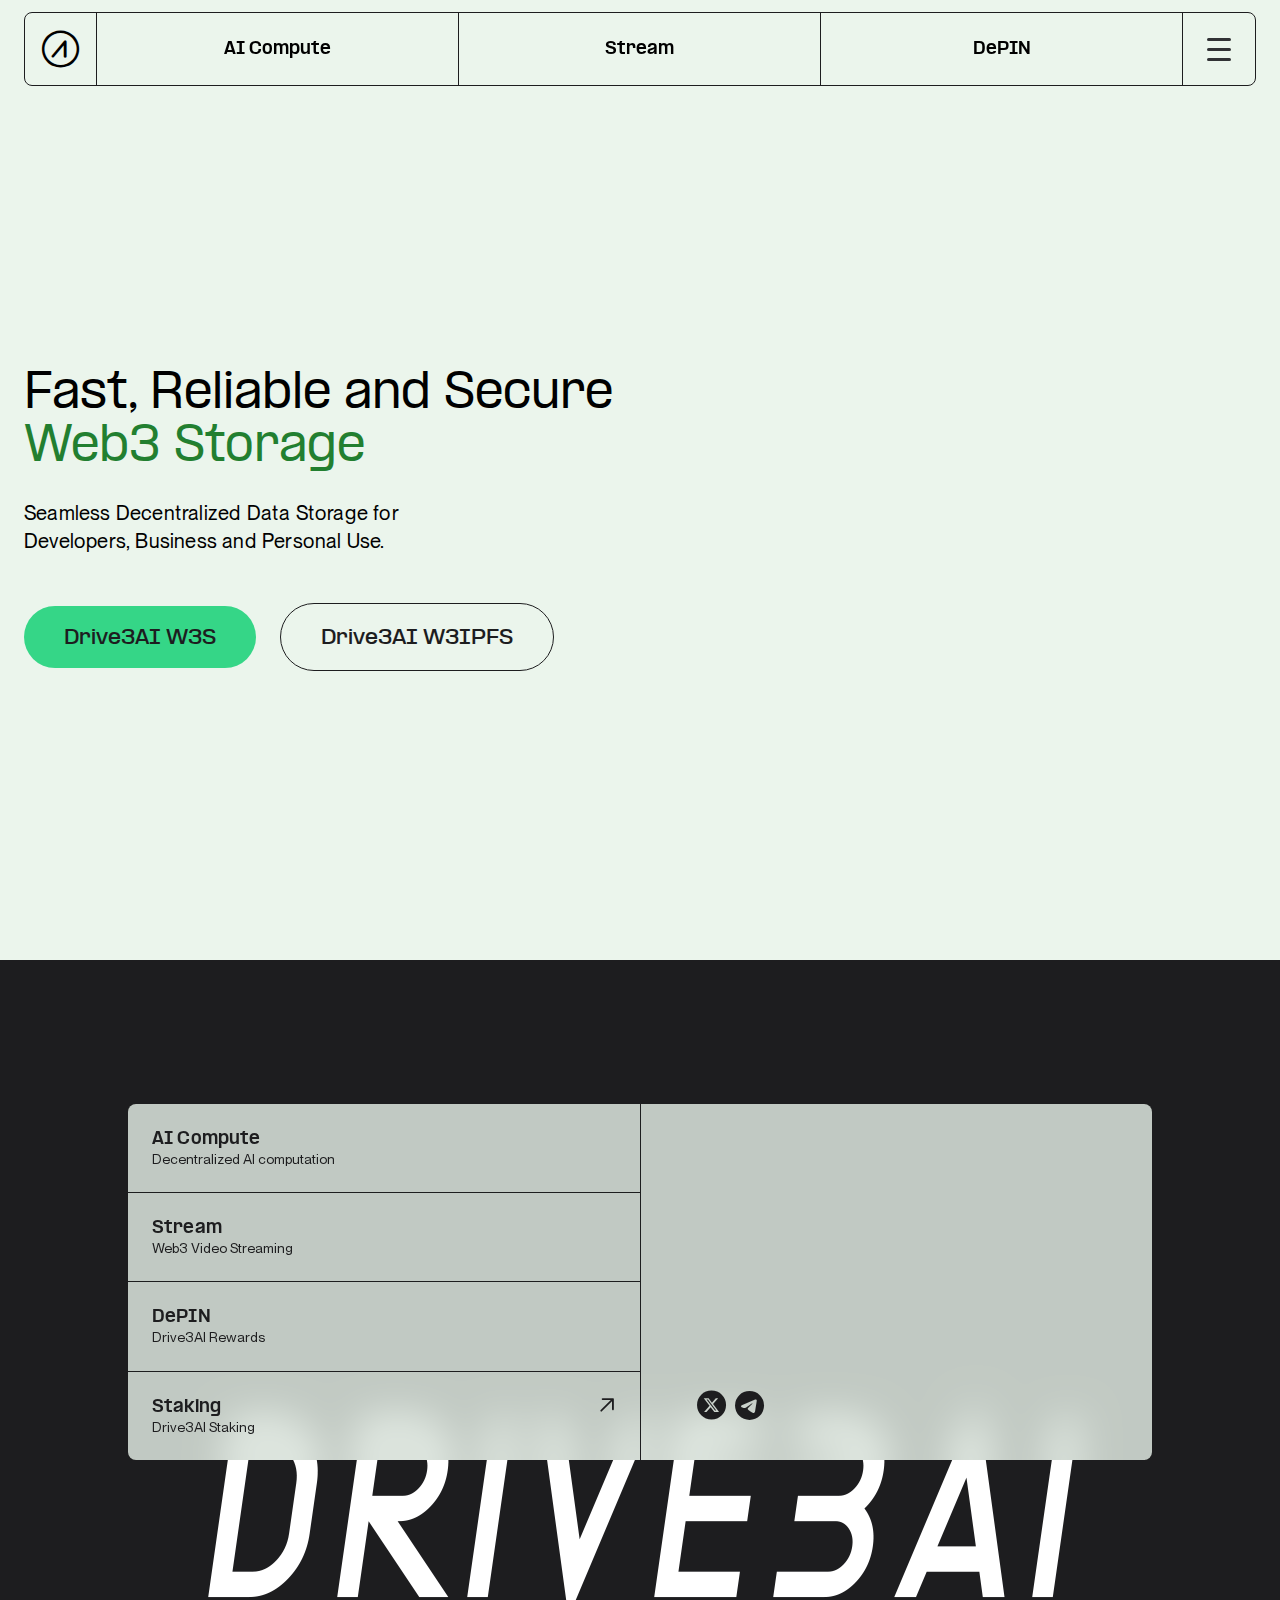
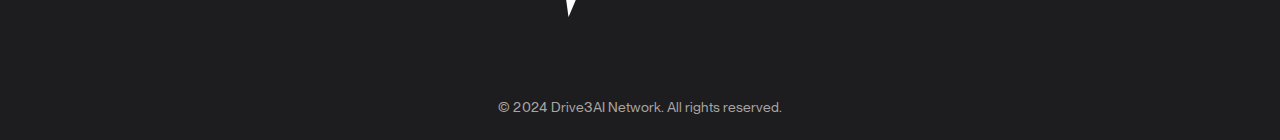
<file: aioz-store/index.html>
<!DOCTYPE html>
<html lang="en" class="__variable_1f43f6 __variable_5caffd">
  <head>
    <meta charset="utf-8" />
    <meta name="viewport" content="width=device-width, initial-scale=1" />
    <link
      rel="preload"
      href="/_next/static/media/2df30c945c6df786-s.p.woff2"
      as="font"
      crossorigin=""
      type="font/woff2"
    />
    <link
      rel="preload"
      href="/_next/static/media/3bdb697eb51417c6-s.p.woff2"
      as="font"
      crossorigin=""
      type="font/woff2"
    />
    <link
      rel="preload"
      href="/_next/static/media/8568e4c214e2f972-s.p.woff2"
      as="font"
      crossorigin=""
      type="font/woff2"
    />
    <link
      rel="preload"
      href="/_next/static/media/85b0462d44620522-s.p.woff2"
      as="font"
      crossorigin=""
      type="font/woff2"
    />
    <link
      rel="preload"
      href="/_next/static/media/c0d16f14ae522b57-s.p.woff2"
      as="font"
      crossorigin=""
      type="font/woff2"
    />
    <link
      rel="stylesheet"
      href="/_next/static/css/67381d5c0c3b7ece.css"
      crossorigin=""
      data-precedence="next"
    />
    <link
      rel="preload"
      as="script"
      fetchPriority="low"
      href="/_next/static/chunks/webpack-c23c6e33cc090f4e.js"
      crossorigin=""
    />
    <script
      src="/_next/static/chunks/fd9d1056-b4d2028c9b0b87c0.js"
      async=""
      crossorigin=""
    ></script>
    <script
      src="/_next/static/chunks/938-62e59700b9d5c52f.js"
      async=""
      crossorigin=""
    ></script>
    <script
      src="/_next/static/chunks/main-app-a70687d594b32533.js"
      async=""
      crossorigin=""
    ></script>
    <script
      src="/_next/static/chunks/895-b8431b1549139797.js"
      async=""
    ></script>
    <script
      src="/_next/static/chunks/623-cd80de5e57810669.js"
      async=""
    ></script>
    <script
      src="/_next/static/chunks/978-4d0170baa9ba0c9d.js"
      async=""
    ></script>
    <script
      src="/_next/static/chunks/640-2c1a522e7121b2c4.js"
      async=""
    ></script>
    <script
      src="/_next/static/chunks/844-72ca3b93d3f50554.js"
      async=""
    ></script>
    <script
      src="/_next/static/chunks/app/(page)/aioz-store/page-97105a8d23594244.js"
      async=""
    ></script>
    <script
      src="/_next/static/chunks/250-928a8bfbad46e0c5.js"
      async=""
    ></script>
    <script
      src="/_next/static/chunks/749-4e2d471b206a606c.js"
      async=""
    ></script>
    <script src="/_next/static/chunks/72-d2af591e434d1d16.js" async=""></script>
    <script
      src="/_next/static/chunks/626-1533f552c1b02cc5.js"
      async=""
    ></script>
    <script
      src="/_next/static/chunks/618-f433655c1184d57a.js"
      async=""
    ></script>
    <script
      src="/_next/static/chunks/app/(page)/layout-82ca9dcb578b772f.js"
      async=""
    ></script>
    <script
      src="/_next/static/chunks/dc112a36-e8b0103970a7c7de.js"
      async=""
    ></script>
    <script src="/_next/static/chunks/77-d2545d81f24767f4.js" async=""></script>
    <script
      src="/_next/static/chunks/499-25e7c2661558ae5f.js"
      async=""
    ></script>
    <script src="/_next/static/chunks/3-014f144ffe4d3567.js" async=""></script>
    <script
      src="/_next/static/chunks/app/(page)/(home)/page-6e2ef225f74510ed.js"
      async=""
    ></script>
    <script
      src="/_next/static/chunks/473-f35aa1658a8f3366.js"
      async=""
    ></script>
    <script
      src="/_next/static/chunks/app/layout-5a8c02d41e2dfb67.js"
      async=""
    ></script>
    <link
      rel="preload"
      href="https://www.googletagmanager.com/gtag/js?id=G-68DQYY1TG2"
      as="script"
    />
    <title>Drive3AI W3S: Web3 Object Storage with S3 Compatible</title>
    <meta
      name="description"
      content="Decentralized Data and File Storage for Developers, Businesses and Personal Use"
    />
    <meta name="publisher" content="https://www.facebook.com/aioznetwork" />
    <meta name="robots" content="index, follow" />
    <meta
      property="og:title"
      content="Drive3AI W3S: Web3 Object Storage with S3 Compatible"
    />
    <meta
      property="og:description"
      content="Decentralized Data and File Storage for Developers, Businesses and Personal Use"
    />
    <meta
      property="og:site_name"
      content="DePIN for Web3 • AI  • Streaming"
    />
    <meta property="og:locale" content="en_US" />

    <meta property="og:image:width" content="800" />
    <meta property="og:image:height" content="418" />
    <meta property="og:type" content="website" />
    <meta name="twitter:card" content="summary_large_image" />
    <meta name="twitter:site" content="@AIOZNetwork" />
    <meta
      name="twitter:title"
      content="Drive3AI W3S: Web3 Object Storage with S3 Compatible"
    />
    <meta
      name="twitter:description"
      content="Decentralized Data and File Storage for Developers, Businesses and Personal Use"
    />
    <meta
      name="twitter:image"
      content="https://aioz.network/images/metadata/aioz-w3s.jpg"
    />
    <link rel="icon" href="/favicon.ico" type="image/x-icon" sizes="44x44" />
    <meta name="next-size-adjust" />
    <script
      src="/_next/static/chunks/polyfills-c67a75d1b6f99dc8.js"
      crossorigin=""
      nomodule=""
    ></script>
  </head>
  <body class="min-h-screen bg-charcoal">
    <div class="relative bg-mint">
      <aside class="sticky left-0 right-0 top-3 z-50 h-0">
        <div class="container">
          <div class="rounded-lg border border-black bg-mint">
            <div class="flex flex-row justify-start divide-x divide-black">
              <div class="flex-grow md:flex-shrink md:flex-grow-0 xl:flex-grow">
                <a class="flex items-center gap-2 px-4 py-3 md:p-4" href="/"
                  ><span class="flex-shirk"
                    ><i class="icon-aioz-spiner block text-[2.5rem]"></i></span
                  ><span class="flex-grow md:hidden md:flex-grow-0 xl:block"
                    ><img src="/images/logo1.png"/></span
                ></a>
              </div>
              <div class="hidden flex-grow md:block">
                <nav
                  aria-label="Main"
                  data-orientation="horizontal"
                  dir="ltr"
                  class="relative z-10 flex-1 items-center justify-center max-w-none block h-full"
                >
                  <div style="position: relative">
                    <ul
                      data-orientation="horizontal"
                      class="group flex flex-1 list-none items-center justify-center divide-x divide-black space-x-0 w-full"
                      dir="ltr"
                    >
                      <li class="flex-1">
                        <a
                          href="/w3ai"
                          target="_self"
                          class="min-h-[4.5rem] relative flex flex-col items-center justify-center px-2 xl:px-6 py-4 xl:min-w-[16rem] xl:items-start transition-[color,background-color] duration-300 hover:bg-black hover:text-mint"
                          data-radix-collection-item=""
                          ><span
                            class="font-formula text-base font-extrabold leading-5"
                            >AI Compute</span
                          ><span class="hidden text-sm xl:block"
                            >Web3 AI Ecosystem</span
                          ></a
                        >
                      </li>
                      <li class="relative flex-1">
                        <nav
                          aria-label="Main"
                          data-orientation="horizontal"
                          dir="ltr"
                          class="relative z-10 flex-1 items-center justify-center max-w-none block h-full"
                        >
                          <div style="position: relative">
                            <ul
                              data-orientation="horizontal"
                              class="group flex flex-1 list-none items-center justify-center space-x-1 w-full"
                              dir="ltr"
                            >
                              <li class="flex-1">
                                <button
                                  type="button"
                                  id="radix-:R576uda:-trigger-radix-:Rt76uda:"
                                  data-state="closed"
                                  aria-expanded="false"
                                  aria-controls="radix-:R576uda:-content-radix-:Rt76uda:"
                                  class="group w-full"
                                  data-radix-collection-item=""
                                >
                                  <a
                                    href="/store"
                                    target="_self"
                                    class="min-h-[4.5rem] relative flex flex-col items-center justify-center px-2 xl:px-6 py-4 xl:min-w-[16rem] xl:items-start transition-[color,background-color] duration-300 hover:bg-black hover:text-mint"
                                    data-radix-collection-item=""
                                    ><span
                                      class="font-formula text-base font-extrabold leading-5"
                                      >Storage</span
                                    ><span class="hidden text-sm xl:block"
                                      >Fast, Reliable Web3 Storage</span
                                    ></a
                                  >
                                </button>
                              </li>
                            </ul>
                          </div>
                          <div
                            class="absolute left-0 top-full flex justify-center w-full"
                          ></div>
                        </nav>
                      </li>
                      <li class="flex-1">
                        <a
                          href="/w3stream"
                          target="_self"
                          class="min-h-[4.5rem] relative flex flex-col items-center justify-center px-2 xl:px-6 py-4 xl:min-w-[16rem] xl:items-start transition-[color,background-color] duration-300 hover:bg-black hover:text-mint"
                          data-radix-collection-item=""
                          ><span
                            class="font-formula text-base font-extrabold leading-5"
                            >Stream</span
                          ><span class="hidden text-sm xl:block"
                            >Web3 Video Streaming</span
                          ></a
                        >
                      </li>
                      <li class="flex-1">
                        <a
                          href="/node"
                          target="_self"
                          class="min-h-[4.5rem] relative flex flex-col items-center justify-center px-2 xl:px-6 py-4 xl:min-w-[16rem] xl:items-start transition-[color,background-color] duration-300 hover:bg-black hover:text-mint"
                          data-radix-collection-item=""
                          ><span
                            class="font-formula text-base font-extrabold leading-5"
                            >DePIN</span
                          ><span class="hidden text-sm xl:block"
                            >Drive3AI Rewards</span
                          ></a
                        >
                      </li>
                    </ul>
                  </div>
                  <div
                    class="absolute left-0 top-full flex justify-center w-full"
                  ></div>
                </nav>
              </div>
              <div class="flex-shirk">
                <button
                  type="button"
                  class="block cursor-pointer p-5 md:p-6 outline-none"
                  id="radix-:R1muda:"
                  aria-haspopup="menu"
                  aria-expanded="false"
                  data-state="closed"
                >
                  <svg viewBox="0 0 24 24" class="h-6 w-6 fill-charcoal">
                    <rect y="1" width="24" height="3" rx="1.5"></rect>
                    <rect y="11" width="24" height="3" rx="1.5"></rect>
                    <rect y="21" width="24" height="3" rx="1.5"></rect>
                  </svg>
                </button>
              </div>
            </div>
          </div>
        </div>
      </aside>
      <main>
        <section class="relative overflow-hidden">
          <video
            playsinline=""
            class="hero-video pointer-events-none absolute left-0 top-0 -translate-y-[8%] sm:left-1/2 sm:top-1/2 sm:-translate-x-1/2 sm:-translate-y-1/2 z-0 w-[calc(100%+2px)] md:h-[calc(100%+2px)] object-cover"
            muted=""
            autoplay=""
            loop=""
          >
            <source
              src="https://content.aioz.network/aioz/videos/light/web3-storage/hero/desktop.mp4"
              type='video/mp4; codecs="hvc1"'
              media="(min-width:768px)"
            />
            <source
              src="https://content.aioz.network/aioz/videos/light/web3-storage/hero/desktop.webm"
              type="video/webm"
              media="(min-width:768px)"
            />
            <source
              src="https://content.aioz.network/aioz/videos/light/web3-storage/hero/mobile.mp4"
              type='video/mp4; codecs="hvc1"'
            />
            <source
              src="https://content.aioz.network/aioz/videos/light/web3-storage/hero/mobile.webm"
              type="video/webm"
            />
          </video>
          <div class="container relative">
            <div
              class="relative z-10 flex items-end md:items-center md:aspect-video pb-[4.5rem] md:pb-0 min-h-[60rem] xl:min-h-screen md:pt-20 max-w-full"
            >
              <div class="flex flex-col gap-8 md:gap-12">
                <div class="space-y-4 md:space-y-6">
                  <h1
                    class="font-formula font-medium text-[2.5rem] leading-[120%] lg:text-[2.75rem] xl:text-[3rem] xl:tracking-[1px] max-w-none sm:max-w-[70%] lg:max-w-none"
                  >
                    <span>Fast, Reliable and Secure</span>
                    <br class="hidden lg:block" /><span class="text-green-dark"
                      >Web3 Storage</span
                    >
                  </h1>
                  <p
                    class="font-neue text-lg leading-[130%] tracking-[0.18px] lg:text-xl lg:tracking-[0.2px] xl:text-[1.375rem] max-w-sm"
                  >
                    Seamless Decentralized Data Storage for Developers, Business
                    and Personal Use.
                  </p>
                </div>
                <div class="flex items-center flex-wrap gap-6">
                  <button
                    class="px-10 py-4 md:py-[1.125rem] group relative overflow-hidden rounded-full bg-green w-full sm:w-auto"
                  >
                    <span
                      class="absolute left-0 top-full h-[12.5rem] w-full rounded-full"
                      style="background-color: black"
                    ></span
                    ><span
                      class="relative flex flex-row items-center justify-center gap-4 overflow-hidden md:justify-start"
                      ><span
                        class="font-formula relative block text-[1rem] font-bold leading-[1.375rem] text-black md:text-[1.125rem] xl:leading-7"
                        ><span class="inline-block whitespace-nowrap pt-1"
                          >Drive3AI W3S</span
                        ><span
                          class="item-center absolute left-0 transition duration-300 text-black group-hover:text-green top-[100%] pt-1"
                          aria-hidden="true"
                          >Drive3AI W3S</span
                        ><span
                          class="item-center absolute left-0 transition duration-300 text-black group-hover:text-green top-[200%] pt-1"
                          aria-hidden="true"
                          >Drive3AI W3S</span
                        ></span
                      ></span
                    ></button
                  ><button
                    class="group flex flex-row items-center gap-4 rounded-full border transition duration-300 justify-center md:justify-start px-10 py-[0.875rem] md:py-[1.1875rem] border-black hover:bg-black hover:text-white w-full sm:w-auto"
                  >
                    <span
                      class="block pt-1 font-formula font-bold text-[1rem] leading-6 whitespace-nowrap transition duration-300 md:text-[1.125rem] text-black group-hover:text-white"
                      >Drive3AI W3IPFS</span
                    >
                  </button>
                </div>
              </div>
            </div>
          </div>
        </section>
      </main>
      <div
        class="bg-black px-4 pb-6 pt-[4.5rem] text-white md:pt-24 xl:pb-8 xl:pt-32"
      >
        
        <div class="mx-auto max-w-5xl xl:max-w-6xl mt-12 md:mt-18 xl:mt-24">
          <div
            class="overflow-hidden rounded-lg bg-mint bg-opacity-80 backdrop-blur-[20px]"
          >
            <div class="flex flex-col md:flex-row md:divide-x md:divide-black">
              <nav class="flex-[1_1_50%] divide-y divide-black">
                <a
                  class="relative group flex flex-col px-6 py-4 text-black transition duration-300 lg:hover:bg-charcoal lg:hover:text-white md:p-6 outline-none"
                  target="_self"
                  href="/w3ai"
                  ><span
                    class="font-formula text-base leading-[1.375em] font-extrabold tracking-[0.01em]"
                    >AI Compute</span
                  ><span class="font-neue text-sm leading-[130%] lg: xl:"
                    >Decentralized AI computation</span
                  ></a
                ><a
                  class="relative group flex flex-col px-6 py-4 text-black transition duration-300 lg:hover:bg-charcoal lg:hover:text-white md:p-6 outline-none"
                  target="_self"
                  href="/store"
                  ><span
                    class="font-formula text-base leading-[1.375em] font-extrabold tracking-[0.01em]"
                    >Storage</span
                  ><span class="font-neue text-sm leading-[130%] lg: xl:"
                    >Fast, Reliable and Secure</span
                  ></a
                ><a
                  class="relative group flex flex-col px-6 py-4 text-black transition duration-300 lg:hover:bg-charcoal lg:hover:text-white md:p-6 outline-none"
                  target="_self"
                  href="/w3stream"
                  ><span
                    class="font-formula text-base leading-[1.375em] font-extrabold tracking-[0.01em]"
                    >Stream</span
                  ><span class="font-neue text-sm leading-[130%] lg: xl:"
                    >Web3 Video Streaming</span
                  ></a
                ><a
                  class="relative group flex flex-col px-6 py-4 text-black transition duration-300 lg:hover:bg-charcoal lg:hover:text-white md:p-6 outline-none"
                  target="_self"
                  href="/node"
                  ><span
                    class="font-formula text-base leading-[1.375em] font-extrabold tracking-[0.01em]"
                    >DePIN</span
                  ><span class="font-neue text-sm leading-[130%] lg: xl:"
                    >Drive3AI Rewards</span
                  ></a
                ><a
                  class="relative group flex flex-col px-6 py-4 text-black transition duration-300 lg:hover:bg-charcoal lg:hover:text-white md:p-6 outline-none"
                  target="_blank"
                  href="https://app.drive3ai.org/"
                  ><span
                    class="font-formula text-base leading-[1.375em] font-extrabold tracking-[0.01em]"
                    >Staking</span
                  ><span class="font-neue text-sm leading-[130%] lg: xl:"
                    >Drive3AI Staking</span
                  ><i
                    class="icon-arrow transtion-[top,right] absolute right-6 top-6 text-lg duration-300 group-hover:right-5 group-hover:top-5"
                  ></i
                ></a>
              </nav>
              <div
                class="flex-[1_1_50%] flex flex-col justify-between px-4 pb-10 pt-6 md:px-14 md:py-10"
              >
                <video
                  class="w-full pointer-events-none max-w-xs mx-auto"
                  autoplay=""
                  loop=""
                  muted=""
                  playsinline=""
                >
                  <source
                    src="https://content.aioz.network/aioz/videos/light/modules/footer/footer-video.mp4"
                    type='video/mp4; codecs="hvc1"'
                  />
                  <source
                    src="https://content.aioz.network/aioz/videos/light/modules/footer/footer-video.webm"
                    type="video/webm"
                  />
                </video>
                <nav class="flex flex-row items-end justify-between gap-8">
                  <ul class="flex flex-col gap-3">

                    <li>
                      <a
                        class="text-black transition-[padding] hover:pl-1"
                        href="https://doc.drive3ai.org/"
                        ><span
                          class="font-formula text-base leading-[120%] font-extrabold tracking-[0.8px]"
                          >Docs</span
                        ></a
                      >
                    </li>

                  </ul>
                  <ul class="inline-flex gap-2">
                    <li>
                      <a
                        target="_blank"
                        class="rounded-full text-3xl text-black transition-colors duration-300 hover:text-green-dark"
                        href="https://x.com/Drive3AI_ETH"
                        ><i class="icon-x block"></i
                      ></a>
                    </li>
                    <li>
                      <a
                        target="_blank"
                        class="rounded-full text-3xl text-black transition-colors duration-300 hover:text-green-dark"
                        href="https://t.me/Drive3AI_ETH"
                        ><i class="icon-telegram block"></i
                      ></a>
                    </li>
                  </ul>
                </nav>
              </div>
            </div>
          </div>
        </div>
        <div
          class="flex flex-col items-center overflow-hidden -mx-4 md:mx-auto mt-6 md:-mt-24 xl:-mt-24 gap-8 md:gap-12"
        >
          <div class="-mx-2 md:mx-auto">
            <img
              alt="Drive3AI Logo"
              loading="lazy"
              width="919"
              height="286"
              decoding="async"
              data-nimg="1"
              class="block w-full"
              style="color: transparent"
              src="/_next/static/media/aioz-logo.65a6b894.svg"
            />
          </div>
          <span class="font-neue text-sm leading-[130%] lg: xl: text-grey30"
            >©
            <!-- -->2024<!-- -->
            Drive3AI Network. All rights reserved.</span
          >
        </div>
      </div>
    </div>
    <div
      role="region"
      aria-label="Notifications (F8)"
      tabindex="-1"
      style="pointer-events: none"
    >
      <ol
        tabindex="-1"
        class="fixed top-0 z-[100] flex max-h-screen w-full flex-col-reverse p-4 sm:bottom-0 sm:right-0 sm:top-auto sm:flex-col md:max-w-[420px]"
      ></ol>
    </div>
    <div></div>
    <script
      src="/_next/static/chunks/webpack-c23c6e33cc090f4e.js"
      crossorigin=""
      async=""
    ></script>
    <script>
      (self.__next_f = self.__next_f || []).push([0]);
      self.__next_f.push([2, null]);
    </script>
    <script>
      self.__next_f.push([
        1,
        '1:HL["/_next/static/media/2df30c945c6df786-s.p.woff2","font",{"crossOrigin":"","type":"font/woff2"}]\n2:HL["/_next/static/media/3bdb697eb51417c6-s.p.woff2","font",{"crossOrigin":"","type":"font/woff2"}]\n3:HL["/_next/static/media/8568e4c214e2f972-s.p.woff2","font",{"crossOrigin":"","type":"font/woff2"}]\n4:HL["/_next/static/media/85b0462d44620522-s.p.woff2","font",{"crossOrigin":"","type":"font/woff2"}]\n5:HL["/_next/static/media/c0d16f14ae522b57-s.p.woff2","font",{"crossOrigin":"","type":"font/woff2"}]\n6:HL["/',
      ]);
    </script>
    <script>
      self.__next_f.push([
        1,
        '_next/static/css/67381d5c0c3b7ece.css","style",{"crossOrigin":""}]\n0:"$L7"\n',
      ]);
    </script>
    <script>
      self.__next_f.push([
        1,
        '8:I[47690,[],""]\na:I[16973,["895","static/chunks/895-b8431b1549139797.js","623","static/chunks/623-cd80de5e57810669.js","978","static/chunks/978-4d0170baa9ba0c9d.js","640","static/chunks/640-2c1a522e7121b2c4.js","844","static/chunks/844-72ca3b93d3f50554.js","274","static/chunks/app/(page)/aioz-store/page-97105a8d23594244.js"],""]\nb:I[5613,[],""]\nc:I[31778,[],""]\nd:I[36282,["895","static/chunks/895-b8431b1549139797.js","623","static/chunks/623-cd80de5e57810669.js","978","static/chunks/978-4d0170baa9ba0c9d.js',
      ]);
    </script>
    <script>
      self.__next_f.push([
        1,
        '","250","static/chunks/250-928a8bfbad46e0c5.js","749","static/chunks/749-4e2d471b206a606c.js","72","static/chunks/72-d2af591e434d1d16.js","626","static/chunks/626-1533f552c1b02cc5.js","618","static/chunks/618-f433655c1184d57a.js","548","static/chunks/app/(page)/layout-82ca9dcb578b772f.js"],""]\ne:I[23945,["895","static/chunks/895-b8431b1549139797.js","623","static/chunks/623-cd80de5e57810669.js","978","static/chunks/978-4d0170baa9ba0c9d.js","250","static/chunks/250-928a8bfbad46e0c5.js","749","static/chunks/7',
      ]);
    </script>
    <script>
      self.__next_f.push([
        1,
        '49-4e2d471b206a606c.js","72","static/chunks/72-d2af591e434d1d16.js","626","static/chunks/626-1533f552c1b02cc5.js","618","static/chunks/618-f433655c1184d57a.js","548","static/chunks/app/(page)/layout-82ca9dcb578b772f.js"],""]\nf:I[96178,["895","static/chunks/895-b8431b1549139797.js","623","static/chunks/623-cd80de5e57810669.js","978","static/chunks/978-4d0170baa9ba0c9d.js","250","static/chunks/250-928a8bfbad46e0c5.js","749","static/chunks/749-4e2d471b206a606c.js","72","static/chunks/72-d2af591e434d1d16.js","6',
      ]);
    </script>
    <script>
      self.__next_f.push([
        1,
        '26","static/chunks/626-1533f552c1b02cc5.js","618","static/chunks/618-f433655c1184d57a.js","548","static/chunks/app/(page)/layout-82ca9dcb578b772f.js"],""]\n',
      ]);
    </script>
    <script>
      self.__next_f.push([
        1,
        '10:I[81749,["705","static/chunks/dc112a36-e8b0103970a7c7de.js","895","static/chunks/895-b8431b1549139797.js","623","static/chunks/623-cd80de5e57810669.js","978","static/chunks/978-4d0170baa9ba0c9d.js","250","static/chunks/250-928a8bfbad46e0c5.js","749","static/chunks/749-4e2d471b206a606c.js","640","static/chunks/640-2c1a522e7121b2c4.js","72","static/chunks/72-d2af591e434d1d16.js","77","static/chunks/77-d2545d81f24767f4.js","499","static/chunks/499-25e7c2661558ae5f.js","3","static/chunks/3-014f144ffe4d3567.js","844","static/chunks/844-72ca3b93d3f50554.js","110","static/chunks/app/(page)/(home)/page-6e2ef225f74510ed.js"],"Image"]\n',
      ]);
    </script>
    <script>
      self.__next_f.push([
        1,
        '11:I[27711,["895","static/chunks/895-b8431b1549139797.js","72","static/chunks/72-d2af591e434d1d16.js","77","static/chunks/77-d2545d81f24767f4.js","626","static/chunks/626-1533f552c1b02cc5.js","473","static/chunks/473-f35aa1658a8f3366.js","185","static/chunks/app/layout-5a8c02d41e2dfb67.js"],"Providers"]\n16:I[69657,["895","static/chunks/895-b8431b1549139797.js","72","static/chunks/72-d2af591e434d1d16.js","77","static/chunks/77-d2545d81f24767f4.js","626","static/chunks/626-1533f552c1b02cc5.js","473","static/c',
      ]);
    </script>
    <script>
      self.__next_f.push([
        1,
        'hunks/473-f35aa1658a8f3366.js","185","static/chunks/app/layout-5a8c02d41e2dfb67.js"],"Toaster"]\n17:I[85935,["895","static/chunks/895-b8431b1549139797.js","72","static/chunks/72-d2af591e434d1d16.js","77","static/chunks/77-d2545d81f24767f4.js","626","static/chunks/626-1533f552c1b02cc5.js","473","static/chunks/473-f35aa1658a8f3366.js","185","static/chunks/app/layout-5a8c02d41e2dfb67.js"],""]\n19:I[48955,[],""]\n12:{"fontFamily":"system-ui,\\"Segoe UI\\",Roboto,Helvetica,Arial,sans-serif,\\"Apple Color Emoji\\",\\"Seg',
      ]);
    </script>
    <script>
      self.__next_f.push([
        1,
        'oe UI Emoji\\"","height":"100vh","textAlign":"center","display":"flex","flexDirection":"column","alignItems":"center","justifyContent":"center"}\n13:{"display":"inline-block","margin":"0 20px 0 0","padding":"0 23px 0 0","fontSize":24,"fontWeight":500,"verticalAlign":"top","lineHeight":"49px"}\n14:{"display":"inline-block"}\n15:{"fontSize":14,"fontWeight":400,"lineHeight":"49px","margin":0}\n',
      ]);
    </script>
    <script>
      self.__next_f.push([
        1,
        '7:[[["$","link","0",{"rel":"stylesheet","href":"/_next/static/css/67381d5c0c3b7ece.css","precedence":"next","crossOrigin":""}]],["$","$L8",null,{"buildId":"XUI0T4FjsOcjKYa_lhBCL","assetPrefix":"","initialCanonicalUrl":"/aioz-store","initialTree":["",{"children":["(page)",{"children":["aioz-store",{"children":["__PAGE__",{}]}]}]},"$undefined","$undefined",true],"initialSeedData":["",{"children":["(page)",{"children":["aioz-store",{"children":["__PAGE__",{},["$L9",["$","main",null,{"children":["$","$La",null,{}]}],null]]},["$","$Lb",null,{"parallelRouterKey":"children","segmentPath":["children","(page)","children","aioz-store","children"],"loading":"$undefined","loadingStyles":"$undefined","loadingScripts":"$undefined","hasLoading":false,"error":"$undefined","errorStyles":"$undefined","errorScripts":"$undefined","template":["$","$Lc",null,{}],"templateStyles":"$undefined","templateScripts":"$undefined","notFound":"$undefined","notFoundStyles":"$undefined","styles":null}]]},[null,["$","div",null,{"className":"relative bg-mint","children":[["$","$Ld",null,{}],["$","$Lb",null,{"parallelRouterKey":"children","segmentPath":["children","(page)","children"],"loading":"$undefined","loadingStyles":"$undefined","loadingScripts":"$undefined","hasLoading":false,"error":"$undefined","errorStyles":"$undefined","errorScripts":"$undefined","template":["$","$Lc",null,{}],"templateStyles":"$undefined","templateScripts":"$undefined","notFound":[["$","title",null,{"children":"404: This page could not be found."}],["$","div",null,{"style":{"fontFamily":"system-ui,\\"Segoe UI\\",Roboto,Helvetica,Arial,sans-serif,\\"Apple Color Emoji\\",\\"Segoe UI Emoji\\"","height":"100vh","textAlign":"center","display":"flex","flexDirection":"column","alignItems":"center","justifyContent":"center"},"children":["$","div",null,{"children":[["$","style",null,{"dangerouslySetInnerHTML":{"__html":"body{color:#000;background:#fff;margin:0}.next-error-h1{border-right:1px solid rgba(0,0,0,.3)}@media (prefers-color-scheme:dark){body{color:#fff;background:#000}.next-error-h1{border-right:1px solid rgba(255,255,255,.3)}}"}}],["$","h1",null,{"className":"next-error-h1","style":{"display":"inline-block","margin":"0 20px 0 0","padding":"0 23px 0 0","fontSize":24,"fontWeight":500,"verticalAlign":"top","lineHeight":"49px"},"children":"404"}],["$","div",null,{"style":{"display":"inline-block"},"children":["$","h2",null,{"style":{"fontSize":14,"fontWeight":400,"lineHeight":"49px","margin":0},"children":"This page could not be found."}]}]]}]}]],"notFoundStyles":[],"styles":null}],["$","div",null,{"className":"bg-black px-4 pb-6 pt-[4.5rem] text-white md:pt-24 xl:pb-8 xl:pt-32","children":[["$","$Le",null,{}],["$","$Lf",null,{}],["$","div",null,{"className":"flex flex-col items-center overflow-hidden -mx-4 md:mx-auto mt-6 md:-mt-24 xl:-mt-24 gap-8 md:gap-12","children":[["$","div",null,{"className":"-mx-2 md:mx-auto","children":["$","$L10",null,{"className":"block w-full","alt":"Drive3AI Logo","src":{"src":"/_next/static/media/aioz-logo.65a6b894.svg","height":286,"width":919,"blurWidth":0,"blurHeight":0}}]}],["$","span",null,{"className":"font-neue text-sm leading-[130%] lg: xl: text-grey30","children":["© ",2024," Drive3AI Network. All rights reserved."]}]]}]]}]]}],null]]},[null,["$","$L11",null,{"children":["$","html",null,{"lang":"en","className":"__variable_1f43f6 __variable_5caffd","children":["$","body",null,{"className":"min-h-screen bg-charcoal","children":[["$","$Lb",null,{"parallelRouterKey":"children","segmentPath":["children"],"loading":"$undefined","loadingStyles":"$undefined","loadingScripts":"$undefined","hasLoading":false,"error":"$undefined","errorStyles":"$undefined","errorScripts":"$undefined","template":["$","$Lc",null,{}],"templateStyles":"$undefined","templateScripts":"$undefined","notFound":[["$","title",null,{"children":"404: This page could not be found."}],["$","div",null,{"style":"$12","children":["$","div",null,{"children":[["$","style",null,{"dangerouslySetInnerHTML":{"__html":"body{color:#000;background:#fff;margin:0}.next-error-h1{border-right:1px solid rgba(0,0,0,.3)}@media (prefers-color-scheme:dark){body{color:#fff;background:#000}.next-error-h1{border-right:1px solid rgba(255,255,255,.3)}}"}}],["$","h1",null,{"className":"next-error-h1","style":"$13","children":"404"}],["$","div",null,{"style":"$14","children":["$","h2",null,{"style":"$15","children":"This page could not be found."}]}]]}]}]],"notFoundStyles":[],"styles":null}],["$","$L16",null,{}],["$","div",null,{"children":[["$","$L17",null,{"src":"https://www.googletagmanager.com/gtag/js?id=G-68DQYY1TG2"}],["$","$L17",null,{"id":"google-analytics","children":"\\n          window.dataLayer = window.dataLayer || [];\\n          function gtag(){dataLayer.push(arguments);}\\n          gtag(\'js\', new Date());\\n \\n          gtag(\'config\', \'G-68DQYY1TG2\');\\n        "}]]}]]}]}]}],null]],"initialHead":[false,"$L18"],"globalErrorComponent":"$19"}]]\n',
      ]);
    </script>
    <script>
      self.__next_f.push([
        1,
        '18:[["$","meta","0",{"name":"viewport","content":"width=device-width, initial-scale=1"}],["$","meta","1",{"charSet":"utf-8"}],["$","title","2",{"children":"Drive3AI W3S: Web3 Object Storage with S3 Compatible"}],["$","meta","3",{"name":"description","content":"Decentralized Data and File Storage for Developers, Businesses and Personal Use"}],["$","meta","4",{"name":"publisher","content":"https://www.facebook.com/aioznetwork"}],["$","meta","5",{"name":"robots","content":"index, follow"}],["$","meta","6",{"property":"og:title","content":"Drive3AI W3S: Web3 Object Storage with S3 Compatible"}],["$","meta","7",{"property":"og:description","content":"Decentralized Data and File Storage for Developers, Businesses and Personal Use"}],["$","meta","8",{"property":"og:site_name","content":"DePIN for Web3 • AI  • Streaming"}],["$","meta","9",{"property":"og:locale","content":"en_US"}],["$","meta","11",{"property":"og:image:width","content":"800"}],["$","meta","12",{"property":"og:image:height","content":"418"}],["$","meta","13",{"property":"og:type","content":"website"}],["$","meta","14",{"name":"twitter:card","content":"summary_large_image"}],["$","meta","15",{"name":"twitter:site","content":"@AIOZNetwork"}],["$","meta","16",{"name":"twitter:title","content":"Drive3AI W3S: Web3 Object Storage with S3 Compatible"}],["$","meta","17",{"name":"twitter:description","content":"Decentralized Data and File Storage for Developers, Businesses and Personal Use"}],["$","meta","18",{"name":"twitter:image","content":"https://aioz.network/images/metadata/aioz-w3s.jpg"}],["$","link","19",{"rel":"icon","href":"/favicon.ico","type":"image/x-icon","sizes":"44x44"}],["$","meta","20",{"name":"next-size-adjust"}]]\n',
      ]);
    </script>
    <script>
      self.__next_f.push([1, "9:null\n"]);
    </script>
    <script>
      self.__next_f.push([1, ""]);
    </script>
  </body>
</html>
</file>
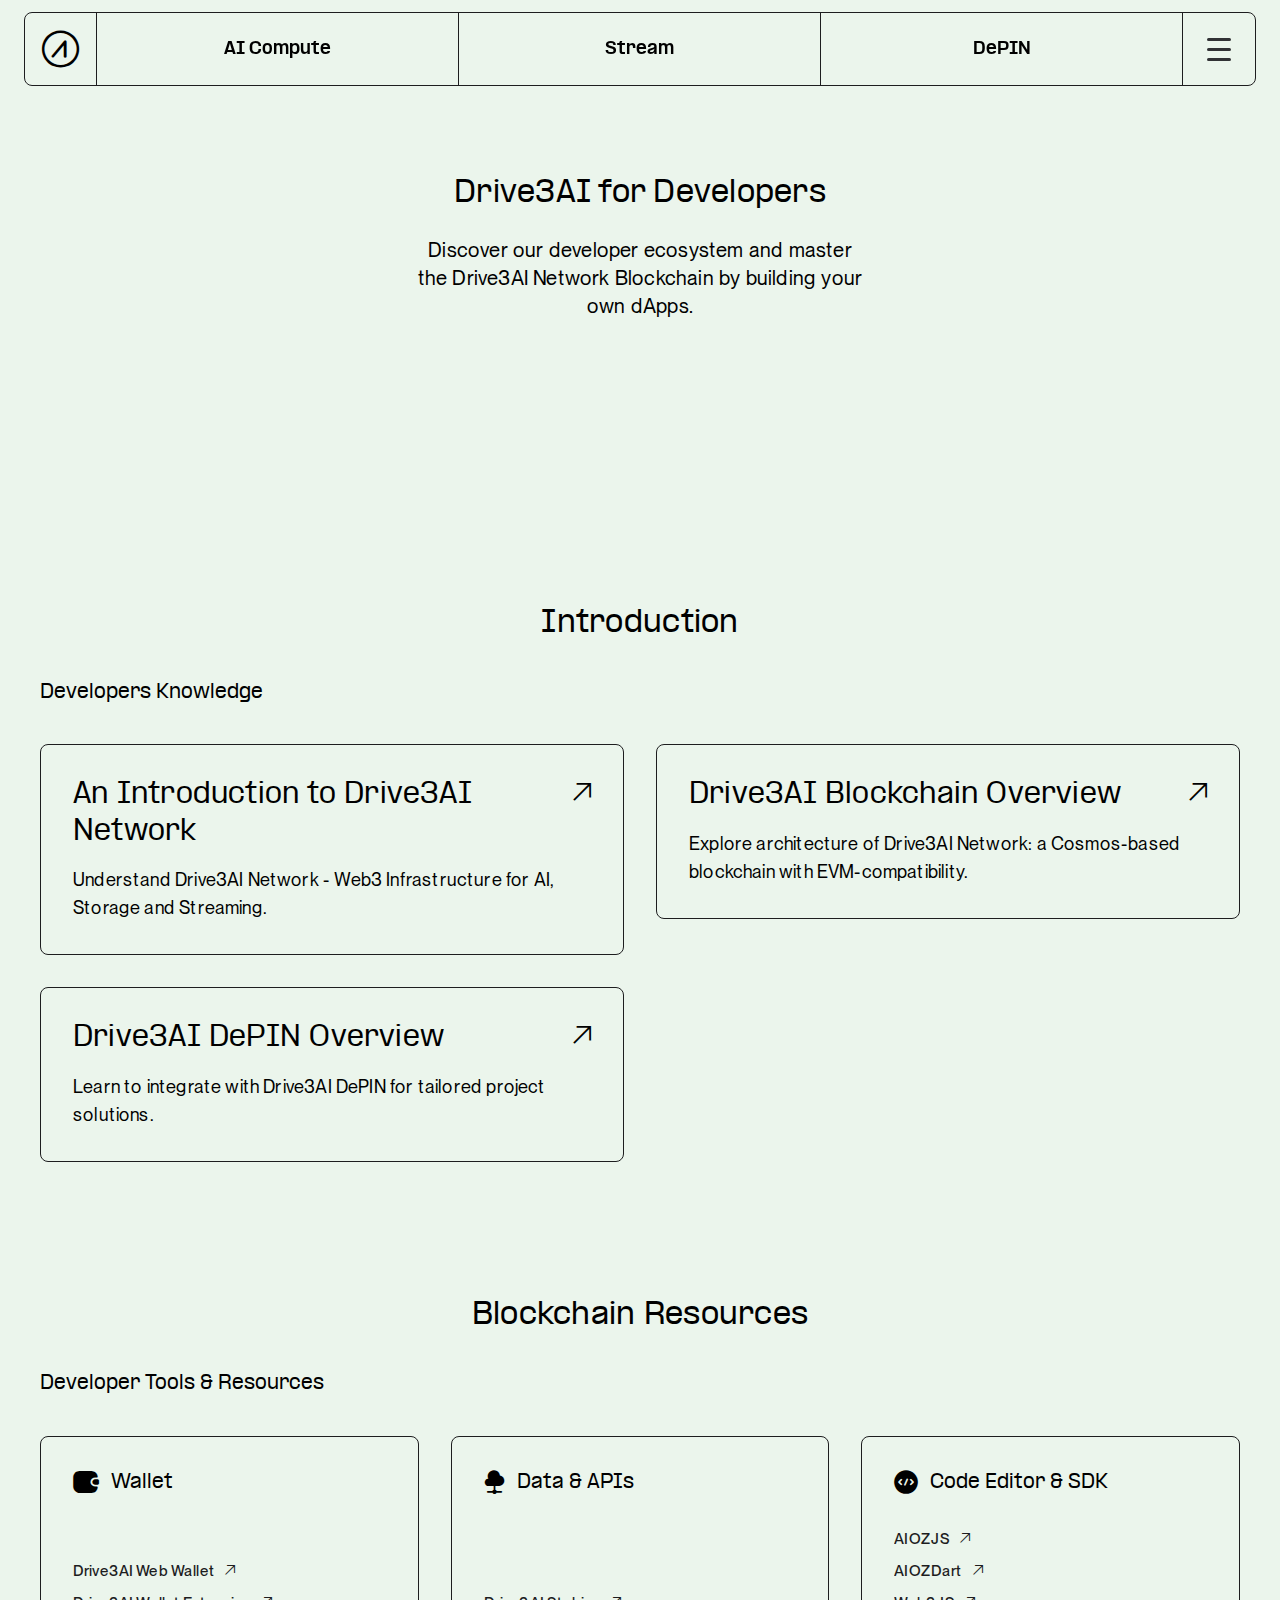
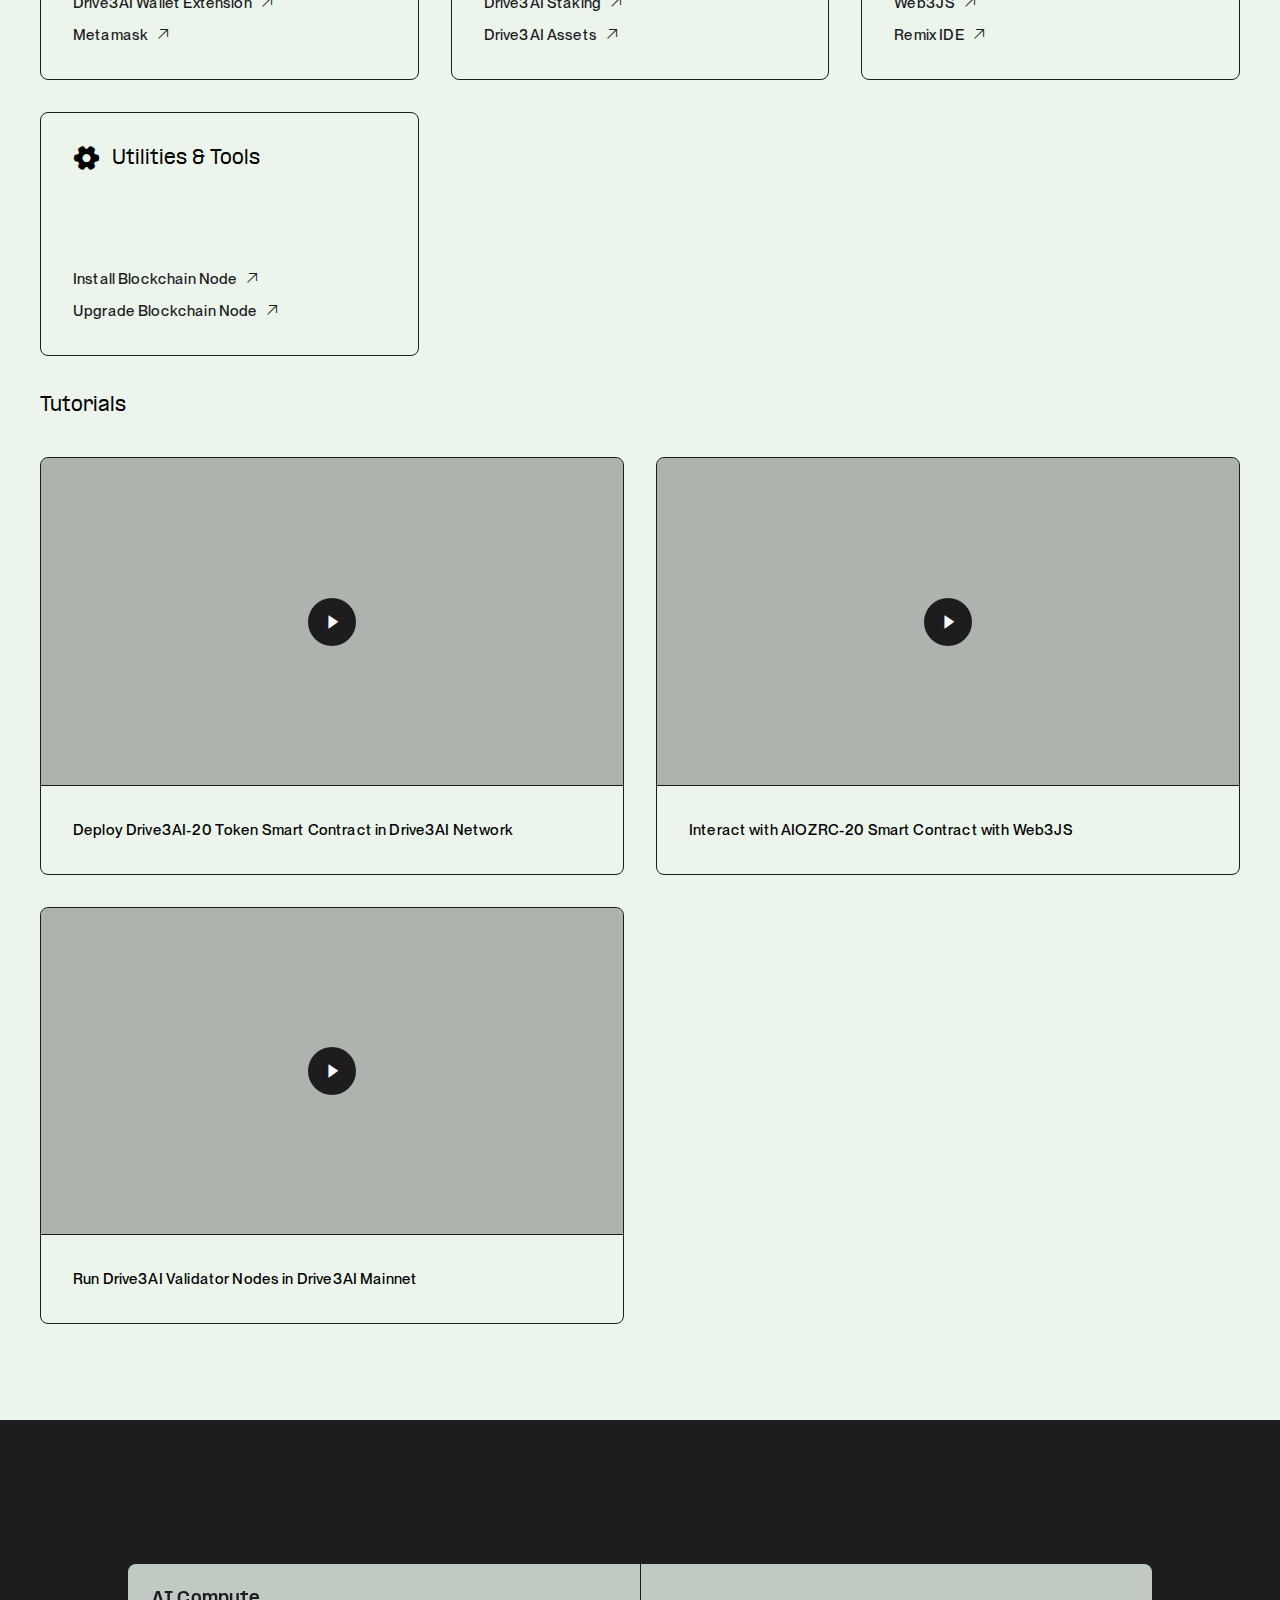
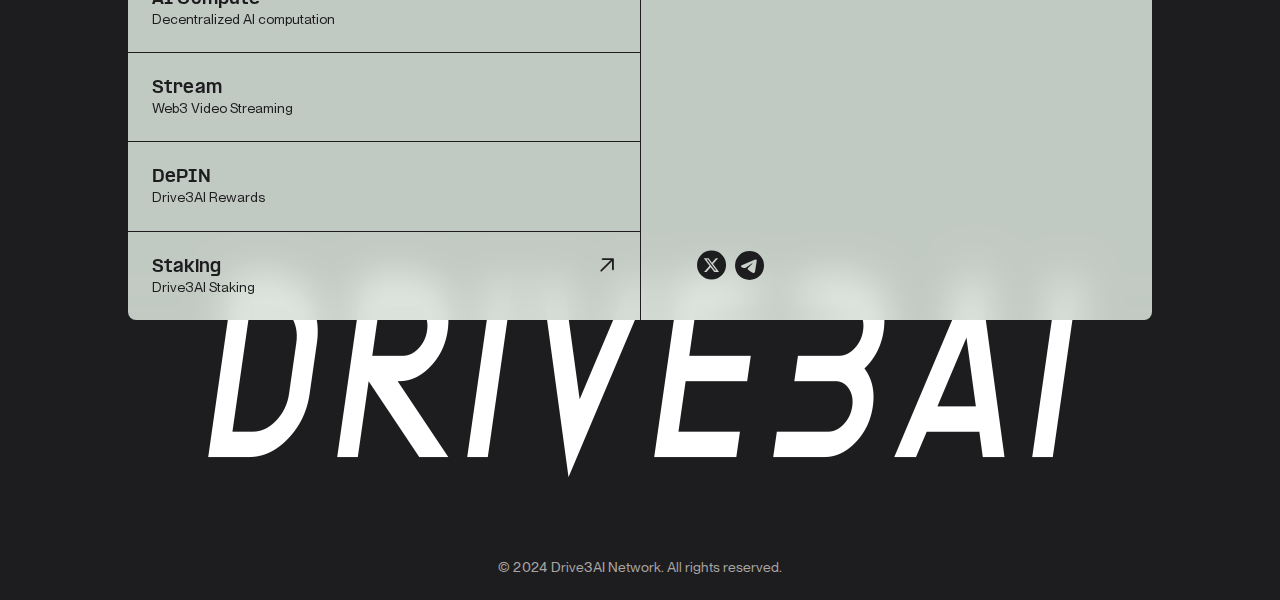
<file: develop/index.html>
<!DOCTYPE html>
<html lang="en" class="__variable_1f43f6 __variable_5caffd">
  <head>
    <meta charset="utf-8" />
    <meta name="viewport" content="width=device-width, initial-scale=1" />
    <link
      rel="preload"
      href="/_next/static/media/2df30c945c6df786-s.p.woff2"
      as="font"
      crossorigin=""
      type="font/woff2"
    />
    <link
      rel="preload"
      href="/_next/static/media/3bdb697eb51417c6-s.p.woff2"
      as="font"
      crossorigin=""
      type="font/woff2"
    />
    <link
      rel="preload"
      href="/_next/static/media/8568e4c214e2f972-s.p.woff2"
      as="font"
      crossorigin=""
      type="font/woff2"
    />
    <link
      rel="preload"
      href="/_next/static/media/85b0462d44620522-s.p.woff2"
      as="font"
      crossorigin=""
      type="font/woff2"
    />
    <link
      rel="preload"
      href="/_next/static/media/c0d16f14ae522b57-s.p.woff2"
      as="font"
      crossorigin=""
      type="font/woff2"
    />
    <link
      rel="stylesheet"
      href="/_next/static/css/67381d5c0c3b7ece.css"
      crossorigin=""
      data-precedence="next"
    />
    <link
      rel="preload"
      as="script"
      fetchPriority="low"
      href="/_next/static/chunks/webpack-c23c6e33cc090f4e.js"
      crossorigin=""
    />
    <script
      src="/_next/static/chunks/fd9d1056-b4d2028c9b0b87c0.js"
      async=""
      crossorigin=""
    ></script>
    <script
      src="/_next/static/chunks/938-62e59700b9d5c52f.js"
      async=""
      crossorigin=""
    ></script>
    <script
      src="/_next/static/chunks/main-app-a70687d594b32533.js"
      async=""
      crossorigin=""
    ></script>
    <script
      src="/_next/static/chunks/895-b8431b1549139797.js"
      async=""
    ></script>
    <script
      src="/_next/static/chunks/623-cd80de5e57810669.js"
      async=""
    ></script>
    <script
      src="/_next/static/chunks/250-928a8bfbad46e0c5.js"
      async=""
    ></script>
    <script
      src="/_next/static/chunks/app/(page)/develop/page-136c2c5b7b23d20f.js"
      async=""
    ></script>
    <script
      src="/_next/static/chunks/978-4d0170baa9ba0c9d.js"
      async=""
    ></script>
    <script
      src="/_next/static/chunks/749-4e2d471b206a606c.js"
      async=""
    ></script>
    <script src="/_next/static/chunks/72-d2af591e434d1d16.js" async=""></script>
    <script
      src="/_next/static/chunks/626-1533f552c1b02cc5.js"
      async=""
    ></script>
    <script
      src="/_next/static/chunks/618-f433655c1184d57a.js"
      async=""
    ></script>
    <script
      src="/_next/static/chunks/app/(page)/layout-82ca9dcb578b772f.js"
      async=""
    ></script>
    <script
      src="/_next/static/chunks/dc112a36-e8b0103970a7c7de.js"
      async=""
    ></script>
    <script
      src="/_next/static/chunks/640-2c1a522e7121b2c4.js"
      async=""
    ></script>
    <script src="/_next/static/chunks/77-d2545d81f24767f4.js" async=""></script>
    <script
      src="/_next/static/chunks/499-25e7c2661558ae5f.js"
      async=""
    ></script>
    <script src="/_next/static/chunks/3-014f144ffe4d3567.js" async=""></script>
    <script
      src="/_next/static/chunks/844-72ca3b93d3f50554.js"
      async=""
    ></script>
    <script
      src="/_next/static/chunks/app/(page)/(home)/page-6e2ef225f74510ed.js"
      async=""
    ></script>
    <script
      src="/_next/static/chunks/473-f35aa1658a8f3366.js"
      async=""
    ></script>
    <script
      src="/_next/static/chunks/app/layout-5a8c02d41e2dfb67.js"
      async=""
    ></script>
    <link
      rel="preload"
      href="https://www.googletagmanager.com/gtag/js?id=G-68DQYY1TG2"
      as="script"
    />
    <title>Drive3AI Network: DePIN for Web3 • AI  • Streaming</title>
    <meta
      name="description"
      content="Drive3AI empowers a faster, secure and decentralized future. Powered by a decentralized content delivery network (dCDN), AI computation and thousands of individual nodes run globally, Drive3AI rewards you for sharing your computational resources for use in storing, transcoding, and streaming digital media content and powering decentralized AI computation"
    />
    <meta name="publisher" content="https://www.facebook.com/aioznetwork" />
    <meta name="robots" content="index, follow" />
    <meta
      property="og:title"
      content="Drive3AI Network: DePIN for Web3 • AI  • Streaming"
    />
    <meta
      property="og:description"
      content="Drive3AI empowers a faster, secure and decentralized future. Powered by a decentralized content delivery network (dCDN), AI computation and thousands of individual nodes run globally, Drive3AI rewards you for sharing your computational resources for use in storing, transcoding, and streaming digital media content and powering decentralized AI computation"
    />
    <meta
      property="og:site_name"
      content="DePIN for Web3 • AI  • Streaming"
    />
    <meta property="og:locale" content="en_US" />
    <meta property="og:image:width" content="800" />
    <meta property="og:image:height" content="418" />
    <meta property="og:type" content="website" />
    <meta name="twitter:card" content="summary_large_image" />
    <meta name="twitter:site" content="@AIOZNetwork" />
    <meta
      name="twitter:title"
      content="Drive3AI Network: DePIN for Web3 • AI  • Streaming"
    />
    <meta
      name="twitter:description"
      content="Drive3AI empowers a faster, secure and decentralized future. Powered by a decentralized content delivery network (dCDN), AI computation and thousands of individual nodes run globally, Drive3AI rewards you for sharing your computational resources for use in storing, transcoding, and streaming digital media content and powering decentralized AI computation"
    />
    <meta
      name="twitter:image"
      content="https://content.aioz.network/aioz/og/meta/og-image_network_website.png"
    />
    <link rel="icon" href="/favicon.ico" type="image/x-icon" sizes="44x44" />
    <meta name="next-size-adjust" />
    <script
      src="/_next/static/chunks/polyfills-c67a75d1b6f99dc8.js"
      crossorigin=""
      nomodule=""
    ></script>
  </head>
  <body class="min-h-screen bg-charcoal">
    <div class="relative bg-mint">
      <aside class="sticky left-0 right-0 top-3 z-50 h-0">
        <div class="container">
          <div class="rounded-lg border border-black bg-mint">
            <div class="flex flex-row justify-start divide-x divide-black">
              <div class="flex-grow md:flex-shrink md:flex-grow-0 xl:flex-grow">
                <a class="flex items-center gap-2 px-4 py-3 md:p-4" href="/"
                  ><span class="flex-shirk"
                    ><i class="icon-aioz-spiner block text-[2.5rem]"></i></span
                  ><span class="flex-grow md:hidden md:flex-grow-0 xl:block"
                    ><img src="/images/logo1.png"/></span
                ></a>
              </div>
              <div class="hidden flex-grow md:block">
                <nav
                  aria-label="Main"
                  data-orientation="horizontal"
                  dir="ltr"
                  class="relative z-10 flex-1 items-center justify-center max-w-none block h-full"
                >
                  <div style="position: relative">
                    <ul
                      data-orientation="horizontal"
                      class="group flex flex-1 list-none items-center justify-center divide-x divide-black space-x-0 w-full"
                      dir="ltr"
                    >
                      <li class="flex-1">
                        <a
                          href="/w3ai"
                          target="_self"
                          class="min-h-[4.5rem] relative flex flex-col items-center justify-center px-2 xl:px-6 py-4 xl:min-w-[16rem] xl:items-start transition-[color,background-color] duration-300 hover:bg-black hover:text-mint"
                          data-radix-collection-item=""
                          ><span
                            class="font-formula text-base font-extrabold leading-5"
                            >AI Compute</span
                          ><span class="hidden text-sm xl:block"
                            >Web3 AI Ecosystem</span
                          ></a
                        >
                      </li>                     
                      <li class="flex-1">
                        <a
                          href="/w3stream"
                          target="_self"
                          class="min-h-[4.5rem] relative flex flex-col items-center justify-center px-2 xl:px-6 py-4 xl:min-w-[16rem] xl:items-start transition-[color,background-color] duration-300 hover:bg-black hover:text-mint"
                          data-radix-collection-item=""
                          ><span
                            class="font-formula text-base font-extrabold leading-5"
                            >Stream</span
                          ><span class="hidden text-sm xl:block"
                            >Web3 Video Streaming</span
                          ></a
                        >
                      </li>
                      <li class="flex-1">
                        <a
                          href="/node"
                          target="_self"
                          class="min-h-[4.5rem] relative flex flex-col items-center justify-center px-2 xl:px-6 py-4 xl:min-w-[16rem] xl:items-start transition-[color,background-color] duration-300 hover:bg-black hover:text-mint"
                          data-radix-collection-item=""
                          ><span
                            class="font-formula text-base font-extrabold leading-5"
                            >DePIN</span
                          ><span class="hidden text-sm xl:block"
                            >Drive3AI Rewards</span
                          ></a
                        >
                      </li>
                    </ul>
                  </div>
                  <div
                    class="absolute left-0 top-full flex justify-center w-full"
                  ></div>
                </nav>
              </div>
              <div class="flex-shirk">
                <button
                  type="button"
                  class="block cursor-pointer p-5 md:p-6 outline-none"
                  id="radix-:R1muda:"
                  aria-haspopup="menu"
                  aria-expanded="false"
                  data-state="closed"
                >
                  <svg viewBox="0 0 24 24" class="h-6 w-6 fill-charcoal">
                    <rect y="1" width="24" height="3" rx="1.5"></rect>
                    <rect y="11" width="24" height="3" rx="1.5"></rect>
                    <rect y="21" width="24" height="3" rx="1.5"></rect>
                  </svg>
                </button>
              </div>
            </div>
          </div>
        </div>
      </aside>
      <main>
        <section class="py-[4.5rem] md:py-24 xl:py-32 pt-36 md:!pt-44">
          <div class="container">
            <div class="space-y-8 md:space-y-10 px-4">
              <div class="space-y-6 text-center">
                <h1
                  class="font-formula font-medium text-[1.625rem] leading-[130%] tracking-[0.26px] lg:text-[1.75rem] xl:text-[2rem]"
                >
                  Drive3AI for Developers
                </h1>
                <p
                  class="font-neue text-lg leading-[130%] tracking-[0.18px] lg:text-xl lg:tracking-[0.2px] xl:text-[1.375rem] mx-auto max-w-md"
                >
                  Discover our developer ecosystem and master the Drive3AI Network
                  Blockchain by building your own dApps.
                </p>
              </div>
              <div class="space-y-14 text-center">
                <div class="space-y-6">
                  <div class="max-w-[26.25rem] mx-auto">
                    <video
                      style="clip-path: inset(1px); border-radius: 240px"
                      class="w-full pointer-events-none"
                      autoplay=""
                      loop=""
                      muted=""
                      playsinline=""
                    >
                      <source
                        src="https://content.aioz.network/aioz/videos/light/develop/Introduction.mp4"
                        type='video/mp4; codecs="hvc1"'
                      />
                      <source
                        src="https://content.aioz.network/aioz/videos/light/develop/Introduction.webm"
                        type="video/webm"
                      />
                    </video>
                  </div>
                </div>
              </div>
            </div>
          </div>
        </section>
        <section class="py-[4.5rem] md:py-24 xl:py-32 !pt-0 !pb-10">
          <div class="container">
            <div class="space-y-8 md:space-y-10 px-4">
              <div class="space-y-6 text-center">
                <h2
                  class="font-formula font-medium text-[1.625rem] leading-[130%] tracking-[0.26px] lg:text-[1.75rem] xl:text-[2rem]"
                >
                  Introduction
                </h2>
              </div>
              <div class="space-y-10">
                <h3
                  class="font-formula font-medium text-base leading-[120%] lg:text-[1.125rem] xl:text-[1.25rem]"
                >
                  Developers Knowledge
                </h3>
                <div class="grid md:grid-cols-2 xl:grid-cols-3 gap-8">
                  <a
                    target="_blank"
                    href="https://doc.drive3ai.org/overview/introduction"
                    ><div
                      class="p-8 border border-black space-y-4 rounded-lg group cursor-pointer hover:bg-black hover:text-white"
                    >
                      <span
                        class="font-formula font-medium text-[1.375rem] leading-[140%] tracking-[0.22px] lg:text-[1.625rem] xl:text-[1.75rem] pr-12 relative block"
                        >An Introduction to Drive3AI Network<i
                          class="icon-arrow-thin absolute right-0 top-1.5 text-lg group-hover:text-green group-hover:-translate-y-1 group-hover:translate-x-1 transition-transform"
                        ></i
                      ></span>
                      <p
                        class="font-neue text-lg leading-[145%] tracking-[0.18px] lg:text-lg lg:tracking-[0.18px] xl:text-[1.1875rem]"
                      >
                        Understand Drive3AI Network - Web3 Infrastructure for AI,
                        Storage and Streaming.
                      </p>
                    </div></a
                  ><a
                    target="_blank"
                    href="https://doc.drive3ai.org/aioz-blockchain/overview"
                    ><div
                      class="p-8 border border-black space-y-4 rounded-lg group cursor-pointer hover:bg-black hover:text-white"
                    >
                      <span
                        class="font-formula font-medium text-[1.375rem] leading-[140%] tracking-[0.22px] lg:text-[1.625rem] xl:text-[1.75rem] pr-12 relative block"
                        >Drive3AI Blockchain Overview<i
                          class="icon-arrow-thin absolute right-0 top-1.5 text-lg group-hover:text-green group-hover:-translate-y-1 group-hover:translate-x-1 transition-transform"
                        ></i
                      ></span>
                      <p
                        class="font-neue text-lg leading-[145%] tracking-[0.18px] lg:text-lg lg:tracking-[0.18px] xl:text-[1.1875rem]"
                      >
                        Explore architecture of Drive3AI Network: a Cosmos-based
                        blockchain with EVM-compatibility.
                      </p>
                    </div></a
                  ><a
                    target="_blank"
                    href="https://doc.drive3ai.org/aioz-depin/overview"
                    ><div
                      class="p-8 border border-black space-y-4 rounded-lg group cursor-pointer hover:bg-black hover:text-white"
                    >
                      <span
                        class="font-formula font-medium text-[1.375rem] leading-[140%] tracking-[0.22px] lg:text-[1.625rem] xl:text-[1.75rem] pr-12 relative block"
                        >Drive3AI DePIN Overview<i
                          class="icon-arrow-thin absolute right-0 top-1.5 text-lg group-hover:text-green group-hover:-translate-y-1 group-hover:translate-x-1 transition-transform"
                        ></i
                      ></span>
                      <p
                        class="font-neue text-lg leading-[145%] tracking-[0.18px] lg:text-lg lg:tracking-[0.18px] xl:text-[1.1875rem]"
                      >
                        Learn to integrate with Drive3AI DePIN for tailored project
                        solutions.
                      </p>
                    </div></a
                  >
                </div>
              </div>
            </div>
          </div>
        </section>
        <section
          id="blockchain-resources"
          class="py-[4.5rem] md:py-24 xl:py-32"
        >
          <div class="container">
            <div class="space-y-8 md:space-y-10 px-4">
              <div class="space-y-6 text-center">
                <h2
                  class="font-formula font-medium text-[1.625rem] leading-[130%] tracking-[0.26px] lg:text-[1.75rem] xl:text-[2rem]"
                >
                  Blockchain Resources
                </h2>
              </div>
              <div class="space-y-10">
                <h3
                  class="font-formula font-medium text-base leading-[120%] lg:text-[1.125rem] xl:text-[1.25rem]"
                >
                  Developer Tools &amp; Resources
                </h3>
                <div class="grid md:grid-cols-3 xl:grid-cols-4 gap-8">
                  <div
                    class="p-8 border border-black flex flex-col gap-4 justify-between rounded-lg min-h-[15.25rem]"
                  >
                    <h4
                      class="font-formula font-medium text-base leading-[120%] lg:text-[1.125rem] xl:text-[1.25rem] relative flex gap-3 items-center"
                    >
                      <i class="icon-wallet text-2xl"></i
                      ><span class="pt-[0.25em]">Wallet</span>
                    </h4>
                    <div class="flex flex-col gap-2 items-start">
                      <a
                        target="_blank"
                        class="relative overflow-hidden inline-block group hover:text-green-dark pr-7 text-black"
                        href="https://wallet.aioz.network"
                        ><span
                          class="font-neue text-[0.9375rem] leading-[130%] tracking-[0.15px] font-medium lg: xl: inline-block group-hover:translate-x-1 transition-transform"
                          >Drive3AI Web Wallet</span
                        ><i
                          class="icon-arrow-thin absolute right-2 top-1.5 text-[0.625rem] text-inherit font-bold group-hover:rotate-45 group-hover:translate-x-1 transition-transform"
                        ></i></a
                      ><a
                        target="_blank"
                        class="relative overflow-hidden inline-block group hover:text-green-dark pr-7 text-black"
                        href=""
                        ><span
                          class="font-neue text-[0.9375rem] leading-[130%] tracking-[0.15px] font-medium lg: xl: inline-block group-hover:translate-x-1 transition-transform"
                          >Drive3AI Wallet Extension</span
                        ><i
                          class="icon-arrow-thin absolute right-2 top-1.5 text-[0.625rem] text-inherit font-bold group-hover:rotate-45 group-hover:translate-x-1 transition-transform"
                        ></i></a
                      ><a
                        target="_blank"
                        class="relative overflow-hidden inline-block group hover:text-green-dark pr-7 text-black"
                        href="https://metamask.io/"
                        ><span
                          class="font-neue text-[0.9375rem] leading-[130%] tracking-[0.15px] font-medium lg: xl: inline-block group-hover:translate-x-1 transition-transform"
                          >Metamask</span
                        ><i
                          class="icon-arrow-thin absolute right-2 top-1.5 text-[0.625rem] text-inherit font-bold group-hover:rotate-45 group-hover:translate-x-1 transition-transform"
                        ></i
                      ></a>
                    </div>
                  </div>
                  <div
                    class="p-8 border border-black flex flex-col gap-4 justify-between rounded-lg min-h-[15.25rem]"
                  >
                    <h4
                      class="font-formula font-medium text-base leading-[120%] lg:text-[1.125rem] xl:text-[1.25rem] relative flex gap-3 items-center"
                    >
                      <i class="icon-data text-2xl"></i
                      ><span class="pt-[0.25em]">Data &amp; APIs</span>
                    </h4>
                    <div class="flex flex-col gap-2 items-start">
                      <a
                        target="_blank"
                        class="relative overflow-hidden inline-block group hover:text-green-dark pr-7 text-black"
                        href="https://explorer.aioz.network"
                        ><span
                          class="font-neue text-[0.9375rem] leading-[130%] tracking-[0.15px] font-medium lg: xl: inline-block group-hover:translate-x-1 transition-transform"
                          >Drive3AI Staking</span
                        ><i
                          class="icon-arrow-thin absolute right-2 top-1.5 text-[0.625rem] text-inherit font-bold group-hover:rotate-45 group-hover:translate-x-1 transition-transform"
                        ></i></a
                      ><a
                        target="_blank"
                        class="relative overflow-hidden inline-block group hover:text-green-dark pr-7 text-black"
                        href="https://app.drive3ai.org/assets"
                        ><span
                          class="font-neue text-[0.9375rem] leading-[130%] tracking-[0.15px] font-medium lg: xl: inline-block group-hover:translate-x-1 transition-transform"
                          >Drive3AI Assets</span
                        ><i
                          class="icon-arrow-thin absolute right-2 top-1.5 text-[0.625rem] text-inherit font-bold group-hover:rotate-45 group-hover:translate-x-1 transition-transform"
                        ></i
                      ></a>
                    </div>
                  </div>
                  <div
                    class="p-8 border border-black flex flex-col gap-4 justify-between rounded-lg min-h-[15.25rem]"
                  >
                    <h4
                      class="font-formula font-medium text-base leading-[120%] lg:text-[1.125rem] xl:text-[1.25rem] relative flex gap-3 items-center"
                    >
                      <i class="icon-code text-2xl"></i
                      ><span class="pt-[0.25em]">Code Editor &amp; SDK</span>
                    </h4>
                    <div class="flex flex-col gap-2 items-start">
                      <a
                        target="_blank"
                        class="relative overflow-hidden inline-block group hover:text-green-dark pr-7 text-black"
                        href="https://github.com/AIOZNetwork/aiozjs"
                        ><span
                          class="font-neue text-[0.9375rem] leading-[130%] tracking-[0.15px] font-medium lg: xl: inline-block group-hover:translate-x-1 transition-transform"
                          >AIOZJS</span
                        ><i
                          class="icon-arrow-thin absolute right-2 top-1.5 text-[0.625rem] text-inherit font-bold group-hover:rotate-45 group-hover:translate-x-1 transition-transform"
                        ></i></a
                      ><a
                        target="_blank"
                        class="relative overflow-hidden inline-block group hover:text-green-dark pr-7 text-black"
                        href="https://github.com/AIOZNetwork/aioz_dart"
                        ><span
                          class="font-neue text-[0.9375rem] leading-[130%] tracking-[0.15px] font-medium lg: xl: inline-block group-hover:translate-x-1 transition-transform"
                          >AIOZDart</span
                        ><i
                          class="icon-arrow-thin absolute right-2 top-1.5 text-[0.625rem] text-inherit font-bold group-hover:rotate-45 group-hover:translate-x-1 transition-transform"
                        ></i></a
                      ><a
                        target="_blank"
                        class="relative overflow-hidden inline-block group hover:text-green-dark pr-7 text-black"
                        href="https://web3js.readthedocs.io/en/v1.10.0/"
                        ><span
                          class="font-neue text-[0.9375rem] leading-[130%] tracking-[0.15px] font-medium lg: xl: inline-block group-hover:translate-x-1 transition-transform"
                          >Web3JS</span
                        ><i
                          class="icon-arrow-thin absolute right-2 top-1.5 text-[0.625rem] text-inherit font-bold group-hover:rotate-45 group-hover:translate-x-1 transition-transform"
                        ></i></a
                      ><a
                        target="_blank"
                        class="relative overflow-hidden inline-block group hover:text-green-dark pr-7 text-black"
                        href="https://remix.ethereum.org/"
                        ><span
                          class="font-neue text-[0.9375rem] leading-[130%] tracking-[0.15px] font-medium lg: xl: inline-block group-hover:translate-x-1 transition-transform"
                          >Remix IDE</span
                        ><i
                          class="icon-arrow-thin absolute right-2 top-1.5 text-[0.625rem] text-inherit font-bold group-hover:rotate-45 group-hover:translate-x-1 transition-transform"
                        ></i
                      ></a>
                    </div>
                  </div>
                  <div
                    class="p-8 border border-black flex flex-col gap-4 justify-between rounded-lg min-h-[15.25rem]"
                  >
                    <h4
                      class="font-formula font-medium text-base leading-[120%] lg:text-[1.125rem] xl:text-[1.25rem] relative flex gap-3 items-center"
                    >
                      <i class="icon-utilities text-2xl"></i
                      ><span class="pt-[0.25em]">Utilities &amp; Tools</span>
                    </h4>
                    <div class="flex flex-col gap-2 items-start">
                      <a
                        target="_blank"
                        class="relative overflow-hidden inline-block group hover:text-green-dark pr-7 text-black"
                        href="https://doc.drive3ai.org/aioz-blockchain/installation"
                        ><span
                          class="font-neue text-[0.9375rem] leading-[130%] tracking-[0.15px] font-medium lg: xl: inline-block group-hover:translate-x-1 transition-transform"
                          >Install Blockchain Node</span
                        ><i
                          class="icon-arrow-thin absolute right-2 top-1.5 text-[0.625rem] text-inherit font-bold group-hover:rotate-45 group-hover:translate-x-1 transition-transform"
                        ></i></a
                      ><a
                        target="_blank"
                        class="relative overflow-hidden inline-block group hover:text-green-dark pr-7 text-black"
                        href="https://doc.drive3ai.org/aioz-blockchain/software-upgrade"
                        ><span
                          class="font-neue text-[0.9375rem] leading-[130%] tracking-[0.15px] font-medium lg: xl: inline-block group-hover:translate-x-1 transition-transform"
                          >Upgrade Blockchain Node</span
                        ><i
                          class="icon-arrow-thin absolute right-2 top-1.5 text-[0.625rem] text-inherit font-bold group-hover:rotate-45 group-hover:translate-x-1 transition-transform"
                        ></i
                      ></a>
                    </div>
                  </div>
                </div>
              </div>
              <div class="space-y-10">
                <h4
                  class="font-formula font-medium text-base leading-[120%] lg:text-[1.125rem] xl:text-[1.25rem]"
                >
                  Tutorials
                </h4>
                <div class="grid md:grid-cols-2 xl:grid-cols-3 gap-8">
                  <div
                    class="border border-black flex flex-col justify-between rounded-lg overflow-hidden"
                  >
                    <div
                      class="border-b border-black aspect-video relative overflow-hidden"
                    >
                      <div class="aspect-video relative">
                        <video
                          poster="https://content.aioz.network/aioz//images/light/develop/tutorials/aioz-20.jpg"
                          playsinline=""
                          class="w-full h-full cursor-pointer block object-cover"
                        >
                          <source
                            src="https://content.aioz.network/aioz/videos/light/develop/aioz-20.mp4"
                            type='video/mp4; codecs="hvc1"'
                          />
                        </video>
                        <div
                          class="absolute inset-0 bg-black/30 group hover:bg-transparent cursor-pointer transition-[background]"
                        >
                          <button
                            class="inline-flex items-center justify-center whitespace-nowrap text-sm font-medium ring-offset-white transition-colors focus-visible:outline-none focus-visible:ring-2 focus-visible:ring-slate-950 focus-visible:ring-offset-2 disabled:pointer-events-none disabled:opacity-50 dark:ring-offset-slate-950 dark:focus-visible:ring-slate-300 hover:bg-slate-100 hover:text-slate-900 dark:hover:bg-slate-800 dark:hover:text-slate-50 px-4 py-2 absolute top-1/2 left-1/2 -translate-x-1/2 -translate-y-1/2 w-12 h-12 rounded-full bg-black group-hover:bg-white overflow-hidden"
                            type="button"
                          >
                            <i
                              class="icon-play text-white group-hover:text-black"
                            ></i>
                          </button>
                        </div>
                      </div>
                    </div>
                    <div class="p-8">
                      <span
                        class="font-neue text-[0.9375rem] leading-[130%] tracking-[0.15px] font-medium lg: xl:"
                        ><a
                          class="hover:underline"
                          href="https://doc.drive3ai.org/developing/evm-smart-contracts/aiozrc20-deploy"
                          target="_blank"
                          >Deploy Drive3AI-20 Token Smart Contract in Drive3AI
                          Network</a
                        ></span
                      >
                    </div>
                  </div>
                  <div
                    class="border border-black flex flex-col justify-between rounded-lg overflow-hidden"
                  >
                    <div
                      class="border-b border-black aspect-video relative overflow-hidden"
                    >
                      <div class="aspect-video relative">
                        <video
                          poster="https://content.aioz.network/aioz//images/light/develop/tutorials/aioz-721.jpg"
                          playsinline=""
                          class="w-full h-full cursor-pointer block object-cover"
                        >
                          <source
                            src="https://content.aioz.network/aioz/videos/light/develop/aioz-721.mp4"
                            type='video/mp4; codecs="hvc1"'
                          />
                        </video>
                        <div
                          class="absolute inset-0 bg-black/30 group hover:bg-transparent cursor-pointer transition-[background]"
                        >
                          <button
                            class="inline-flex items-center justify-center whitespace-nowrap text-sm font-medium ring-offset-white transition-colors focus-visible:outline-none focus-visible:ring-2 focus-visible:ring-slate-950 focus-visible:ring-offset-2 disabled:pointer-events-none disabled:opacity-50 dark:ring-offset-slate-950 dark:focus-visible:ring-slate-300 hover:bg-slate-100 hover:text-slate-900 dark:hover:bg-slate-800 dark:hover:text-slate-50 px-4 py-2 absolute top-1/2 left-1/2 -translate-x-1/2 -translate-y-1/2 w-12 h-12 rounded-full bg-black group-hover:bg-white overflow-hidden"
                            type="button"
                          >
                            <i
                              class="icon-play text-white group-hover:text-black"
                            ></i>
                          </button>
                        </div>
                      </div>
                    </div>
                    <div class="p-8">
                      <span
                        class="font-neue text-[0.9375rem] leading-[130%] tracking-[0.15px] font-medium lg: xl:"
                        ><a
                          class="hover:underline"
                          href="https://doc.drive3ai.org/developing/evm-smart-contracts/web3js-deploy"
                          target="_blank"
                          >Interact with AIOZRC-20 Smart Contract with Web3JS</a
                        ></span
                      >
                    </div>
                  </div>
                  <div
                    class="border border-black flex flex-col justify-between rounded-lg overflow-hidden"
                  >
                    <div
                      class="border-b border-black aspect-video relative overflow-hidden"
                    >
                      <div class="aspect-video relative">
                        <video
                          poster="https://content.aioz.network/aioz//images/light/develop/tutorials/validator-nodes.jpg"
                          playsinline=""
                          class="w-full h-full cursor-pointer block object-cover"
                        >
                          <source
                            src="https://content.aioz.network/aioz/videos/light/develop/validator-nodes.mp4"
                            type='video/mp4; codecs="hvc1"'
                          />
                        </video>
                        <div
                          class="absolute inset-0 bg-black/30 group hover:bg-transparent cursor-pointer transition-[background]"
                        >
                          <button
                            class="inline-flex items-center justify-center whitespace-nowrap text-sm font-medium ring-offset-white transition-colors focus-visible:outline-none focus-visible:ring-2 focus-visible:ring-slate-950 focus-visible:ring-offset-2 disabled:pointer-events-none disabled:opacity-50 dark:ring-offset-slate-950 dark:focus-visible:ring-slate-300 hover:bg-slate-100 hover:text-slate-900 dark:hover:bg-slate-800 dark:hover:text-slate-50 px-4 py-2 absolute top-1/2 left-1/2 -translate-x-1/2 -translate-y-1/2 w-12 h-12 rounded-full bg-black group-hover:bg-white overflow-hidden"
                            type="button"
                          >
                            <i
                              class="icon-play text-white group-hover:text-black"
                            ></i>
                          </button>
                        </div>
                      </div>
                    </div>
                    <div class="p-8">
                      <span
                        class="font-neue text-[0.9375rem] leading-[130%] tracking-[0.15px] font-medium lg: xl:"
                        ><a
                          class="hover:underline"
                          href="https://doc.drive3ai.org/aioz-blockchain/join-mainnet"
                          target="_blank"
                          >Run Drive3AI Validator Nodes in Drive3AI Mainnet</a
                        ></span
                      >
                    </div>
                  </div>
                </div>
              </div>
            </div>
          </div>
        </section>
      </main>
      <div
        class="bg-black px-4 pb-6 pt-[4.5rem] text-white md:pt-24 xl:pb-8 xl:pt-32"
      >
        
        <div class="mx-auto max-w-5xl xl:max-w-6xl mt-12 md:mt-18 xl:mt-24">
          <div
            class="overflow-hidden rounded-lg bg-mint bg-opacity-80 backdrop-blur-[20px]"
          >
            <div class="flex flex-col md:flex-row md:divide-x md:divide-black">
              <nav class="flex-[1_1_50%] divide-y divide-black">
                <a
                  class="relative group flex flex-col px-6 py-4 text-black transition duration-300 lg:hover:bg-charcoal lg:hover:text-white md:p-6 outline-none"
                  target="_self"
                  href="/w3ai"
                  ><span
                    class="font-formula text-base leading-[1.375em] font-extrabold tracking-[0.01em]"
                    >AI Compute</span
                  ><span class="font-neue text-sm leading-[130%] lg: xl:"
                    >Decentralized AI computation</span
                  ></a
                ><a
                  class="relative group flex flex-col px-6 py-4 text-black transition duration-300 lg:hover:bg-charcoal lg:hover:text-white md:p-6 outline-none"
                  target="_self"
                  href="/w3stream"
                  ><span
                    class="font-formula text-base leading-[1.375em] font-extrabold tracking-[0.01em]"
                    >Stream</span
                  ><span class="font-neue text-sm leading-[130%] lg: xl:"
                    >Web3 Video Streaming</span
                  ></a
                ><a
                  class="relative group flex flex-col px-6 py-4 text-black transition duration-300 lg:hover:bg-charcoal lg:hover:text-white md:p-6 outline-none"
                  target="_self"
                  href="/node"
                  ><span
                    class="font-formula text-base leading-[1.375em] font-extrabold tracking-[0.01em]"
                    >DePIN</span
                  ><span class="font-neue text-sm leading-[130%] lg: xl:"
                    >Drive3AI Rewards</span
                  ></a
                ><a
                  class="relative group flex flex-col px-6 py-4 text-black transition duration-300 lg:hover:bg-charcoal lg:hover:text-white md:p-6 outline-none"
                  target="_blank"
                  href="https://app.drive3ai.org/"
                  ><span
                    class="font-formula text-base leading-[1.375em] font-extrabold tracking-[0.01em]"
                    >Staking</span
                  ><span class="font-neue text-sm leading-[130%] lg: xl:"
                    >Drive3AI Staking</span
                  ><i
                    class="icon-arrow transtion-[top,right] absolute right-6 top-6 text-lg duration-300 group-hover:right-5 group-hover:top-5"
                  ></i
                ></a>
              </nav>
              <div
                class="flex-[1_1_50%] flex flex-col justify-between px-4 pb-10 pt-6 md:px-14 md:py-10"
              >
                <video
                  class="w-full pointer-events-none max-w-xs mx-auto"
                  autoplay=""
                  loop=""
                  muted=""
                  playsinline=""
                >
                  <source
                    src="https://content.aioz.network/aioz/videos/light/modules/footer/footer-video.mp4"
                    type='video/mp4; codecs="hvc1"'
                  />
                  <source
                    src="https://content.aioz.network/aioz/videos/light/modules/footer/footer-video.webm"
                    type="video/webm"
                  />
                </video>
                <nav class="flex flex-row items-end justify-between gap-8">
                  <ul class="flex flex-col gap-3">

                    <li>
                      <a
                        class="text-black transition-[padding] hover:pl-1"
                        href="https://doc.drive3ai.org/"
                        ><span
                          class="font-formula text-base leading-[120%] font-extrabold tracking-[0.8px]"
                          >Docs</span
                        ></a
                      >
                    </li>

                  </ul>
                  <ul class="inline-flex gap-2">
                    <li>
                      <a
                        target="_blank"
                        class="rounded-full text-3xl text-black transition-colors duration-300 hover:text-green-dark"
                        href="https://x.com/Drive3AI_ETH"
                        ><i class="icon-x block"></i
                      ></a>
                    </li>
                    <li>
                      <a
                        target="_blank"
                        class="rounded-full text-3xl text-black transition-colors duration-300 hover:text-green-dark"
                        href="https://t.me/Drive3AI_ETH"
                        ><i class="icon-telegram block"></i
                      ></a>
                    </li>
                  </ul>
                </nav>
              </div>
            </div>
          </div>
        </div>
        <div
          class="flex flex-col items-center overflow-hidden -mx-4 md:mx-auto mt-6 md:-mt-24 xl:-mt-24 gap-8 md:gap-12"
        >
          <div class="-mx-2 md:mx-auto">
            <img
              alt="Drive3AI Logo"
              loading="lazy"
              width="919"
              height="286"
              decoding="async"
              data-nimg="1"
              class="block w-full"
              style="color: transparent"
              src="/_next/static/media/aioz-logo.65a6b894.svg"
            />
          </div>
          <span class="font-neue text-sm leading-[130%] lg: xl: text-grey30"
            >©
            <!-- -->2024<!-- -->
            Drive3AI Network. All rights reserved.</span
          >
        </div>
      </div>
    </div>
    <div
      role="region"
      aria-label="Notifications (F8)"
      tabindex="-1"
      style="pointer-events: none"
    >
      <ol
        tabindex="-1"
        class="fixed top-0 z-[100] flex max-h-screen w-full flex-col-reverse p-4 sm:bottom-0 sm:right-0 sm:top-auto sm:flex-col md:max-w-[420px]"
      ></ol>
    </div>
    <div></div>
    <script
      src="/_next/static/chunks/webpack-c23c6e33cc090f4e.js"
      crossorigin=""
      async=""
    ></script>
    <script>
      (self.__next_f = self.__next_f || []).push([0]);
      self.__next_f.push([2, null]);
    </script>
    <script>
      self.__next_f.push([
        1,
        '1:HL["/_next/static/media/2df30c945c6df786-s.p.woff2","font",{"crossOrigin":"","type":"font/woff2"}]\n2:HL["/_next/static/media/3bdb697eb51417c6-s.p.woff2","font",{"crossOrigin":"","type":"font/woff2"}]\n3:HL["/_next/static/media/8568e4c214e2f972-s.p.woff2","font",{"crossOrigin":"","type":"font/woff2"}]\n4:HL["/_next/static/media/85b0462d44620522-s.p.woff2","font",{"crossOrigin":"","type":"font/woff2"}]\n5:HL["/_next/static/media/c0d16f14ae522b57-s.p.woff2","font",{"crossOrigin":"","type":"font/woff2"}]\n6:HL["/',
      ]);
    </script>
    <script>
      self.__next_f.push([
        1,
        '_next/static/css/67381d5c0c3b7ece.css","style",{"crossOrigin":""}]\n0:"$L7"\n',
      ]);
    </script>
    <script>
      self.__next_f.push([
        1,
        '8:I[47690,[],""]\na:I[82515,["895","static/chunks/895-b8431b1549139797.js","623","static/chunks/623-cd80de5e57810669.js","250","static/chunks/250-928a8bfbad46e0c5.js","116","static/chunks/app/(page)/develop/page-136c2c5b7b23d20f.js"],""]\nb:I[85356,["895","static/chunks/895-b8431b1549139797.js","623","static/chunks/623-cd80de5e57810669.js","250","static/chunks/250-928a8bfbad46e0c5.js","116","static/chunks/app/(page)/develop/page-136c2c5b7b23d20f.js"],""]\nc:I[25250,["895","static/chunks/895-b8431b1549139797.js',
      ]);
    </script>
    <script>
      self.__next_f.push([
        1,
        '","623","static/chunks/623-cd80de5e57810669.js","250","static/chunks/250-928a8bfbad46e0c5.js","116","static/chunks/app/(page)/develop/page-136c2c5b7b23d20f.js"],""]\nd:I[62154,["895","static/chunks/895-b8431b1549139797.js","623","static/chunks/623-cd80de5e57810669.js","250","static/chunks/250-928a8bfbad46e0c5.js","116","static/chunks/app/(page)/develop/page-136c2c5b7b23d20f.js"],""]\ne:I[5613,[],""]\nf:I[31778,[],""]\n10:I[36282,["895","static/chunks/895-b8431b1549139797.js","623","static/chunks/623-cd80de5e578',
      ]);
    </script>
    <script>
      self.__next_f.push([
        1,
        '10669.js","978","static/chunks/978-4d0170baa9ba0c9d.js","250","static/chunks/250-928a8bfbad46e0c5.js","749","static/chunks/749-4e2d471b206a606c.js","72","static/chunks/72-d2af591e434d1d16.js","626","static/chunks/626-1533f552c1b02cc5.js","618","static/chunks/618-f433655c1184d57a.js","548","static/chunks/app/(page)/layout-82ca9dcb578b772f.js"],""]\n11:I[23945,["895","static/chunks/895-b8431b1549139797.js","623","static/chunks/623-cd80de5e57810669.js","978","static/chunks/978-4d0170baa9ba0c9d.js","250","static',
      ]);
    </script>
    <script>
      self.__next_f.push([
        1,
        '/chunks/250-928a8bfbad46e0c5.js","749","static/chunks/749-4e2d471b206a606c.js","72","static/chunks/72-d2af591e434d1d16.js","626","static/chunks/626-1533f552c1b02cc5.js","618","static/chunks/618-f433655c1184d57a.js","548","static/chunks/app/(page)/layout-82ca9dcb578b772f.js"],""]\n12:I[96178,["895","static/chunks/895-b8431b1549139797.js","623","static/chunks/623-cd80de5e57810669.js","978","static/chunks/978-4d0170baa9ba0c9d.js","250","static/chunks/250-928a8bfbad46e0c5.js","749","static/chunks/749-4e2d471b206',
      ]);
    </script>
    <script>
      self.__next_f.push([
        1,
        'a606c.js","72","static/chunks/72-d2af591e434d1d16.js","626","static/chunks/626-1533f552c1b02cc5.js","618","static/chunks/618-f433655c1184d57a.js","548","static/chunks/app/(page)/layout-82ca9dcb578b772f.js"],""]\n',
      ]);
    </script>
    <script>
      self.__next_f.push([
        1,
        '13:I[81749,["705","static/chunks/dc112a36-e8b0103970a7c7de.js","895","static/chunks/895-b8431b1549139797.js","623","static/chunks/623-cd80de5e57810669.js","978","static/chunks/978-4d0170baa9ba0c9d.js","250","static/chunks/250-928a8bfbad46e0c5.js","749","static/chunks/749-4e2d471b206a606c.js","640","static/chunks/640-2c1a522e7121b2c4.js","72","static/chunks/72-d2af591e434d1d16.js","77","static/chunks/77-d2545d81f24767f4.js","499","static/chunks/499-25e7c2661558ae5f.js","3","static/chunks/3-014f144ffe4d3567.js","844","static/chunks/844-72ca3b93d3f50554.js","110","static/chunks/app/(page)/(home)/page-6e2ef225f74510ed.js"],"Image"]\n',
      ]);
    </script>
    <script>
      self.__next_f.push([
        1,
        '14:I[27711,["895","static/chunks/895-b8431b1549139797.js","72","static/chunks/72-d2af591e434d1d16.js","77","static/chunks/77-d2545d81f24767f4.js","626","static/chunks/626-1533f552c1b02cc5.js","473","static/chunks/473-f35aa1658a8f3366.js","185","static/chunks/app/layout-5a8c02d41e2dfb67.js"],"Providers"]\n19:I[69657,["895","static/chunks/895-b8431b1549139797.js","72","static/chunks/72-d2af591e434d1d16.js","77","static/chunks/77-d2545d81f24767f4.js","626","static/chunks/626-1533f552c1b02cc5.js","473","static/c',
      ]);
    </script>
    <script>
      self.__next_f.push([
        1,
        'hunks/473-f35aa1658a8f3366.js","185","static/chunks/app/layout-5a8c02d41e2dfb67.js"],"Toaster"]\n1a:I[85935,["895","static/chunks/895-b8431b1549139797.js","72","static/chunks/72-d2af591e434d1d16.js","77","static/chunks/77-d2545d81f24767f4.js","626","static/chunks/626-1533f552c1b02cc5.js","473","static/chunks/473-f35aa1658a8f3366.js","185","static/chunks/app/layout-5a8c02d41e2dfb67.js"],""]\n1c:I[48955,[],""]\n15:{"fontFamily":"system-ui,\\"Segoe UI\\",Roboto,Helvetica,Arial,sans-serif,\\"Apple Color Emoji\\",\\"Seg',
      ]);
    </script>
    <script>
      self.__next_f.push([
        1,
        'oe UI Emoji\\"","height":"100vh","textAlign":"center","display":"flex","flexDirection":"column","alignItems":"center","justifyContent":"center"}\n16:{"display":"inline-block","margin":"0 20px 0 0","padding":"0 23px 0 0","fontSize":24,"fontWeight":500,"verticalAlign":"top","lineHeight":"49px"}\n17:{"display":"inline-block"}\n18:{"fontSize":14,"fontWeight":400,"lineHeight":"49px","margin":0}\n',
      ]);
    </script>
    <script>
      self.__next_f.push([
        1,
        '7:[[["$","link","0",{"rel":"stylesheet","href":"/_next/static/css/67381d5c0c3b7ece.css","precedence":"next","crossOrigin":""}]],["$","$L8",null,{"buildId":"XUI0T4FjsOcjKYa_lhBCL","assetPrefix":"","initialCanonicalUrl":"/develop","initialTree":["",{"children":["(page)",{"children":["develop",{"children":["__PAGE__",{}]}]}]},"$undefined","$undefined",true],"initialSeedData":["",{"children":["(page)",{"children":["develop",{"children":["__PAGE__",{},["$L9",["$","main",null,{"children":[["$","section",null,{"id":"$undefined","className":"py-[4.5rem] md:py-24 xl:py-32 pt-36 md:!pt-44","children":["$","div",null,{"className":"container","children":["$","div",null,{"className":"space-y-8 md:space-y-10 px-4","children":[["$","div",null,{"className":"space-y-6 text-center","children":[["$","h1",null,{"className":"font-formula font-medium text-[1.625rem] leading-[130%] tracking-[0.26px] lg:text-[1.75rem] xl:text-[2rem]","children":"Drive3AI for Developers"}],["$","p",null,{"className":"font-neue text-lg leading-[130%] tracking-[0.18px] lg:text-xl lg:tracking-[0.2px] xl:text-[1.375rem] mx-auto max-w-md","children":"Discover our developer ecosystem and master the Drive3AI Network Blockchain by building your own dApps. "}]]}],["$","div",null,{"className":"space-y-14 text-center","children":["$","div",null,{"className":"space-y-6","children":["$","div",null,{"className":"max-w-[26.25rem] mx-auto","children":["$","$La",null,{"style":{"clipPath":"inset(1px)","borderRadius":"240px"},"src":"videos/light/develop/Introduction.mp4","webm":"videos/light/develop/Introduction.webm"}]}]}]}]]}]}]}],["$","$Lb",null,{}],["$","section",null,{"id":"blockchain-resources","className":"py-[4.5rem] md:py-24 xl:py-32","children":["$","div",null,{"className":"container","children":["$","div",null,{"className":"space-y-8 md:space-y-10 px-4","children":[["$","div",null,{"className":"space-y-6 text-center","children":[["$","h2",null,{"className":"font-formula font-medium text-[1.625rem] leading-[130%] tracking-[0.26px] lg:text-[1.75rem] xl:text-[2rem]","children":"Blockchain Resources"}],"$undefined"]}],[["$","div",null,{"className":"space-y-10","children":[["$","h3",null,{"className":"font-formula font-medium text-base leading-[120%] lg:text-[1.125rem] xl:text-[1.25rem]","children":"Developer Tools \u0026 Resources"}],["$","div",null,{"className":"grid md:grid-cols-3 xl:grid-cols-4 gap-8","children":[["$","div",null,{"className":"p-8 border border-black flex flex-col gap-4 justify-between rounded-lg min-h-[15.25rem]","children":[["$","h4",null,{"className":"font-formula font-medium text-base leading-[120%] lg:text-[1.125rem] xl:text-[1.25rem] relative flex gap-3 items-center","children":[["$","i",null,{"className":"icon-wallet text-2xl"}],["$","span",null,{"className":"pt-[0.25em]","children":"Wallet"}]]}],["$","div",null,{"className":"flex flex-col gap-2 items-start","children":[["$","$Lc",null,{"target":"_blank","href":"https://wallet.aioz.network","className":"relative overflow-hidden inline-block group hover:text-green-dark pr-7 text-black","children":[["$","span",null,{"className":"font-neue text-[0.9375rem] leading-[130%] tracking-[0.15px] font-medium lg: xl: inline-block group-hover:translate-x-1 transition-transform","children":"Drive3AI Web Wallet"}],["$","i",null,{"className":"icon-arrow-thin absolute right-2 top-1.5 text-[0.625rem] text-inherit font-bold group-hover:rotate-45 group-hover:translate-x-1 transition-transform"}]]}],["$","$Lc",null,{"target":"_blank","href":"","className":"relative overflow-hidden inline-block group hover:text-green-dark pr-7 text-black","children":[["$","span",null,{"className":"font-neue text-[0.9375rem] leading-[130%] tracking-[0.15px] font-medium lg: xl: inline-block group-hover:translate-x-1 transition-transform","children":"Drive3AI Wallet Extension"}],["$","i",null,{"className":"icon-arrow-thin absolute right-2 top-1.5 text-[0.625rem] text-inherit font-bold group-hover:rotate-45 group-hover:translate-x-1 transition-transform"}]]}],["$","$Lc",null,{"target":"_blank","href":"https://metamask.io/","className":"relative overflow-hidden inline-block group hover:text-green-dark pr-7 text-black","children":[["$","span",null,{"className":"font-neue text-[0.9375rem] leading-[130%] tracking-[0.15px] font-medium lg: xl: inline-block group-hover:translate-x-1 transition-transform","children":"Metamask"}],["$","i",null,{"className":"icon-arrow-thin absolute right-2 top-1.5 text-[0.625rem] text-inherit font-bold group-hover:rotate-45 group-hover:translate-x-1 transition-transform"}]]}]]}]]}],["$","div",null,{"className":"p-8 border border-black flex flex-col gap-4 justify-between rounded-lg min-h-[15.25rem]","children":[["$","h4",null,{"className":"font-formula font-medium text-base leading-[120%] lg:text-[1.125rem] xl:text-[1.25rem] relative flex gap-3 items-center","children":[["$","i",null,{"className":"icon-data text-2xl"}],["$","span",null,{"className":"pt-[0.25em]","children":"Data \u0026 APIs"}]]}],["$","div",null,{"className":"flex flex-col gap-2 items-start","children":[["$","$Lc",null,{"target":"_blank","href":"https://explorer.aioz.network","className":"relative overflow-hidden inline-block group hover:text-green-dark pr-7 text-black","children":[["$","span",null,{"className":"font-neue text-[0.9375rem] leading-[130%] tracking-[0.15px] font-medium lg: xl: inline-block group-hover:translate-x-1 transition-transform","children":"Drive3AI Staking"}],["$","i",null,{"className":"icon-arrow-thin absolute right-2 top-1.5 text-[0.625rem] text-inherit font-bold group-hover:rotate-45 group-hover:translate-x-1 transition-transform"}]]}],["$","$Lc",null,{"target":"_blank","href":"https://app.drive3ai.org/assets","className":"relative overflow-hidden inline-block group hover:text-green-dark pr-7 text-black","children":[["$","span",null,{"className":"font-neue text-[0.9375rem] leading-[130%] tracking-[0.15px] font-medium lg: xl: inline-block group-hover:translate-x-1 transition-transform","children":"Drive3AI Assets"}],["$","i",null,{"className":"icon-arrow-thin absolute right-2 top-1.5 text-[0.625rem] text-inherit font-bold group-hover:rotate-45 group-hover:translate-x-1 transition-transform"}]]}]]}]]}],["$","div",null,{"className":"p-8 border border-black flex flex-col gap-4 justify-between rounded-lg min-h-[15.25rem]","children":[["$","h4",null,{"className":"font-formula font-medium text-base leading-[120%] lg:text-[1.125rem] xl:text-[1.25rem] relative flex gap-3 items-center","children":[["$","i",null,{"className":"icon-code text-2xl"}],["$","span",null,{"className":"pt-[0.25em]","children":"Code Editor \u0026 SDK"}]]}],["$","div",null,{"className":"flex flex-col gap-2 items-start","children":[["$","$Lc",null,{"target":"_blank","href":"https://github.com/AIOZNetwork/aiozjs","className":"relative overflow-hidden inline-block group hover:text-green-dark pr-7 text-black","children":[["$","span",null,{"className":"font-neue text-[0.9375rem] leading-[130%] tracking-[0.15px] font-medium lg: xl: inline-block group-hover:translate-x-1 transition-transform","children":"AIOZJS"}],["$","i",null,{"className":"icon-arrow-thin absolute right-2 top-1.5 text-[0.625rem] text-inherit font-bold group-hover:rotate-45 group-hover:translate-x-1 transition-transform"}]]}],["$","$Lc",null,{"target":"_blank","href":"https://github.com/AIOZNetwork/aioz_dart","className":"relative overflow-hidden inline-block group hover:text-green-dark pr-7 text-black","children":[["$","span",null,{"className":"font-neue text-[0.9375rem] leading-[130%] tracking-[0.15px] font-medium lg: xl: inline-block group-hover:translate-x-1 transition-transform","children":"AIOZDart"}],["$","i",null,{"className":"icon-arrow-thin absolute right-2 top-1.5 text-[0.625rem] text-inherit font-bold group-hover:rotate-45 group-hover:translate-x-1 transition-transform"}]]}],["$","$Lc",null,{"target":"_blank","href":"https://web3js.readthedocs.io/en/v1.10.0/","className":"relative overflow-hidden inline-block group hover:text-green-dark pr-7 text-black","children":[["$","span",null,{"className":"font-neue text-[0.9375rem] leading-[130%] tracking-[0.15px] font-medium lg: xl: inline-block group-hover:translate-x-1 transition-transform","children":"Web3JS"}],["$","i",null,{"className":"icon-arrow-thin absolute right-2 top-1.5 text-[0.625rem] text-inherit font-bold group-hover:rotate-45 group-hover:translate-x-1 transition-transform"}]]}],["$","$Lc",null,{"target":"_blank","href":"https://remix.ethereum.org/","className":"relative overflow-hidden inline-block group hover:text-green-dark pr-7 text-black","children":[["$","span",null,{"className":"font-neue text-[0.9375rem] leading-[130%] tracking-[0.15px] font-medium lg: xl: inline-block group-hover:translate-x-1 transition-transform","children":"Remix IDE"}],["$","i",null,{"className":"icon-arrow-thin absolute right-2 top-1.5 text-[0.625rem] text-inherit font-bold group-hover:rotate-45 group-hover:translate-x-1 transition-transform"}]]}]]}]]}],["$","div",null,{"className":"p-8 border border-black flex flex-col gap-4 justify-between rounded-lg min-h-[15.25rem]","children":[["$","h4",null,{"className":"font-formula font-medium text-base leading-[120%] lg:text-[1.125rem] xl:text-[1.25rem] relative flex gap-3 items-center","children":[["$","i",null,{"className":"icon-utilities text-2xl"}],["$","span",null,{"className":"pt-[0.25em]","children":"Utilities \u0026 Tools"}]]}],["$","div",null,{"className":"flex flex-col gap-2 items-start","children":[["$","$Lc",null,{"target":"_blank","href":"https://doc.drive3ai.org/aioz-blockchain/installation","className":"relative overflow-hidden inline-block group hover:text-green-dark pr-7 text-black","children":[["$","span",null,{"className":"font-neue text-[0.9375rem] leading-[130%] tracking-[0.15px] font-medium lg: xl: inline-block group-hover:translate-x-1 transition-transform","children":"Install Blockchain Node"}],["$","i",null,{"className":"icon-arrow-thin absolute right-2 top-1.5 text-[0.625rem] text-inherit font-bold group-hover:rotate-45 group-hover:translate-x-1 transition-transform"}]]}],["$","$Lc",null,{"target":"_blank","href":"https://doc.drive3ai.org/aioz-blockchain/software-upgrade","className":"relative overflow-hidden inline-block group hover:text-green-dark pr-7 text-black","children":[["$","span",null,{"className":"font-neue text-[0.9375rem] leading-[130%] tracking-[0.15px] font-medium lg: xl: inline-block group-hover:translate-x-1 transition-transform","children":"Upgrade Blockchain Node"}],["$","i",null,{"className":"icon-arrow-thin absolute right-2 top-1.5 text-[0.625rem] text-inherit font-bold group-hover:rotate-45 group-hover:translate-x-1 transition-transform"}]]}]]}]]}]]}]]}],["$","div",null,{"className":"space-y-10","children":[["$","h4",null,{"className":"font-formula font-medium text-base leading-[120%] lg:text-[1.125rem] xl:text-[1.25rem]","children":"Tutorials"}],["$","div",null,{"className":"grid md:grid-cols-2 xl:grid-cols-3 gap-8","children":[["$","div","tutorials-0",{"className":"border border-black flex flex-col justify-between rounded-lg overflow-hidden","children":[["$","div",null,{"className":"border-b border-black aspect-video relative overflow-hidden","children":["$","$Ld",null,{"src":"https://content.aioz.network/aioz/videos/light/develop/aioz-20.mp4","poster":"https://content.aioz.network/aioz//images/light/develop/tutorials/aioz-20.jpg"}]}],["$","div",null,{"className":"p-8","children":["$","span",null,{"className":"font-neue text-[0.9375rem] leading-[130%] tracking-[0.15px] font-medium lg: xl:","children":["$","a","link-tutotial-0",{"className":"hover:underline","href":"https://doc.drive3ai.org/developing/evm-smart-contracts/aiozrc20-deploy","target":"_blank","children":"Deploy Drive3AI-20 Token Smart Contract in Drive3AI Network"}]}]}]]}],["$","div","tutorials-1",{"className":"border border-black flex flex-col justify-between rounded-lg overflow-hidden","children":[["$","div",null,{"className":"border-b border-black aspect-video relative overflow-hidden","children":["$","$Ld",null,{"src":"https://content.aioz.network/aioz/videos/light/develop/aioz-721.mp4","poster":"https://content.aioz.network/aioz//images/light/develop/tutorials/aioz-721.jpg"}]}],["$","div",null,{"className":"p-8","children":["$","span",null,{"className":"font-neue text-[0.9375rem] leading-[130%] tracking-[0.15px] font-medium lg: xl:","children":["$","a","link-tutotial-1",{"className":"hover:underline","href":"https://doc.drive3ai.org/developing/evm-smart-contracts/web3js-deploy","target":"_blank","children":"Interact with AIOZRC-20 Smart Contract with Web3JS"}]}]}]]}],["$","div","tutorials-2",{"className":"border border-black flex flex-col justify-between rounded-lg overflow-hidden","children":[["$","div",null,{"className":"border-b border-black aspect-video relative overflow-hidden","children":["$","$Ld",null,{"src":"https://content.aioz.network/aioz/videos/light/develop/validator-nodes.mp4","poster":"https://content.aioz.network/aioz//images/light/develop/tutorials/validator-nodes.jpg"}]}],["$","div",null,{"className":"p-8","children":["$","span",null,{"className":"font-neue text-[0.9375rem] leading-[130%] tracking-[0.15px] font-medium lg: xl:","children":["$","a","link-tutotial-2",{"className":"hover:underline","href":"https://doc.drive3ai.org/aioz-blockchain/join-mainnet","target":"_blank","children":"Run Drive3AI Validator Nodes in Drive3AI Mainnet"}]}]}]]}]]}]]}]]]}]}]}]]}],null]]},["$","$Le",null,{"parallelRouterKey":"children","segmentPath":["children","(page)","children","develop","children"],"loading":"$undefined","loadingStyles":"$undefined","loadingScripts":"$undefined","hasLoading":false,"error":"$undefined","errorStyles":"$undefined","errorScripts":"$undefined","template":["$","$Lf",null,{}],"templateStyles":"$undefined","templateScripts":"$undefined","notFound":"$undefined","notFoundStyles":"$undefined","styles":null}]]},[null,["$","div",null,{"className":"relative bg-mint","children":[["$","$L10",null,{}],["$","$Le",null,{"parallelRouterKey":"children","segmentPath":["children","(page)","children"],"loading":"$undefined","loadingStyles":"$undefined","loadingScripts":"$undefined","hasLoading":false,"error":"$undefined","errorStyles":"$undefined","errorScripts":"$undefined","template":["$","$Lf",null,{}],"templateStyles":"$undefined","templateScripts":"$undefined","notFound":[["$","title",null,{"children":"404: This page could not be found."}],["$","div",null,{"style":{"fontFamily":"system-ui,\\"Segoe UI\\",Roboto,Helvetica,Arial,sans-serif,\\"Apple Color Emoji\\",\\"Segoe UI Emoji\\"","height":"100vh","textAlign":"center","display":"flex","flexDirection":"column","alignItems":"center","justifyContent":"center"},"children":["$","div",null,{"children":[["$","style",null,{"dangerouslySetInnerHTML":{"__html":"body{color:#000;background:#fff;margin:0}.next-error-h1{border-right:1px solid rgba(0,0,0,.3)}@media (prefers-color-scheme:dark){body{color:#fff;background:#000}.next-error-h1{border-right:1px solid rgba(255,255,255,.3)}}"}}],["$","h1",null,{"className":"next-error-h1","style":{"display":"inline-block","margin":"0 20px 0 0","padding":"0 23px 0 0","fontSize":24,"fontWeight":500,"verticalAlign":"top","lineHeight":"49px"},"children":"404"}],["$","div",null,{"style":{"display":"inline-block"},"children":["$","h2",null,{"style":{"fontSize":14,"fontWeight":400,"lineHeight":"49px","margin":0},"children":"This page could not be found."}]}]]}]}]],"notFoundStyles":[],"styles":null}],["$","div",null,{"className":"bg-black px-4 pb-6 pt-[4.5rem] text-white md:pt-24 xl:pb-8 xl:pt-32","children":[["$","$L11",null,{}],["$","$L12",null,{}],["$","div",null,{"className":"flex flex-col items-center overflow-hidden -mx-4 md:mx-auto mt-6 md:-mt-24 xl:-mt-24 gap-8 md:gap-12","children":[["$","div",null,{"className":"-mx-2 md:mx-auto","children":["$","$L13",null,{"className":"block w-full","alt":"Drive3AI Logo","src":{"src":"/_next/static/media/aioz-logo.65a6b894.svg","height":286,"width":919,"blurWidth":0,"blurHeight":0}}]}],["$","span",null,{"className":"font-neue text-sm leading-[130%] lg: xl: text-grey30","children":["© ",2024," Drive3AI Network. All rights reserved."]}]]}]]}]]}],null]]},[null,["$","$L14",null,{"children":["$","html",null,{"lang":"en","className":"__variable_1f43f6 __variable_5caffd","children":["$","body",null,{"className":"min-h-screen bg-charcoal","children":[["$","$Le",null,{"parallelRouterKey":"children","segmentPath":["children"],"loading":"$undefined","loadingStyles":"$undefined","loadingScripts":"$undefined","hasLoading":false,"error":"$undefined","errorStyles":"$undefined","errorScripts":"$undefined","template":["$","$Lf",null,{}],"templateStyles":"$undefined","templateScripts":"$undefined","notFound":[["$","title",null,{"children":"404: This page could not be found."}],["$","div",null,{"style":"$15","children":["$","div",null,{"children":[["$","style",null,{"dangerouslySetInnerHTML":{"__html":"body{color:#000;background:#fff;margin:0}.next-error-h1{border-right:1px solid rgba(0,0,0,.3)}@media (prefers-color-scheme:dark){body{color:#fff;background:#000}.next-error-h1{border-right:1px solid rgba(255,255,255,.3)}}"}}],["$","h1",null,{"className":"next-error-h1","style":"$16","children":"404"}],["$","div",null,{"style":"$17","children":["$","h2",null,{"style":"$18","children":"This page could not be found."}]}]]}]}]],"notFoundStyles":[],"styles":null}],["$","$L19",null,{}],["$","div",null,{"children":[["$","$L1a",null,{"src":"https://www.googletagmanager.com/gtag/js?id=G-68DQYY1TG2"}],["$","$L1a",null,{"id":"google-analytics","children":"\\n          window.dataLayer = window.dataLayer || [];\\n          function gtag(){dataLayer.push(arguments);}\\n          gtag(\'js\', new Date());\\n \\n          gtag(\'config\', \'G-68DQYY1TG2\');\\n        "}]]}]]}]}]}],null]],"initialHead":[false,"$L1b"],"globalErrorComponent":"$1c"}]]\n',
      ]);
    </script>
    <script>
      self.__next_f.push([
        1,
        '1b:[["$","meta","0",{"name":"viewport","content":"width=device-width, initial-scale=1"}],["$","meta","1",{"charSet":"utf-8"}],["$","title","2",{"children":"Drive3AI Network: DePIN for Web3 • AI  • Streaming"}],["$","meta","3",{"name":"description","content":"Drive3AI empowers a faster, secure and decentralized future. Powered by a decentralized content delivery network (dCDN), AI computation and thousands of individual nodes run globally, Drive3AI rewards you for sharing your computational resources for use in storing, transcoding, and streaming digital media content and powering decentralized AI computation"}],["$","meta","4",{"name":"publisher","content":"https://www.facebook.com/aioznetwork"}],["$","meta","5",{"name":"robots","content":"index, follow"}],["$","meta","6",{"property":"og:title","content":"Drive3AI Network: DePIN for Web3 • AI  • Streaming"}],["$","meta","7",{"property":"og:description","content":"Drive3AI empowers a faster, secure and decentralized future. Powered by a decentralized content delivery network (dCDN), AI computation and thousands of individual nodes run globally, Drive3AI rewards you for sharing your computational resources for use in storing, transcoding, and streaming digital media content and powering decentralized AI computation"}],["$","meta","8",{"property":"og:site_name","content":"DePIN for Web3 • AI  • Streaming"}],["$","meta","9",{"property":"og:locale","content":"en_US"}],["$","meta","11",{"property":"og:image:width","content":"800"}],["$","meta","12",{"property":"og:image:height","content":"418"}],["$","meta","13",{"property":"og:type","content":"website"}],["$","meta","14",{"name":"twitter:card","content":"summary_large_image"}],["$","meta","15",{"name":"twitter:site","content":"@AIOZNetwork"}],["$","meta","16",{"name":"twitter:title","content":"Drive3AI Network: DePIN for Web3 • AI  • Streaming"}],["$","meta","17",{"name":"twitter:description","content":"Drive3AI empowers a faster, secure and decentralized future. Powered by a decentralized content delivery network (dCDN), AI computation and thousands of individual nodes run globally, Drive3AI rewards you for sharing your computational resources for use in storing, transcoding, and streaming digital media content and powering decentralized AI computation"}],["$","meta","18",{"name":"twitter:image","content":"https://content.aioz.network/aioz/og/meta/og-image_network_website.png"}],["$","link","19",{"rel":"icon","href":"/favicon.ico","type":"image/x-icon","sizes":"44x44"}],["$","meta","20",{"name":"next-size-adjust"}]]\n',
      ]);
    </script>
    <script>
      self.__next_f.push([1, "9:null\n"]);
    </script>
    <script>
      self.__next_f.push([1, ""]);
    </script>
  </body>
</html>
</file>
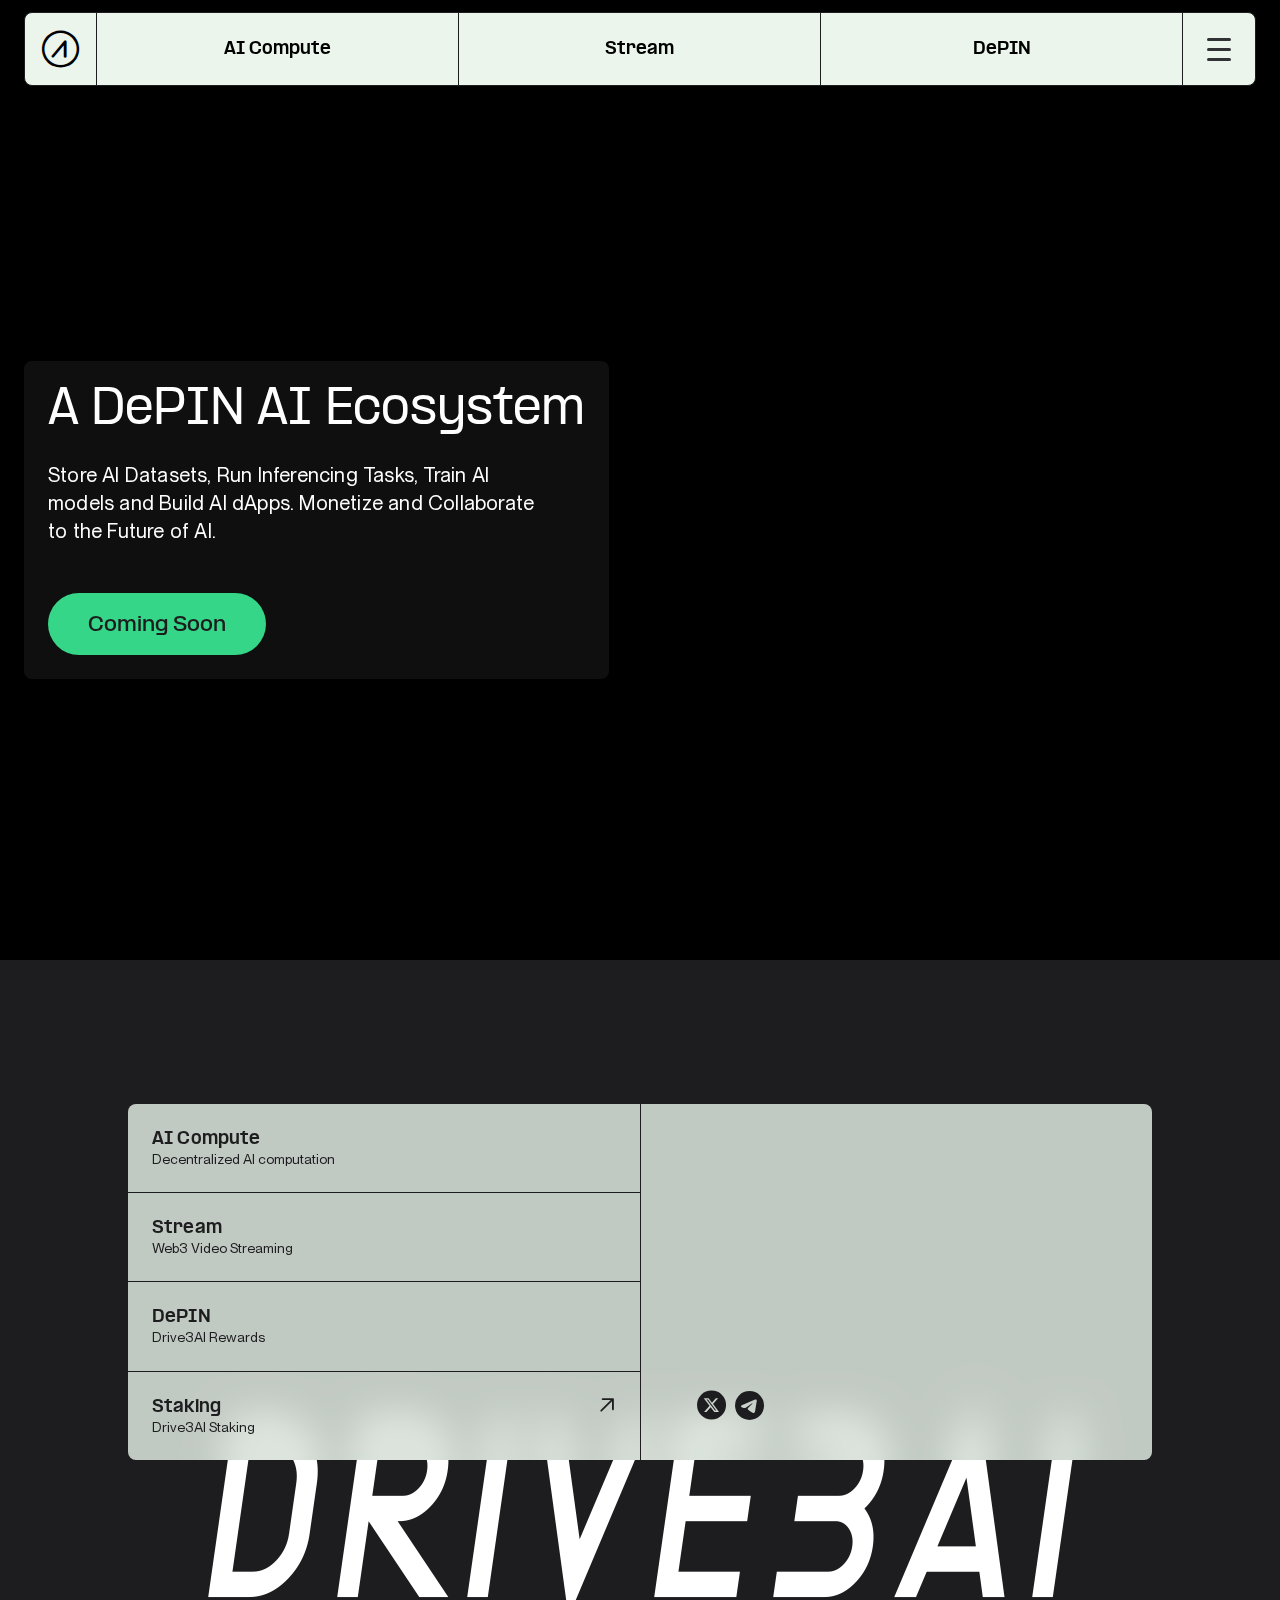
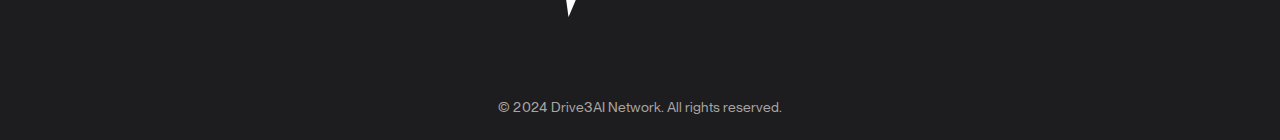
<file: w3ai/index.html>
<!DOCTYPE html>
<html lang="en" class="__variable_1f43f6 __variable_5caffd">
  <head>
    <meta charset="utf-8" />
    <meta name="viewport" content="width=device-width, initial-scale=1" />
    <link
      rel="preload"
      href="/_next/static/media/2df30c945c6df786-s.p.woff2"
      as="font"
      crossorigin=""
      type="font/woff2"
    />
    <link
      rel="preload"
      href="/_next/static/media/3bdb697eb51417c6-s.p.woff2"
      as="font"
      crossorigin=""
      type="font/woff2"
    />
    <link
      rel="preload"
      href="/_next/static/media/8568e4c214e2f972-s.p.woff2"
      as="font"
      crossorigin=""
      type="font/woff2"
    />
    <link
      rel="preload"
      href="/_next/static/media/85b0462d44620522-s.p.woff2"
      as="font"
      crossorigin=""
      type="font/woff2"
    />
    <link
      rel="preload"
      href="/_next/static/media/c0d16f14ae522b57-s.p.woff2"
      as="font"
      crossorigin=""
      type="font/woff2"
    />
    <link
      rel="stylesheet"
      href="/_next/static/css/67381d5c0c3b7ece.css"
      crossorigin=""
      data-precedence="next"
    />
    <link
      rel="preload"
      as="script"
      fetchPriority="low"
      href="/_next/static/chunks/webpack-c23c6e33cc090f4e.js"
      crossorigin=""
    />
    <script
      src="/_next/static/chunks/fd9d1056-b4d2028c9b0b87c0.js"
      async=""
      crossorigin=""
    ></script>
    <script
      src="/_next/static/chunks/938-62e59700b9d5c52f.js"
      async=""
      crossorigin=""
    ></script>
    <script
      src="/_next/static/chunks/main-app-a70687d594b32533.js"
      async=""
      crossorigin=""
    ></script>
    <script
      src="/_next/static/chunks/895-b8431b1549139797.js"
      async=""
    ></script>
    <script
      src="/_next/static/chunks/623-cd80de5e57810669.js"
      async=""
    ></script>
    <script
      src="/_next/static/chunks/978-4d0170baa9ba0c9d.js"
      async=""
    ></script>
    <script
      src="/_next/static/chunks/640-2c1a522e7121b2c4.js"
      async=""
    ></script>
    <script
      src="/_next/static/chunks/844-72ca3b93d3f50554.js"
      async=""
    ></script>
    <script
      src="/_next/static/chunks/app/(page)/w3ai/page-0d2d3089fb54e77a.js"
      async=""
    ></script>
    <script
      src="/_next/static/chunks/250-928a8bfbad46e0c5.js"
      async=""
    ></script>
    <script
      src="/_next/static/chunks/749-4e2d471b206a606c.js"
      async=""
    ></script>
    <script src="/_next/static/chunks/72-d2af591e434d1d16.js" async=""></script>
    <script
      src="/_next/static/chunks/626-1533f552c1b02cc5.js"
      async=""
    ></script>
    <script
      src="/_next/static/chunks/618-f433655c1184d57a.js"
      async=""
    ></script>
    <script
      src="/_next/static/chunks/app/(page)/layout-82ca9dcb578b772f.js"
      async=""
    ></script>
    <script
      src="/_next/static/chunks/dc112a36-e8b0103970a7c7de.js"
      async=""
    ></script>
    <script src="/_next/static/chunks/77-d2545d81f24767f4.js" async=""></script>
    <script
      src="/_next/static/chunks/499-25e7c2661558ae5f.js"
      async=""
    ></script>
    <script src="/_next/static/chunks/3-014f144ffe4d3567.js" async=""></script>
    <script
      src="/_next/static/chunks/app/(page)/(home)/page-6e2ef225f74510ed.js"
      async=""
    ></script>
    <script
      src="/_next/static/chunks/473-f35aa1658a8f3366.js"
      async=""
    ></script>
    <script
      src="/_next/static/chunks/app/layout-5a8c02d41e2dfb67.js"
      async=""
    ></script>
    <link
      rel="preload"
      href="https://www.googletagmanager.com/gtag/js?id=G-68DQYY1TG2"
      as="script"
    />
    <title>Drive3AI W3AI: Web3 AI Computing Infrastructure</title>
    <meta
      name="description"
      content="Train AI Models, Store Datasets, Build dApps, Monetize and Contribute to the Future of AI"
    />
    <meta name="publisher" content="https://www.facebook.com/aioznetwork" />
    <meta name="robots" content="index, follow" />
    <meta
      property="og:title"
      content="Drive3AI W3AI: Web3 AI Computing Infrastructure"
    />
    <meta
      property="og:description"
      content="Train AI Models, Store Datasets, Build dApps, Monetize and Contribute to the Future of AI"
    />
    <meta
      property="og:site_name"
      content="DePIN for Web3 • AI  • Streaming"
    />
    <meta property="og:locale" content="en_US" />
    <meta property="og:image:width" content="800" />
    <meta property="og:image:height" content="418" />
    <meta property="og:type" content="website" />
    <meta name="twitter:card" content="summary_large_image" />
    <meta name="twitter:site" content="@AIOZNetwork" />
    <meta
      name="twitter:title"
      content="Drive3AI W3AI: Web3 AI Computing Infrastructure"
    />
    <meta
      name="twitter:description"
      content="Train AI Models, Store Datasets, Build dApps, Monetize and Contribute to the Future of AI"
    />
    <meta
      name="twitter:image"
      content="https://content.aioz.network/aioz/og/meta/og-image_w3ai_website.png"
    />
    <link rel="icon" href="/favicon.ico" type="image/x-icon" sizes="44x44" />
    <meta name="next-size-adjust" />
    <script
      src="/_next/static/chunks/polyfills-c67a75d1b6f99dc8.js"
      crossorigin=""
      nomodule=""
    ></script>
  </head>
  <body class="min-h-screen bg-charcoal">
    <div class="relative bg-mint">
      <aside class="sticky left-0 right-0 top-3 z-50 h-0">
        <div class="container">
          <div class="rounded-lg border border-black bg-mint">
            <div class="flex flex-row justify-start divide-x divide-black">
              <div class="flex-grow md:flex-shrink md:flex-grow-0 xl:flex-grow">
                <a class="flex items-center gap-2 px-4 py-3 md:p-4" href="/"
                  ><span class="flex-shirk"
                    ><i class="icon-aioz-spiner block text-[2.5rem]"></i></span
                  ><span class="flex-grow md:hidden md:flex-grow-0 xl:block"
                    ><img src="/images/logo1.png"/></span
                ></a>
              </div>
              <div class="hidden flex-grow md:block">
                <nav
                  aria-label="Main"
                  data-orientation="horizontal"
                  dir="ltr"
                  class="relative z-10 flex-1 items-center justify-center max-w-none block h-full"
                >
                  <div style="position: relative">
                    <ul
                      data-orientation="horizontal"
                      class="group flex flex-1 list-none items-center justify-center divide-x divide-black space-x-0 w-full"
                      dir="ltr"
                    >
                      <li class="flex-1">
                        <a
                          href="/w3ai"
                          target="_self"
                          class="min-h-[4.5rem] relative flex flex-col items-center justify-center px-2 xl:px-6 py-4 xl:min-w-[16rem] xl:items-start transition-[color,background-color] duration-300 hover:bg-black hover:text-mint"
                          data-radix-collection-item=""
                          ><span
                            class="font-formula text-base font-extrabold leading-5"
                            >AI Compute</span
                          ><span class="hidden text-sm xl:block"
                            >Web3 AI Ecosystem</span
                          ></a
                        >
                      </li>                  
                      <li class="flex-1">
                        <a
                          href="/w3stream"
                          target="_self"
                          class="min-h-[4.5rem] relative flex flex-col items-center justify-center px-2 xl:px-6 py-4 xl:min-w-[16rem] xl:items-start transition-[color,background-color] duration-300 hover:bg-black hover:text-mint"
                          data-radix-collection-item=""
                          ><span
                            class="font-formula text-base font-extrabold leading-5"
                            >Stream</span
                          ><span class="hidden text-sm xl:block"
                            >Web3 Video Streaming</span
                          ></a
                        >
                      </li>
                      <li class="flex-1">
                        <a
                          href="/node"
                          target="_self"
                          class="min-h-[4.5rem] relative flex flex-col items-center justify-center px-2 xl:px-6 py-4 xl:min-w-[16rem] xl:items-start transition-[color,background-color] duration-300 hover:bg-black hover:text-mint"
                          data-radix-collection-item=""
                          ><span
                            class="font-formula text-base font-extrabold leading-5"
                            >DePIN</span
                          ><span class="hidden text-sm xl:block"
                            >Drive3AI Rewards</span
                          ></a
                        >
                      </li>
                    </ul>
                  </div>
                  <div
                    class="absolute left-0 top-full flex justify-center w-full"
                  ></div>
                </nav>
              </div>
              <div class="flex-shirk">
                <button
                  type="button"
                  class="block cursor-pointer p-5 md:p-6 outline-none"
                  id="radix-:R1muda:"
                  aria-haspopup="menu"
                  aria-expanded="false"
                  data-state="closed"
                >
                  <svg viewBox="0 0 24 24" class="h-6 w-6 fill-charcoal">
                    <rect y="1" width="24" height="3" rx="1.5"></rect>
                    <rect y="11" width="24" height="3" rx="1.5"></rect>
                    <rect y="21" width="24" height="3" rx="1.5"></rect>
                  </svg>
                </button>
              </div>
            </div>
          </div>
        </div>
      </aside>
      <main>
        <section class="relative overflow-hidden bg-[black]">
          <video
            playsinline=""
            class="hero-video pointer-events-none absolute left-0 top-0 -translate-y-[8%] sm:left-1/2 sm:top-1/2 sm:-translate-x-1/2 sm:-translate-y-1/2 z-0 w-[calc(100%+2px)] md:h-[calc(100%+2px)] object-cover"
            muted=""
            autoplay=""
            loop=""
          >
            <source
              src="https://content.aioz.network/aioz/videos/light/web3-ai/hero/new-desktop.mp4"
              type='video/mp4; codecs="hvc1"'
              media="(min-width:1600px)"
            />
            <source
              src="https://content.aioz.network/aioz/videos/light/web3-ai/hero/new-desktop.webm"
              type="video/webm"
              media="(min-width:1600px)"
            />
            <source
              src="https://content.aioz.network/aioz/videos/light/web3-ai/hero/new-desktop-1080.mp4"
              type='video/mp4; codecs="hvc1"'
              media="(min-width:1280px)"
            />
            <source
              src="https://content.aioz.network/aioz/videos/light/web3-ai/hero/new-desktop-1080.webm"
              type="video/webm"
              media="(min-width:1280px)"
            />
            <source
              src="https://content.aioz.network/aioz/videos/light/web3-ai/hero/new-desktop-720.mp4"
              type='video/mp4; codecs="hvc1"'
              media="(min-width:768px)"
            />
            <source
              src="https://content.aioz.network/aioz/videos/light/web3-ai/hero/new-desktop-720.webm"
              type="video/webm"
              media="(min-width:768px)"
            />
            <source
              src="https://content.aioz.network/aioz/videos/light/web3-ai/hero/new-mobile.mp4"
              type='video/mp4; codecs="hvc1"'
            />
            <source
              src="https://content.aioz.network/aioz/videos/light/web3-ai/hero/new-mobile.webm"
              type="video/webm"
            />
          </video>
          <div class="container relative">
            <div
              class="relative z-10 flex items-end md:items-center md:aspect-video md:pb-0 min-h-[60rem] xl:min-h-screen md:pt-20 max-w-full pb-[1.5rem]"
            >
              <div
                class="flex flex-col md:gap-12 text-white p-6 bg-black/50 backdrop-blur-xl md:rounded-lg gap-12 mx-[-16px] md:mx-0"
              >
                <div class="space-y-4 md:space-y-6">
                  <h1
                    class="font-formula font-medium text-[2.5rem] leading-[120%] lg:text-[2.75rem] xl:text-[3rem] xl:tracking-[1px] max-w-none sm:max-w-[70%] lg:max-w-none"
                  >
                    <span>A DePIN AI Ecosystem</span>
                    <br class="hidden lg:block" />
                  </h1>
                  <p
                    class="font-neue text-lg leading-[130%] tracking-[0.18px] lg:text-xl lg:tracking-[0.2px] xl:text-[1.375rem] max-w-none md:max-w-[500px]"
                  >
                    Store AI Datasets, Run Inferencing Tasks, Train AI models
                    and Build AI dApps. Monetize and Collaborate to the Future
                    of AI.
                  </p>
                </div>
                <div class="flex items-center flex-wrap gap-6">
                  <button
                    class="px-10 py-4 md:py-[1.125rem] group relative overflow-hidden rounded-full bg-green w-full sm:w-auto"
                  >
                    <span
                      class="absolute left-0 top-full h-[12.5rem] w-full rounded-full"
                      style="background-color: black"
                    ></span
                    ><span
                      class="relative flex flex-row items-center justify-center gap-4 overflow-hidden md:justify-start"
                      ><span
                        class="font-formula relative block text-[1rem] font-bold leading-[1.375rem] text-black md:text-[1.125rem] xl:leading-7"
                        ><span class="inline-block whitespace-nowrap pt-1"
                          >Coming Soon</span
                        ><span
                          class="item-center absolute left-0 transition duration-300 text-black group-hover:text-green top-[100%] pt-1"
                          aria-hidden="true"
                          >Coming Soon</span
                        ><span
                          class="item-center absolute left-0 transition duration-300 text-black group-hover:text-green top-[200%] pt-1"
                          aria-hidden="true"
                          >Coming Soon</span
                        ></span
                      ></span
                    ></button
                  >
                </div>
              </div>
            </div>
          </div>
        </section>
      </main>
      <div
        class="bg-black px-4 pb-6 pt-[4.5rem] text-white md:pt-24 xl:pb-8 xl:pt-32"
      >
        
        <div class="mx-auto max-w-5xl xl:max-w-6xl mt-12 md:mt-18 xl:mt-24">
          <div
            class="overflow-hidden rounded-lg bg-mint bg-opacity-80 backdrop-blur-[20px]"
          >
            <div class="flex flex-col md:flex-row md:divide-x md:divide-black">
              <nav class="flex-[1_1_50%] divide-y divide-black">
                <a
                  class="relative group flex flex-col px-6 py-4 text-black transition duration-300 lg:hover:bg-charcoal lg:hover:text-white md:p-6 outline-none"
                  target="_self"
                  href="/w3ai"
                  ><span
                    class="font-formula text-base leading-[1.375em] font-extrabold tracking-[0.01em]"
                    >AI Compute</span
                  ><span class="font-neue text-sm leading-[130%] lg: xl:"
                    >Decentralized AI computation</span
                  ></a
                ><a
                  class="relative group flex flex-col px-6 py-4 text-black transition duration-300 lg:hover:bg-charcoal lg:hover:text-white md:p-6 outline-none"
                  target="_self"
                  href="/w3stream"
                  ><span
                    class="font-formula text-base leading-[1.375em] font-extrabold tracking-[0.01em]"
                    >Stream</span
                  ><span class="font-neue text-sm leading-[130%] lg: xl:"
                    >Web3 Video Streaming</span
                  ></a
                ><a
                  class="relative group flex flex-col px-6 py-4 text-black transition duration-300 lg:hover:bg-charcoal lg:hover:text-white md:p-6 outline-none"
                  target="_self"
                  href="/node"
                  ><span
                    class="font-formula text-base leading-[1.375em] font-extrabold tracking-[0.01em]"
                    >DePIN</span
                  ><span class="font-neue text-sm leading-[130%] lg: xl:"
                    >Drive3AI Rewards</span
                  ></a
                ><a
                  class="relative group flex flex-col px-6 py-4 text-black transition duration-300 lg:hover:bg-charcoal lg:hover:text-white md:p-6 outline-none"
                  target="_blank"
                  href="https://app.drive3ai.org/"
                  ><span
                    class="font-formula text-base leading-[1.375em] font-extrabold tracking-[0.01em]"
                    >Staking</span
                  ><span class="font-neue text-sm leading-[130%] lg: xl:"
                    >Drive3AI Staking</span
                  ><i
                    class="icon-arrow transtion-[top,right] absolute right-6 top-6 text-lg duration-300 group-hover:right-5 group-hover:top-5"
                  ></i
                ></a>
              </nav>
              <div
                class="flex-[1_1_50%] flex flex-col justify-between px-4 pb-10 pt-6 md:px-14 md:py-10"
              >
                <video
                  class="w-full pointer-events-none max-w-xs mx-auto"
                  autoplay=""
                  loop=""
                  muted=""
                  playsinline=""
                >
                  <source
                    src="https://content.aioz.network/aioz/videos/light/modules/footer/footer-video.mp4"
                    type='video/mp4; codecs="hvc1"'
                  />
                  <source
                    src="https://content.aioz.network/aioz/videos/light/modules/footer/footer-video.webm"
                    type="video/webm"
                  />
                </video>
                <nav class="flex flex-row items-end justify-between gap-8">
                  <ul class="flex flex-col gap-3">

                    <li>
                      <a
                        class="text-black transition-[padding] hover:pl-1"
                        href="https://doc.drive3ai.org/"
                        ><span
                          class="font-formula text-base leading-[120%] font-extrabold tracking-[0.8px]"
                          >Docs</span
                        ></a
                      >
                    </li>

                  </ul>
                  <ul class="inline-flex gap-2">
                    <li>
                      <a
                        target="_blank"
                        class="rounded-full text-3xl text-black transition-colors duration-300 hover:text-green-dark"
                        href="https://x.com/Drive3AI_ETH"
                        ><i class="icon-x block"></i
                      ></a>
                    </li>
                    <li>
                      <a
                        target="_blank"
                        class="rounded-full text-3xl text-black transition-colors duration-300 hover:text-green-dark"
                        href="https://t.me/Drive3AI_ETH"
                        ><i class="icon-telegram block"></i
                      ></a>
                    </li>
                  </ul>
                </nav>
              </div>
            </div>
          </div>
        </div>
        <div
          class="flex flex-col items-center overflow-hidden -mx-4 md:mx-auto mt-6 md:-mt-24 xl:-mt-24 gap-8 md:gap-12"
        >
          <div class="-mx-2 md:mx-auto">
            <img
              alt="Drive3AI Logo"
              loading="lazy"
              width="919"
              height="286"
              decoding="async"
              data-nimg="1"
              class="block w-full"
              style="color: transparent"
              src="/_next/static/media/aioz-logo.65a6b894.svg"
            />
          </div>
          <span class="font-neue text-sm leading-[130%] lg: xl: text-grey30"
            >©
            <!-- -->2024<!-- -->
            Drive3AI Network. All rights reserved.</span
          >
        </div>
      </div>
    </div>
    <div
      role="region"
      aria-label="Notifications (F8)"
      tabindex="-1"
      style="pointer-events: none"
    >
      <ol
        tabindex="-1"
        class="fixed top-0 z-[100] flex max-h-screen w-full flex-col-reverse p-4 sm:bottom-0 sm:right-0 sm:top-auto sm:flex-col md:max-w-[420px]"
      ></ol>
    </div>
    <div></div>
    <script
      src="/_next/static/chunks/webpack-c23c6e33cc090f4e.js"
      crossorigin=""
      async=""
    ></script>
    <script>
      (self.__next_f = self.__next_f || []).push([0]);
      self.__next_f.push([2, null]);
    </script>
    <script>
      self.__next_f.push([
        1,
        '1:HL["/_next/static/media/2df30c945c6df786-s.p.woff2","font",{"crossOrigin":"","type":"font/woff2"}]\n2:HL["/_next/static/media/3bdb697eb51417c6-s.p.woff2","font",{"crossOrigin":"","type":"font/woff2"}]\n3:HL["/_next/static/media/8568e4c214e2f972-s.p.woff2","font",{"crossOrigin":"","type":"font/woff2"}]\n4:HL["/_next/static/media/85b0462d44620522-s.p.woff2","font",{"crossOrigin":"","type":"font/woff2"}]\n5:HL["/_next/static/media/c0d16f14ae522b57-s.p.woff2","font",{"crossOrigin":"","type":"font/woff2"}]\n6:HL["/',
      ]);
    </script>
    <script>
      self.__next_f.push([
        1,
        '_next/static/css/67381d5c0c3b7ece.css","style",{"crossOrigin":""}]\n0:"$L7"\n',
      ]);
    </script>
    <script>
      self.__next_f.push([
        1,
        '8:I[47690,[],""]\na:I[46679,["895","static/chunks/895-b8431b1549139797.js","623","static/chunks/623-cd80de5e57810669.js","978","static/chunks/978-4d0170baa9ba0c9d.js","640","static/chunks/640-2c1a522e7121b2c4.js","844","static/chunks/844-72ca3b93d3f50554.js","238","static/chunks/app/(page)/w3ai/page-0d2d3089fb54e77a.js"],""]\nb:I[5613,[],""]\nc:I[31778,[],""]\nd:I[36282,["895","static/chunks/895-b8431b1549139797.js","623","static/chunks/623-cd80de5e57810669.js","978","static/chunks/978-4d0170baa9ba0c9d.js","250',
      ]);
    </script>
    <script>
      self.__next_f.push([
        1,
        '","static/chunks/250-928a8bfbad46e0c5.js","749","static/chunks/749-4e2d471b206a606c.js","72","static/chunks/72-d2af591e434d1d16.js","626","static/chunks/626-1533f552c1b02cc5.js","618","static/chunks/618-f433655c1184d57a.js","548","static/chunks/app/(page)/layout-82ca9dcb578b772f.js"],""]\ne:I[23945,["895","static/chunks/895-b8431b1549139797.js","623","static/chunks/623-cd80de5e57810669.js","978","static/chunks/978-4d0170baa9ba0c9d.js","250","static/chunks/250-928a8bfbad46e0c5.js","749","static/chunks/749-4e2',
      ]);
    </script>
    <script>
      self.__next_f.push([
        1,
        'd471b206a606c.js","72","static/chunks/72-d2af591e434d1d16.js","626","static/chunks/626-1533f552c1b02cc5.js","618","static/chunks/618-f433655c1184d57a.js","548","static/chunks/app/(page)/layout-82ca9dcb578b772f.js"],""]\nf:I[96178,["895","static/chunks/895-b8431b1549139797.js","623","static/chunks/623-cd80de5e57810669.js","978","static/chunks/978-4d0170baa9ba0c9d.js","250","static/chunks/250-928a8bfbad46e0c5.js","749","static/chunks/749-4e2d471b206a606c.js","72","static/chunks/72-d2af591e434d1d16.js","626","s',
      ]);
    </script>
    <script>
      self.__next_f.push([
        1,
        'tatic/chunks/626-1533f552c1b02cc5.js","618","static/chunks/618-f433655c1184d57a.js","548","static/chunks/app/(page)/layout-82ca9dcb578b772f.js"],""]\n',
      ]);
    </script>
    <script>
      self.__next_f.push([
        1,
        '10:I[81749,["705","static/chunks/dc112a36-e8b0103970a7c7de.js","895","static/chunks/895-b8431b1549139797.js","623","static/chunks/623-cd80de5e57810669.js","978","static/chunks/978-4d0170baa9ba0c9d.js","250","static/chunks/250-928a8bfbad46e0c5.js","749","static/chunks/749-4e2d471b206a606c.js","640","static/chunks/640-2c1a522e7121b2c4.js","72","static/chunks/72-d2af591e434d1d16.js","77","static/chunks/77-d2545d81f24767f4.js","499","static/chunks/499-25e7c2661558ae5f.js","3","static/chunks/3-014f144ffe4d3567.js","844","static/chunks/844-72ca3b93d3f50554.js","110","static/chunks/app/(page)/(home)/page-6e2ef225f74510ed.js"],"Image"]\n',
      ]);
    </script>
    <script>
      self.__next_f.push([
        1,
        '11:I[27711,["895","static/chunks/895-b8431b1549139797.js","72","static/chunks/72-d2af591e434d1d16.js","77","static/chunks/77-d2545d81f24767f4.js","626","static/chunks/626-1533f552c1b02cc5.js","473","static/chunks/473-f35aa1658a8f3366.js","185","static/chunks/app/layout-5a8c02d41e2dfb67.js"],"Providers"]\n16:I[69657,["895","static/chunks/895-b8431b1549139797.js","72","static/chunks/72-d2af591e434d1d16.js","77","static/chunks/77-d2545d81f24767f4.js","626","static/chunks/626-1533f552c1b02cc5.js","473","static/c',
      ]);
    </script>
    <script>
      self.__next_f.push([
        1,
        'hunks/473-f35aa1658a8f3366.js","185","static/chunks/app/layout-5a8c02d41e2dfb67.js"],"Toaster"]\n17:I[85935,["895","static/chunks/895-b8431b1549139797.js","72","static/chunks/72-d2af591e434d1d16.js","77","static/chunks/77-d2545d81f24767f4.js","626","static/chunks/626-1533f552c1b02cc5.js","473","static/chunks/473-f35aa1658a8f3366.js","185","static/chunks/app/layout-5a8c02d41e2dfb67.js"],""]\n19:I[48955,[],""]\n12:{"fontFamily":"system-ui,\\"Segoe UI\\",Roboto,Helvetica,Arial,sans-serif,\\"Apple Color Emoji\\",\\"Seg',
      ]);
    </script>
    <script>
      self.__next_f.push([
        1,
        'oe UI Emoji\\"","height":"100vh","textAlign":"center","display":"flex","flexDirection":"column","alignItems":"center","justifyContent":"center"}\n13:{"display":"inline-block","margin":"0 20px 0 0","padding":"0 23px 0 0","fontSize":24,"fontWeight":500,"verticalAlign":"top","lineHeight":"49px"}\n14:{"display":"inline-block"}\n15:{"fontSize":14,"fontWeight":400,"lineHeight":"49px","margin":0}\n',
      ]);
    </script>
    <script>
      self.__next_f.push([
        1,
        '7:[[["$","link","0",{"rel":"stylesheet","href":"/_next/static/css/67381d5c0c3b7ece.css","precedence":"next","crossOrigin":""}]],["$","$L8",null,{"buildId":"XUI0T4FjsOcjKYa_lhBCL","assetPrefix":"","initialCanonicalUrl":"/w3ai","initialTree":["",{"children":["(page)",{"children":["w3ai",{"children":["__PAGE__",{}]}]}]},"$undefined","$undefined",true],"initialSeedData":["",{"children":["(page)",{"children":["w3ai",{"children":["__PAGE__",{},["$L9",["$","main",null,{"children":["$","$La",null,{}]}],null]]},["$","$Lb",null,{"parallelRouterKey":"children","segmentPath":["children","(page)","children","w3ai","children"],"loading":"$undefined","loadingStyles":"$undefined","loadingScripts":"$undefined","hasLoading":false,"error":"$undefined","errorStyles":"$undefined","errorScripts":"$undefined","template":["$","$Lc",null,{}],"templateStyles":"$undefined","templateScripts":"$undefined","notFound":"$undefined","notFoundStyles":"$undefined","styles":null}]]},[null,["$","div",null,{"className":"relative bg-mint","children":[["$","$Ld",null,{}],["$","$Lb",null,{"parallelRouterKey":"children","segmentPath":["children","(page)","children"],"loading":"$undefined","loadingStyles":"$undefined","loadingScripts":"$undefined","hasLoading":false,"error":"$undefined","errorStyles":"$undefined","errorScripts":"$undefined","template":["$","$Lc",null,{}],"templateStyles":"$undefined","templateScripts":"$undefined","notFound":[["$","title",null,{"children":"404: This page could not be found."}],["$","div",null,{"style":{"fontFamily":"system-ui,\\"Segoe UI\\",Roboto,Helvetica,Arial,sans-serif,\\"Apple Color Emoji\\",\\"Segoe UI Emoji\\"","height":"100vh","textAlign":"center","display":"flex","flexDirection":"column","alignItems":"center","justifyContent":"center"},"children":["$","div",null,{"children":[["$","style",null,{"dangerouslySetInnerHTML":{"__html":"body{color:#000;background:#fff;margin:0}.next-error-h1{border-right:1px solid rgba(0,0,0,.3)}@media (prefers-color-scheme:dark){body{color:#fff;background:#000}.next-error-h1{border-right:1px solid rgba(255,255,255,.3)}}"}}],["$","h1",null,{"className":"next-error-h1","style":{"display":"inline-block","margin":"0 20px 0 0","padding":"0 23px 0 0","fontSize":24,"fontWeight":500,"verticalAlign":"top","lineHeight":"49px"},"children":"404"}],["$","div",null,{"style":{"display":"inline-block"},"children":["$","h2",null,{"style":{"fontSize":14,"fontWeight":400,"lineHeight":"49px","margin":0},"children":"This page could not be found."}]}]]}]}]],"notFoundStyles":[],"styles":null}],["$","div",null,{"className":"bg-black px-4 pb-6 pt-[4.5rem] text-white md:pt-24 xl:pb-8 xl:pt-32","children":[["$","$Le",null,{}],["$","$Lf",null,{}],["$","div",null,{"className":"flex flex-col items-center overflow-hidden -mx-4 md:mx-auto mt-6 md:-mt-24 xl:-mt-24 gap-8 md:gap-12","children":[["$","div",null,{"className":"-mx-2 md:mx-auto","children":["$","$L10",null,{"className":"block w-full","alt":"Drive3AI Logo","src":{"src":"/_next/static/media/aioz-logo.65a6b894.svg","height":286,"width":919,"blurWidth":0,"blurHeight":0}}]}],["$","span",null,{"className":"font-neue text-sm leading-[130%] lg: xl: text-grey30","children":["© ",2024," Drive3AI Network. All rights reserved."]}]]}]]}]]}],null]]},[null,["$","$L11",null,{"children":["$","html",null,{"lang":"en","className":"__variable_1f43f6 __variable_5caffd","children":["$","body",null,{"className":"min-h-screen bg-charcoal","children":[["$","$Lb",null,{"parallelRouterKey":"children","segmentPath":["children"],"loading":"$undefined","loadingStyles":"$undefined","loadingScripts":"$undefined","hasLoading":false,"error":"$undefined","errorStyles":"$undefined","errorScripts":"$undefined","template":["$","$Lc",null,{}],"templateStyles":"$undefined","templateScripts":"$undefined","notFound":[["$","title",null,{"children":"404: This page could not be found."}],["$","div",null,{"style":"$12","children":["$","div",null,{"children":[["$","style",null,{"dangerouslySetInnerHTML":{"__html":"body{color:#000;background:#fff;margin:0}.next-error-h1{border-right:1px solid rgba(0,0,0,.3)}@media (prefers-color-scheme:dark){body{color:#fff;background:#000}.next-error-h1{border-right:1px solid rgba(255,255,255,.3)}}"}}],["$","h1",null,{"className":"next-error-h1","style":"$13","children":"404"}],["$","div",null,{"style":"$14","children":["$","h2",null,{"style":"$15","children":"This page could not be found."}]}]]}]}]],"notFoundStyles":[],"styles":null}],["$","$L16",null,{}],["$","div",null,{"children":[["$","$L17",null,{"src":"https://www.googletagmanager.com/gtag/js?id=G-68DQYY1TG2"}],["$","$L17",null,{"id":"google-analytics","children":"\\n          window.dataLayer = window.dataLayer || [];\\n          function gtag(){dataLayer.push(arguments);}\\n          gtag(\'js\', new Date());\\n \\n          gtag(\'config\', \'G-68DQYY1TG2\');\\n        "}]]}]]}]}]}],null]],"initialHead":[false,"$L18"],"globalErrorComponent":"$19"}]]\n',
      ]);
    </script>
    <script>
      self.__next_f.push([
        1,
        '18:[["$","meta","0",{"name":"viewport","content":"width=device-width, initial-scale=1"}],["$","meta","1",{"charSet":"utf-8"}],["$","title","2",{"children":"Drive3AI W3AI: Web3 AI Computing Infrastructure"}],["$","meta","3",{"name":"description","content":"Train AI Models, Store Datasets, Build dApps, Monetize and Contribute to the Future of AI"}],["$","meta","4",{"name":"publisher","content":"https://www.facebook.com/aioznetwork"}],["$","meta","5",{"name":"robots","content":"index, follow"}],["$","meta","6",{"property":"og:title","content":"Drive3AI W3AI: Web3 AI Computing Infrastructure"}],["$","meta","7",{"property":"og:description","content":"Train AI Models, Store Datasets, Build dApps, Monetize and Contribute to the Future of AI"}],["$","meta","8",{"property":"og:site_name","content":"DePIN for Web3 • AI  • Streaming"}],["$","meta","9",{"property":"og:locale","content":"en_US"}],["$","meta","11",{"property":"og:image:width","content":"800"}],["$","meta","12",{"property":"og:image:height","content":"418"}],["$","meta","13",{"property":"og:type","content":"website"}],["$","meta","14",{"name":"twitter:card","content":"summary_large_image"}],["$","meta","15",{"name":"twitter:site","content":"@AIOZNetwork"}],["$","meta","16",{"name":"twitter:title","content":"Drive3AI W3AI: Web3 AI Computing Infrastructure"}],["$","meta","17",{"name":"twitter:description","content":"Train AI Models, Store Datasets, Build dApps, Monetize and Contribute to the Future of AI"}],["$","meta","18",{"name":"twitter:image","content":"https://content.aioz.network/aioz/og/meta/og-image_w3ai_website.png"}],["$","link","19",{"rel":"icon","href":"/favicon.ico","type":"image/x-icon","sizes":"44x44"}],["$","meta","20",{"name":"next-size-adjust"}]]\n',
      ]);
    </script>
    <script>
      self.__next_f.push([1, "9:null\n"]);
    </script>
    <script>
      self.__next_f.push([1, ""]);
    </script>
  </body>
</html>
</file>
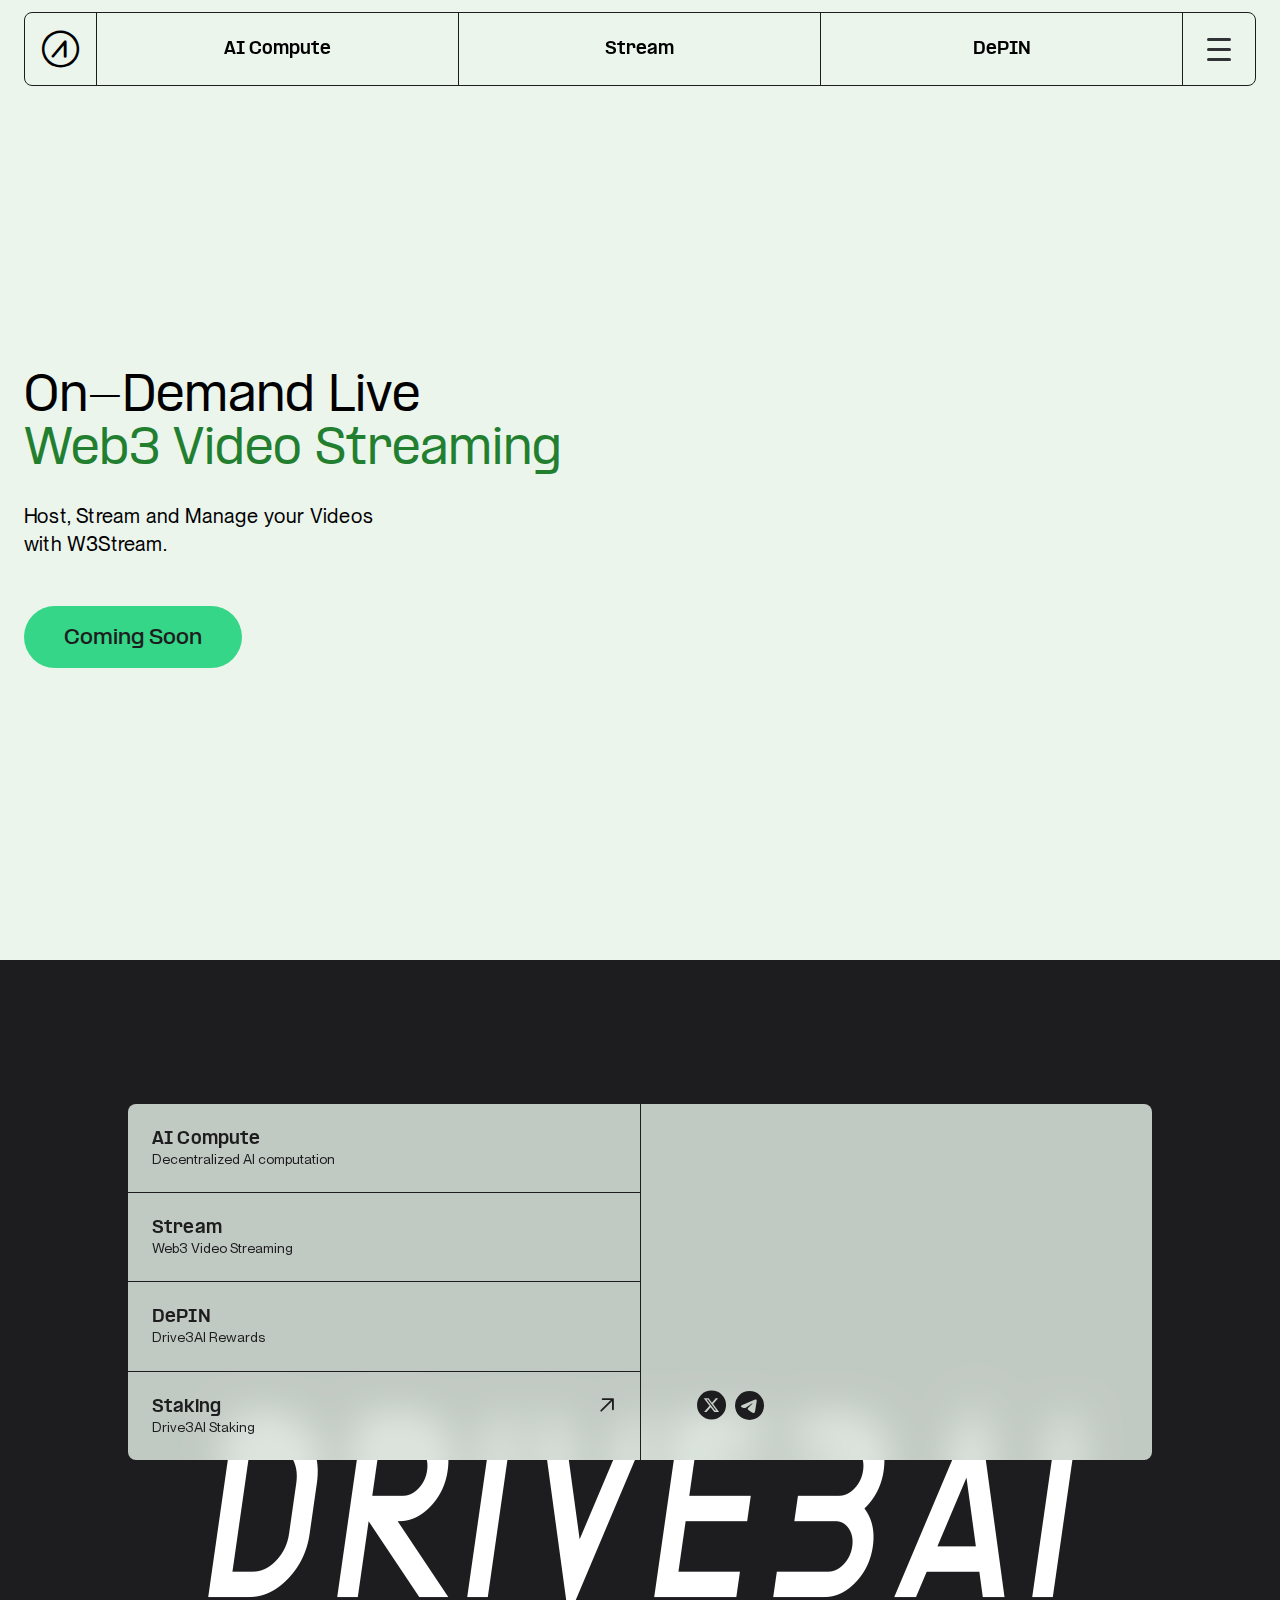
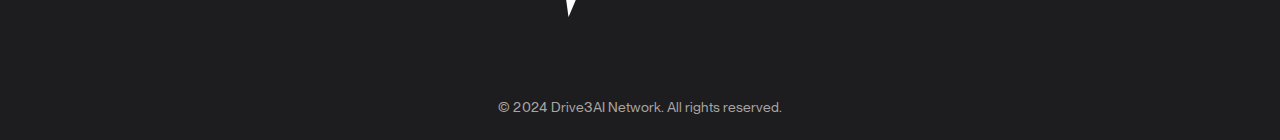
<file: w3stream/index.html>
<!DOCTYPE html>
<html lang="en" class="__variable_1f43f6 __variable_5caffd">
  <head>
    <meta charset="utf-8" />
    <meta name="viewport" content="width=device-width, initial-scale=1" />
    <link
      rel="preload"
      href="/_next/static/media/2df30c945c6df786-s.p.woff2"
      as="font"
      crossorigin=""
      type="font/woff2"
    />
    <link
      rel="preload"
      href="/_next/static/media/3bdb697eb51417c6-s.p.woff2"
      as="font"
      crossorigin=""
      type="font/woff2"
    />
    <link
      rel="preload"
      href="/_next/static/media/8568e4c214e2f972-s.p.woff2"
      as="font"
      crossorigin=""
      type="font/woff2"
    />
    <link
      rel="preload"
      href="/_next/static/media/85b0462d44620522-s.p.woff2"
      as="font"
      crossorigin=""
      type="font/woff2"
    />
    <link
      rel="preload"
      href="/_next/static/media/c0d16f14ae522b57-s.p.woff2"
      as="font"
      crossorigin=""
      type="font/woff2"
    />
    <link
      rel="stylesheet"
      href="/_next/static/css/67381d5c0c3b7ece.css"
      crossorigin=""
      data-precedence="next"
    />
    <link
      rel="preload"
      as="script"
      fetchPriority="low"
      href="/_next/static/chunks/webpack-c23c6e33cc090f4e.js"
      crossorigin=""
    />
    <script
      src="/_next/static/chunks/fd9d1056-b4d2028c9b0b87c0.js"
      async=""
      crossorigin=""
    ></script>
    <script
      src="/_next/static/chunks/938-62e59700b9d5c52f.js"
      async=""
      crossorigin=""
    ></script>
    <script
      src="/_next/static/chunks/main-app-a70687d594b32533.js"
      async=""
      crossorigin=""
    ></script>
    <script
      src="/_next/static/chunks/895-b8431b1549139797.js"
      async=""
    ></script>
    <script
      src="/_next/static/chunks/623-cd80de5e57810669.js"
      async=""
    ></script>
    <script
      src="/_next/static/chunks/978-4d0170baa9ba0c9d.js"
      async=""
    ></script>
    <script
      src="/_next/static/chunks/640-2c1a522e7121b2c4.js"
      async=""
    ></script>
    <script
      src="/_next/static/chunks/844-72ca3b93d3f50554.js"
      async=""
    ></script>
    <script
      src="/_next/static/chunks/app/(page)/w3stream/page-6375a0865458edb0.js"
      async=""
    ></script>
    <script
      src="/_next/static/chunks/250-928a8bfbad46e0c5.js"
      async=""
    ></script>
    <script
      src="/_next/static/chunks/749-4e2d471b206a606c.js"
      async=""
    ></script>
    <script src="/_next/static/chunks/72-d2af591e434d1d16.js" async=""></script>
    <script
      src="/_next/static/chunks/626-1533f552c1b02cc5.js"
      async=""
    ></script>
    <script
      src="/_next/static/chunks/618-f433655c1184d57a.js"
      async=""
    ></script>
    <script
      src="/_next/static/chunks/app/(page)/layout-82ca9dcb578b772f.js"
      async=""
    ></script>
    <script
      src="/_next/static/chunks/dc112a36-e8b0103970a7c7de.js"
      async=""
    ></script>
    <script src="/_next/static/chunks/77-d2545d81f24767f4.js" async=""></script>
    <script
      src="/_next/static/chunks/499-25e7c2661558ae5f.js"
      async=""
    ></script>
    <script src="/_next/static/chunks/3-014f144ffe4d3567.js" async=""></script>
    <script
      src="/_next/static/chunks/app/(page)/(home)/page-6e2ef225f74510ed.js"
      async=""
    ></script>
    <script
      src="/_next/static/chunks/473-f35aa1658a8f3366.js"
      async=""
    ></script>
    <script
      src="/_next/static/chunks/app/layout-5a8c02d41e2dfb67.js"
      async=""
    ></script>
    <link
      rel="preload"
      href="https://www.googletagmanager.com/gtag/js?id=G-68DQYY1TG2"
      as="script"
    />
    <title>Drive3AI W3Stream: On-Demand and Live Web3 Video Streaming</title>
    <meta
      name="description"
      content="Drive3AI Web3 Streaming serves as a foundational infrastructure for decentralized video streaming on the internet"
    />
    <meta name="publisher" content="https://www.facebook.com/aioznetwork" />
    <meta name="robots" content="index, follow" />
    <meta
      property="og:title"
      content="Drive3AI W3Stream: On-Demand and Live Web3 Video Streaming"
    />
    <meta
      property="og:description"
      content="Drive3AI Web3 Streaming serves as a foundational infrastructure for decentralized video streaming on the internet"
    />
    <meta
      property="og:site_name"
      content="DePIN for Web3 • AI  • Streaming"
    />
    <meta property="og:locale" content="en_US" />
    <meta property="og:image:width" content="800" />
    <meta property="og:image:height" content="418" />
    <meta property="og:type" content="website" />
    <meta name="twitter:card" content="summary_large_image" />
    <meta name="twitter:site" content="@AIOZNetwork" />
    <meta
      name="twitter:title"
      content="Drive3AI W3Stream: On-Demand and Live Web3 Video Streaming"
    />
    <meta
      name="twitter:description"
      content="Drive3AI Web3 Streaming serves as a foundational infrastructure for decentralized video streaming on the internet"
    />
    <meta
      name="twitter:image"
      content="https://content.aioz.network/aioz/og/meta/og-image_w3stream_website.png"
    />
    <link rel="icon" href="/favicon.ico" type="image/x-icon" sizes="44x44" />
    <meta name="next-size-adjust" />
    <script
      src="/_next/static/chunks/polyfills-c67a75d1b6f99dc8.js"
      crossorigin=""
      nomodule=""
    ></script>
  </head>
  <body class="min-h-screen bg-charcoal">
    <div class="relative bg-mint">
      <aside class="sticky left-0 right-0 top-3 z-50 h-0">
        <div class="container">
          <div class="rounded-lg border border-black bg-mint">
            <div class="flex flex-row justify-start divide-x divide-black">
              <div class="flex-grow md:flex-shrink md:flex-grow-0 xl:flex-grow">
                <a class="flex items-center gap-2 px-4 py-3 md:p-4" href="/"
                  ><span class="flex-shirk"
                    ><i class="icon-aioz-spiner block text-[2.5rem]"></i></span
                  ><span class="flex-grow md:hidden md:flex-grow-0 xl:block"
                    ><img src="/images/logo1.png"/></span
                ></a>
              </div>
              <div class="hidden flex-grow md:block">
                <nav
                  aria-label="Main"
                  data-orientation="horizontal"
                  dir="ltr"
                  class="relative z-10 flex-1 items-center justify-center max-w-none block h-full"
                >
                  <div style="position: relative">
                    <ul
                      data-orientation="horizontal"
                      class="group flex flex-1 list-none items-center justify-center divide-x divide-black space-x-0 w-full"
                      dir="ltr"
                    >
                      <li class="flex-1">
                        <a
                          href="/w3ai"
                          target="_self"
                          class="min-h-[4.5rem] relative flex flex-col items-center justify-center px-2 xl:px-6 py-4 xl:min-w-[16rem] xl:items-start transition-[color,background-color] duration-300 hover:bg-black hover:text-mint"
                          data-radix-collection-item=""
                          ><span
                            class="font-formula text-base font-extrabold leading-5"
                            >AI Compute</span
                          ><span class="hidden text-sm xl:block"
                            >Web3 AI Ecosystem</span
                          ></a
                        >
                      </li>                      
                      <li class="flex-1">
                        <a
                          href="/w3stream"
                          target="_self"
                          class="min-h-[4.5rem] relative flex flex-col items-center justify-center px-2 xl:px-6 py-4 xl:min-w-[16rem] xl:items-start transition-[color,background-color] duration-300 hover:bg-black hover:text-mint"
                          data-radix-collection-item=""
                          ><span
                            class="font-formula text-base font-extrabold leading-5"
                            >Stream</span
                          ><span class="hidden text-sm xl:block"
                            >Web3 Video Streaming</span
                          ></a
                        >
                      </li>
                      <li class="flex-1">
                        <a
                          href="/node"
                          target="_self"
                          class="min-h-[4.5rem] relative flex flex-col items-center justify-center px-2 xl:px-6 py-4 xl:min-w-[16rem] xl:items-start transition-[color,background-color] duration-300 hover:bg-black hover:text-mint"
                          data-radix-collection-item=""
                          ><span
                            class="font-formula text-base font-extrabold leading-5"
                            >DePIN</span
                          ><span class="hidden text-sm xl:block"
                            >Drive3AI Rewards</span
                          ></a
                        >
                      </li>
                    </ul>
                  </div>
                  <div
                    class="absolute left-0 top-full flex justify-center w-full"
                  ></div>
                </nav>
              </div>
              <div class="flex-shirk">
                <button
                  type="button"
                  class="block cursor-pointer p-5 md:p-6 outline-none"
                  id="radix-:R1muda:"
                  aria-haspopup="menu"
                  aria-expanded="false"
                  data-state="closed"
                >
                  <svg viewBox="0 0 24 24" class="h-6 w-6 fill-charcoal">
                    <rect y="1" width="24" height="3" rx="1.5"></rect>
                    <rect y="11" width="24" height="3" rx="1.5"></rect>
                    <rect y="21" width="24" height="3" rx="1.5"></rect>
                  </svg>
                </button>
              </div>
            </div>
          </div>
        </div>
      </aside>
      <main>
        <section class="relative overflow-hidden web3-streaming">
          <div class="container relative">
            <video
              playsinline=""
              class="hero-video pointer-events-none absolute left-0 top-0 -translate-y-[8%] sm:left-1/2 sm:top-1/2 sm:-translate-x-1/2 sm:-translate-y-1/2 z-0 w-[calc(100%+2px)] md:h-[calc(100%+2px)] object-cover"
              muted=""
              autoplay=""
              loop=""
            >
              <source
                src="https://content.aioz.network/aioz/videos/light/web3-streaming/hero/desktop_8k.mp4"
                type='video/mp4; codecs="hvc1"'
                media="(min-width:1920px)"
              />
              <source
                src="https://content.aioz.network/aioz/videos/light/web3-streaming/hero/desktop_8k.webm"
                type="video/webm"
                media="(min-width:1920px)"
              />
              <source
                src="https://content.aioz.network/aioz/videos/light/web3-streaming/hero/desktop_4k.mp4"
                type='video/mp4; codecs="hvc1"'
                media="(min-width:1600px)"
              />
              <source
                src="https://content.aioz.network/aioz/videos/light/web3-streaming/hero/desktop_4k.webm"
                type="video/webm"
                media="(min-width:1600px)"
              />
              <source
                src="https://content.aioz.network/aioz/videos/light/web3-streaming/hero/desktop.mp4"
                type='video/mp4; codecs="hvc1"'
                media="(min-width:768px)"
              />
              <source
                src="https://content.aioz.network/aioz/videos/light/web3-streaming/hero/desktop.webm"
                type="video/webm"
                media="(min-width:768px)"
              />
              <source
                src="https://content.aioz.network/aioz/videos/light/web3-streaming/hero/mobile.mp4"
                type='video/mp4; codecs="hvc1"'
              />
              <source
                src="https://content.aioz.network/aioz/videos/light/web3-streaming/hero/mobile.webm"
                type="video/webm"
              />
            </video>
            <div
              class="relative z-10 flex items-end md:items-center md:aspect-video pb-[4.5rem] md:pb-0 min-h-[60rem] xl:min-h-screen md:pt-20 max-w-full"
            >
              <div class="flex flex-col gap-8 md:gap-12">
                <div class="space-y-4 md:space-y-6">
                  <h1
                    class="font-formula font-medium text-[2.5rem] leading-[120%] lg:text-[2.75rem] xl:text-[3rem] xl:tracking-[1px] max-w-none sm:max-w-[70%] lg:max-w-none"
                  >
                    <span>On-Demand Live</span>
                    <br class="hidden lg:block" /><span class="text-green-dark"
                      >Web3 Video Streaming</span
                    >
                  </h1>
                  <p
                    class="font-neue text-lg leading-[130%] tracking-[0.18px] lg:text-xl lg:tracking-[0.2px] xl:text-[1.375rem] max-w-sm"
                  >
                    Host, Stream and Manage your Videos with W3Stream.
                  </p>
                </div>
                <div class="flex items-center flex-wrap gap-6">
                  <button
                    class="px-10 py-4 md:py-[1.125rem] group relative overflow-hidden rounded-full bg-green w-full sm:w-auto"
                  >
                    <span
                      class="absolute left-0 top-full h-[12.5rem] w-full rounded-full"
                      style="background-color: black"
                    ></span
                    ><span
                      class="relative flex flex-row items-center justify-center gap-4 overflow-hidden md:justify-start"
                      ><span
                        class="font-formula relative block text-[1rem] font-bold leading-[1.375rem] text-black md:text-[1.125rem] xl:leading-7"
                        ><span class="inline-block whitespace-nowrap pt-1"
                          >Coming Soon</span
                        ><span
                          class="item-center absolute left-0 transition duration-300 text-black group-hover:text-green top-[100%] pt-1"
                          aria-hidden="true"
                          >Coming Soon</span
                        ><span
                          class="item-center absolute left-0 transition duration-300 text-black group-hover:text-green top-[200%] pt-1"
                          aria-hidden="true"
                          >Coming Soon</span
                        ></span
                      ></span
                    >
                  </button>
                </div>
              </div>
            </div>
          </div>
        </section>
      </main>
      <div
        class="bg-black px-4 pb-6 pt-[4.5rem] text-white md:pt-24 xl:pb-8 xl:pt-32"
      >
        
        <div class="mx-auto max-w-5xl xl:max-w-6xl mt-12 md:mt-18 xl:mt-24">
          <div
            class="overflow-hidden rounded-lg bg-mint bg-opacity-80 backdrop-blur-[20px]"
          >
            <div class="flex flex-col md:flex-row md:divide-x md:divide-black">
              <nav class="flex-[1_1_50%] divide-y divide-black">
                <a
                  class="relative group flex flex-col px-6 py-4 text-black transition duration-300 lg:hover:bg-charcoal lg:hover:text-white md:p-6 outline-none"
                  target="_self"
                  href="/w3ai"
                  ><span
                    class="font-formula text-base leading-[1.375em] font-extrabold tracking-[0.01em]"
                    >AI Compute</span
                  ><span class="font-neue text-sm leading-[130%] lg: xl:"
                    >Decentralized AI computation</span
                  ></a
                ><a
                  class="relative group flex flex-col px-6 py-4 text-black transition duration-300 lg:hover:bg-charcoal lg:hover:text-white md:p-6 outline-none"
                  target="_self"
                  href="/w3stream"
                  ><span
                    class="font-formula text-base leading-[1.375em] font-extrabold tracking-[0.01em]"
                    >Stream</span
                  ><span class="font-neue text-sm leading-[130%] lg: xl:"
                    >Web3 Video Streaming</span
                  ></a
                ><a
                  class="relative group flex flex-col px-6 py-4 text-black transition duration-300 lg:hover:bg-charcoal lg:hover:text-white md:p-6 outline-none"
                  target="_self"
                  href="/node"
                  ><span
                    class="font-formula text-base leading-[1.375em] font-extrabold tracking-[0.01em]"
                    >DePIN</span
                  ><span class="font-neue text-sm leading-[130%] lg: xl:"
                    >Drive3AI Rewards</span
                  ></a
                ><a
                  class="relative group flex flex-col px-6 py-4 text-black transition duration-300 lg:hover:bg-charcoal lg:hover:text-white md:p-6 outline-none"
                  target="_blank"
                  href="https://app.drive3ai.org/"
                  ><span
                    class="font-formula text-base leading-[1.375em] font-extrabold tracking-[0.01em]"
                    >Staking</span
                  ><span class="font-neue text-sm leading-[130%] lg: xl:"
                    >Drive3AI Staking</span
                  ><i
                    class="icon-arrow transtion-[top,right] absolute right-6 top-6 text-lg duration-300 group-hover:right-5 group-hover:top-5"
                  ></i
                ></a>
              </nav>
              <div
                class="flex-[1_1_50%] flex flex-col justify-between px-4 pb-10 pt-6 md:px-14 md:py-10"
              >
                <video
                  class="w-full pointer-events-none max-w-xs mx-auto"
                  autoplay=""
                  loop=""
                  muted=""
                  playsinline=""
                >
                  <source
                    src="https://content.aioz.network/aioz/videos/light/modules/footer/footer-video.mp4"
                    type='video/mp4; codecs="hvc1"'
                  />
                  <source
                    src="https://content.aioz.network/aioz/videos/light/modules/footer/footer-video.webm"
                    type="video/webm"
                  />
                </video>
                <nav class="flex flex-row items-end justify-between gap-8">
                  <ul class="flex flex-col gap-3">

                    <li>
                      <a
                        class="text-black transition-[padding] hover:pl-1"
                        href="https://doc.drive3ai.org/"
                        ><span
                          class="font-formula text-base leading-[120%] font-extrabold tracking-[0.8px]"
                          >Docs</span
                        ></a
                      >
                    </li>

                  </ul>
                  <ul class="inline-flex gap-2">
                    <li>
                      <a
                        target="_blank"
                        class="rounded-full text-3xl text-black transition-colors duration-300 hover:text-green-dark"
                        href="https://x.com/Drive3AI_ETH"
                        ><i class="icon-x block"></i
                      ></a>
                    </li>
                    <li>
                      <a
                        target="_blank"
                        class="rounded-full text-3xl text-black transition-colors duration-300 hover:text-green-dark"
                        href="https://t.me/Drive3AI_ETH"
                        ><i class="icon-telegram block"></i
                      ></a>
                    </li>
                  </ul>
                </nav>
              </div>
            </div>
          </div>
        </div>
        <div
          class="flex flex-col items-center overflow-hidden -mx-4 md:mx-auto mt-6 md:-mt-24 xl:-mt-24 gap-8 md:gap-12"
        >
          <div class="-mx-2 md:mx-auto">
            <img
              alt="Drive3AI Logo"
              loading="lazy"
              width="919"
              height="286"
              decoding="async"
              data-nimg="1"
              class="block w-full"
              style="color: transparent"
              src="/_next/static/media/aioz-logo.65a6b894.svg"
            />
          </div>
          <span class="font-neue text-sm leading-[130%] lg: xl: text-grey30"
            >©
            <!-- -->2024<!-- -->
            Drive3AI Network. All rights reserved.</span
          >
        </div>
      </div>
    </div>
    <div
      role="region"
      aria-label="Notifications (F8)"
      tabindex="-1"
      style="pointer-events: none"
    >
      <ol
        tabindex="-1"
        class="fixed top-0 z-[100] flex max-h-screen w-full flex-col-reverse p-4 sm:bottom-0 sm:right-0 sm:top-auto sm:flex-col md:max-w-[420px]"
      ></ol>
    </div>
    <div></div>
    <script
      src="/_next/static/chunks/webpack-c23c6e33cc090f4e.js"
      crossorigin=""
      async=""
    ></script>
    <script>
      (self.__next_f = self.__next_f || []).push([0]);
      self.__next_f.push([2, null]);
    </script>
    <script>
      self.__next_f.push([
        1,
        '1:HL["/_next/static/media/2df30c945c6df786-s.p.woff2","font",{"crossOrigin":"","type":"font/woff2"}]\n2:HL["/_next/static/media/3bdb697eb51417c6-s.p.woff2","font",{"crossOrigin":"","type":"font/woff2"}]\n3:HL["/_next/static/media/8568e4c214e2f972-s.p.woff2","font",{"crossOrigin":"","type":"font/woff2"}]\n4:HL["/_next/static/media/85b0462d44620522-s.p.woff2","font",{"crossOrigin":"","type":"font/woff2"}]\n5:HL["/_next/static/media/c0d16f14ae522b57-s.p.woff2","font",{"crossOrigin":"","type":"font/woff2"}]\n6:HL["/',
      ]);
    </script>
    <script>
      self.__next_f.push([
        1,
        '_next/static/css/67381d5c0c3b7ece.css","style",{"crossOrigin":""}]\n0:"$L7"\n',
      ]);
    </script>
    <script>
      self.__next_f.push([
        1,
        '8:I[47690,[],""]\na:I[62826,["895","static/chunks/895-b8431b1549139797.js","623","static/chunks/623-cd80de5e57810669.js","978","static/chunks/978-4d0170baa9ba0c9d.js","640","static/chunks/640-2c1a522e7121b2c4.js","844","static/chunks/844-72ca3b93d3f50554.js","42","static/chunks/app/(page)/w3stream/page-6375a0865458edb0.js"],""]\nb:I[5613,[],""]\nc:I[31778,[],""]\nd:I[36282,["895","static/chunks/895-b8431b1549139797.js","623","static/chunks/623-cd80de5e57810669.js","978","static/chunks/978-4d0170baa9ba0c9d.js","',
      ]);
    </script>
    <script>
      self.__next_f.push([
        1,
        '250","static/chunks/250-928a8bfbad46e0c5.js","749","static/chunks/749-4e2d471b206a606c.js","72","static/chunks/72-d2af591e434d1d16.js","626","static/chunks/626-1533f552c1b02cc5.js","618","static/chunks/618-f433655c1184d57a.js","548","static/chunks/app/(page)/layout-82ca9dcb578b772f.js"],""]\ne:I[23945,["895","static/chunks/895-b8431b1549139797.js","623","static/chunks/623-cd80de5e57810669.js","978","static/chunks/978-4d0170baa9ba0c9d.js","250","static/chunks/250-928a8bfbad46e0c5.js","749","static/chunks/749-',
      ]);
    </script>
    <script>
      self.__next_f.push([
        1,
        '4e2d471b206a606c.js","72","static/chunks/72-d2af591e434d1d16.js","626","static/chunks/626-1533f552c1b02cc5.js","618","static/chunks/618-f433655c1184d57a.js","548","static/chunks/app/(page)/layout-82ca9dcb578b772f.js"],""]\nf:I[96178,["895","static/chunks/895-b8431b1549139797.js","623","static/chunks/623-cd80de5e57810669.js","978","static/chunks/978-4d0170baa9ba0c9d.js","250","static/chunks/250-928a8bfbad46e0c5.js","749","static/chunks/749-4e2d471b206a606c.js","72","static/chunks/72-d2af591e434d1d16.js","626"',
      ]);
    </script>
    <script>
      self.__next_f.push([
        1,
        ',"static/chunks/626-1533f552c1b02cc5.js","618","static/chunks/618-f433655c1184d57a.js","548","static/chunks/app/(page)/layout-82ca9dcb578b772f.js"],""]\n',
      ]);
    </script>
    <script>
      self.__next_f.push([
        1,
        '10:I[81749,["705","static/chunks/dc112a36-e8b0103970a7c7de.js","895","static/chunks/895-b8431b1549139797.js","623","static/chunks/623-cd80de5e57810669.js","978","static/chunks/978-4d0170baa9ba0c9d.js","250","static/chunks/250-928a8bfbad46e0c5.js","749","static/chunks/749-4e2d471b206a606c.js","640","static/chunks/640-2c1a522e7121b2c4.js","72","static/chunks/72-d2af591e434d1d16.js","77","static/chunks/77-d2545d81f24767f4.js","499","static/chunks/499-25e7c2661558ae5f.js","3","static/chunks/3-014f144ffe4d3567.js","844","static/chunks/844-72ca3b93d3f50554.js","110","static/chunks/app/(page)/(home)/page-6e2ef225f74510ed.js"],"Image"]\n',
      ]);
    </script>
    <script>
      self.__next_f.push([
        1,
        '11:I[27711,["895","static/chunks/895-b8431b1549139797.js","72","static/chunks/72-d2af591e434d1d16.js","77","static/chunks/77-d2545d81f24767f4.js","626","static/chunks/626-1533f552c1b02cc5.js","473","static/chunks/473-f35aa1658a8f3366.js","185","static/chunks/app/layout-5a8c02d41e2dfb67.js"],"Providers"]\n16:I[69657,["895","static/chunks/895-b8431b1549139797.js","72","static/chunks/72-d2af591e434d1d16.js","77","static/chunks/77-d2545d81f24767f4.js","626","static/chunks/626-1533f552c1b02cc5.js","473","static/c',
      ]);
    </script>
    <script>
      self.__next_f.push([
        1,
        'hunks/473-f35aa1658a8f3366.js","185","static/chunks/app/layout-5a8c02d41e2dfb67.js"],"Toaster"]\n17:I[85935,["895","static/chunks/895-b8431b1549139797.js","72","static/chunks/72-d2af591e434d1d16.js","77","static/chunks/77-d2545d81f24767f4.js","626","static/chunks/626-1533f552c1b02cc5.js","473","static/chunks/473-f35aa1658a8f3366.js","185","static/chunks/app/layout-5a8c02d41e2dfb67.js"],""]\n19:I[48955,[],""]\n12:{"fontFamily":"system-ui,\\"Segoe UI\\",Roboto,Helvetica,Arial,sans-serif,\\"Apple Color Emoji\\",\\"Seg',
      ]);
    </script>
    <script>
      self.__next_f.push([
        1,
        'oe UI Emoji\\"","height":"100vh","textAlign":"center","display":"flex","flexDirection":"column","alignItems":"center","justifyContent":"center"}\n13:{"display":"inline-block","margin":"0 20px 0 0","padding":"0 23px 0 0","fontSize":24,"fontWeight":500,"verticalAlign":"top","lineHeight":"49px"}\n14:{"display":"inline-block"}\n15:{"fontSize":14,"fontWeight":400,"lineHeight":"49px","margin":0}\n',
      ]);
    </script>
    <script>
      self.__next_f.push([
        1,
        '7:[[["$","link","0",{"rel":"stylesheet","href":"/_next/static/css/67381d5c0c3b7ece.css","precedence":"next","crossOrigin":""}]],["$","$L8",null,{"buildId":"XUI0T4FjsOcjKYa_lhBCL","assetPrefix":"","initialCanonicalUrl":"/w3stream","initialTree":["",{"children":["(page)",{"children":["w3stream",{"children":["__PAGE__",{}]}]}]},"$undefined","$undefined",true],"initialSeedData":["",{"children":["(page)",{"children":["w3stream",{"children":["__PAGE__",{},["$L9",["$","main",null,{"children":["$","$La",null,{}]}],null]]},["$","$Lb",null,{"parallelRouterKey":"children","segmentPath":["children","(page)","children","w3stream","children"],"loading":"$undefined","loadingStyles":"$undefined","loadingScripts":"$undefined","hasLoading":false,"error":"$undefined","errorStyles":"$undefined","errorScripts":"$undefined","template":["$","$Lc",null,{}],"templateStyles":"$undefined","templateScripts":"$undefined","notFound":"$undefined","notFoundStyles":"$undefined","styles":null}]]},[null,["$","div",null,{"className":"relative bg-mint","children":[["$","$Ld",null,{}],["$","$Lb",null,{"parallelRouterKey":"children","segmentPath":["children","(page)","children"],"loading":"$undefined","loadingStyles":"$undefined","loadingScripts":"$undefined","hasLoading":false,"error":"$undefined","errorStyles":"$undefined","errorScripts":"$undefined","template":["$","$Lc",null,{}],"templateStyles":"$undefined","templateScripts":"$undefined","notFound":[["$","title",null,{"children":"404: This page could not be found."}],["$","div",null,{"style":{"fontFamily":"system-ui,\\"Segoe UI\\",Roboto,Helvetica,Arial,sans-serif,\\"Apple Color Emoji\\",\\"Segoe UI Emoji\\"","height":"100vh","textAlign":"center","display":"flex","flexDirection":"column","alignItems":"center","justifyContent":"center"},"children":["$","div",null,{"children":[["$","style",null,{"dangerouslySetInnerHTML":{"__html":"body{color:#000;background:#fff;margin:0}.next-error-h1{border-right:1px solid rgba(0,0,0,.3)}@media (prefers-color-scheme:dark){body{color:#fff;background:#000}.next-error-h1{border-right:1px solid rgba(255,255,255,.3)}}"}}],["$","h1",null,{"className":"next-error-h1","style":{"display":"inline-block","margin":"0 20px 0 0","padding":"0 23px 0 0","fontSize":24,"fontWeight":500,"verticalAlign":"top","lineHeight":"49px"},"children":"404"}],["$","div",null,{"style":{"display":"inline-block"},"children":["$","h2",null,{"style":{"fontSize":14,"fontWeight":400,"lineHeight":"49px","margin":0},"children":"This page could not be found."}]}]]}]}]],"notFoundStyles":[],"styles":null}],["$","div",null,{"className":"bg-black px-4 pb-6 pt-[4.5rem] text-white md:pt-24 xl:pb-8 xl:pt-32","children":[["$","$Le",null,{}],["$","$Lf",null,{}],["$","div",null,{"className":"flex flex-col items-center overflow-hidden -mx-4 md:mx-auto mt-6 md:-mt-24 xl:-mt-24 gap-8 md:gap-12","children":[["$","div",null,{"className":"-mx-2 md:mx-auto","children":["$","$L10",null,{"className":"block w-full","alt":"Drive3AI Logo","src":{"src":"/_next/static/media/aioz-logo.65a6b894.svg","height":286,"width":919,"blurWidth":0,"blurHeight":0}}]}],["$","span",null,{"className":"font-neue text-sm leading-[130%] lg: xl: text-grey30","children":["© ",2024," Drive3AI Network. All rights reserved."]}]]}]]}]]}],null]]},[null,["$","$L11",null,{"children":["$","html",null,{"lang":"en","className":"__variable_1f43f6 __variable_5caffd","children":["$","body",null,{"className":"min-h-screen bg-charcoal","children":[["$","$Lb",null,{"parallelRouterKey":"children","segmentPath":["children"],"loading":"$undefined","loadingStyles":"$undefined","loadingScripts":"$undefined","hasLoading":false,"error":"$undefined","errorStyles":"$undefined","errorScripts":"$undefined","template":["$","$Lc",null,{}],"templateStyles":"$undefined","templateScripts":"$undefined","notFound":[["$","title",null,{"children":"404: This page could not be found."}],["$","div",null,{"style":"$12","children":["$","div",null,{"children":[["$","style",null,{"dangerouslySetInnerHTML":{"__html":"body{color:#000;background:#fff;margin:0}.next-error-h1{border-right:1px solid rgba(0,0,0,.3)}@media (prefers-color-scheme:dark){body{color:#fff;background:#000}.next-error-h1{border-right:1px solid rgba(255,255,255,.3)}}"}}],["$","h1",null,{"className":"next-error-h1","style":"$13","children":"404"}],["$","div",null,{"style":"$14","children":["$","h2",null,{"style":"$15","children":"This page could not be found."}]}]]}]}]],"notFoundStyles":[],"styles":null}],["$","$L16",null,{}],["$","div",null,{"children":[["$","$L17",null,{"src":"https://www.googletagmanager.com/gtag/js?id=G-68DQYY1TG2"}],["$","$L17",null,{"id":"google-analytics","children":"\\n          window.dataLayer = window.dataLayer || [];\\n          function gtag(){dataLayer.push(arguments);}\\n          gtag(\'js\', new Date());\\n \\n          gtag(\'config\', \'G-68DQYY1TG2\');\\n        "}]]}]]}]}]}],null]],"initialHead":[false,"$L18"],"globalErrorComponent":"$19"}]]\n',
      ]);
    </script>
    <script>
      self.__next_f.push([
        1,
        '18:[["$","meta","0",{"name":"viewport","content":"width=device-width, initial-scale=1"}],["$","meta","1",{"charSet":"utf-8"}],["$","title","2",{"children":"Drive3AI W3Stream: On-Demand and Live Web3 Video Streaming"}],["$","meta","3",{"name":"description","content":"Drive3AI Web3 Streaming serves as a foundational infrastructure for decentralized video streaming on the internet"}],["$","meta","4",{"name":"publisher","content":"https://www.facebook.com/aioznetwork"}],["$","meta","5",{"name":"robots","content":"index, follow"}],["$","meta","6",{"property":"og:title","content":"Drive3AI W3Stream: On-Demand and Live Web3 Video Streaming"}],["$","meta","7",{"property":"og:description","content":"Drive3AI Web3 Streaming serves as a foundational infrastructure for decentralized video streaming on the internet"}],["$","meta","8",{"property":"og:site_name","content":"DePIN for Web3 • AI  • Streaming"}],["$","meta","9",{"property":"og:locale","content":"en_US"}],["$","meta","11",{"property":"og:image:width","content":"800"}],["$","meta","12",{"property":"og:image:height","content":"418"}],["$","meta","13",{"property":"og:type","content":"website"}],["$","meta","14",{"name":"twitter:card","content":"summary_large_image"}],["$","meta","15",{"name":"twitter:site","content":"@AIOZNetwork"}],["$","meta","16",{"name":"twitter:title","content":"Drive3AI W3Stream: On-Demand and Live Web3 Video Streaming"}],["$","meta","17",{"name":"twitter:description","content":"Drive3AI Web3 Streaming serves as a foundational infrastructure for decentralized video streaming on the internet"}],["$","meta","18",{"name":"twitter:image","content":"https://content.aioz.network/aioz/og/meta/og-image_w3stream_website.png"}],["$","link","19",{"rel":"icon","href":"/favicon.ico","type":"image/x-icon","sizes":"44x44"}],["$","meta","20",{"name":"next-size-adjust"}]]\n',
      ]);
    </script>
    <script>
      self.__next_f.push([1, "9:null\n"]);
    </script>
    <script>
      self.__next_f.push([1, ""]);
    </script>
  </body>
</html>
</file>
<file: _next/static/css/67381d5c0c3b7ece.css>
/*
! tailwindcss v3.3.3 | MIT License | https://tailwindcss.com
*/
*,
:after,
:before {
  box-sizing: border-box;
  border: 0 solid #e5e7eb;
}
:after,
:before {
  --tw-content: "";
}
html {
  line-height: 1.5;
  -webkit-text-size-adjust: 100%;
  -moz-tab-size: 4;
  -o-tab-size: 4;
  tab-size: 4;
  font-family: var(--font-neue);
  font-feature-settings: normal;
  font-variation-settings: normal;
}
body {
  margin: 0;
  line-height: inherit;
}
hr {
  height: 0;
  color: inherit;
  border-top-width: 1px;
}
abbr:where([title]) {
  -webkit-text-decoration: underline dotted;
  text-decoration: underline dotted;
}
h1,
h2,
h3,
h4,
h5,
h6 {
  font-size: inherit;
  font-weight: inherit;
}
a {
  color: inherit;
  text-decoration: inherit;
}
b,
strong {
  font-weight: bolder;
}
code,
kbd,
pre,
samp {
  font-family: ui-monospace, SFMono-Regular, Menlo, Monaco, Consolas,
    Liberation Mono, Courier New, monospace;
  font-size: 1em;
}
small {
  font-size: 80%;
}
sub,
sup {
  font-size: 75%;
  line-height: 0;
  position: relative;
  vertical-align: baseline;
}
sub {
  bottom: -0.25em;
}
sup {
  top: -0.5em;
}
table {
  text-indent: 0;
  border-color: inherit;
  border-collapse: collapse;
}
button,
input,
optgroup,
select,
textarea {
  font-family: inherit;
  font-feature-settings: inherit;
  font-variation-settings: inherit;
  font-size: 100%;
  font-weight: inherit;
  line-height: inherit;
  color: inherit;
  margin: 0;
  padding: 0;
}
button,
select {
  text-transform: none;
}
[type="button"],
[type="reset"],
[type="submit"],
button {
  -webkit-appearance: button;
  background-color: transparent;
  background-image: none;
}
:-moz-focusring {
  outline: auto;
}
:-moz-ui-invalid {
  box-shadow: none;
}
progress {
  vertical-align: baseline;
}
::-webkit-inner-spin-button,
::-webkit-outer-spin-button {
  height: auto;
}
[type="search"] {
  -webkit-appearance: textfield;
  outline-offset: -2px;
}
::-webkit-search-decoration {
  -webkit-appearance: none;
}
::-webkit-file-upload-button {
  -webkit-appearance: button;
  font: inherit;
}
summary {
  display: list-item;
}
blockquote,
dd,
dl,
figure,
h1,
h2,
h3,
h4,
h5,
h6,
hr,
p,
pre {
  margin: 0;
}
fieldset {
  margin: 0;
}
fieldset,
legend {
  padding: 0;
}
menu,
ol,
ul {
  list-style: none;
  margin: 0;
  padding: 0;
}
dialog {
  padding: 0;
}
textarea {
  resize: vertical;
}
input::-moz-placeholder,
textarea::-moz-placeholder {
  opacity: 1;
  color: #9ca3af;
}
input::placeholder,
textarea::placeholder {
  opacity: 1;
  color: #9ca3af;
}
[role="button"],
button {
  cursor: pointer;
}
:disabled {
  cursor: default;
}
audio,
canvas,
embed,
iframe,
img,
object,
svg,
video {
  display: block;
  vertical-align: middle;
}
img,
video {
  max-width: 100%;
  height: auto;
}
[hidden] {
  display: none;
}
:root {
  --color-green: 53 214 135;
  --color-green-dark: 34 127 48;
  --color-charcoal: 49 50 53;
}
*,
:after,
:before {
  --tw-border-spacing-x: 0;
  --tw-border-spacing-y: 0;
  --tw-translate-x: 0;
  --tw-translate-y: 0;
  --tw-rotate: 0;
  --tw-skew-x: 0;
  --tw-skew-y: 0;
  --tw-scale-x: 1;
  --tw-scale-y: 1;
  --tw-pan-x: ;
  --tw-pan-y: ;
  --tw-pinch-zoom: ;
  --tw-scroll-snap-strictness: proximity;
  --tw-gradient-from-position: ;
  --tw-gradient-via-position: ;
  --tw-gradient-to-position: ;
  --tw-ordinal: ;
  --tw-slashed-zero: ;
  --tw-numeric-figure: ;
  --tw-numeric-spacing: ;
  --tw-numeric-fraction: ;
  --tw-ring-inset: ;
  --tw-ring-offset-width: 0px;
  --tw-ring-offset-color: #fff;
  --tw-ring-color: rgba(59, 130, 246, 0.5);
  --tw-ring-offset-shadow: 0 0 #0000;
  --tw-ring-shadow: 0 0 #0000;
  --tw-shadow: 0 0 #0000;
  --tw-shadow-colored: 0 0 #0000;
  --tw-blur: ;
  --tw-brightness: ;
  --tw-contrast: ;
  --tw-grayscale: ;
  --tw-hue-rotate: ;
  --tw-invert: ;
  --tw-saturate: ;
  --tw-sepia: ;
  --tw-drop-shadow: ;
  --tw-backdrop-blur: ;
  --tw-backdrop-brightness: ;
  --tw-backdrop-contrast: ;
  --tw-backdrop-grayscale: ;
  --tw-backdrop-hue-rotate: ;
  --tw-backdrop-invert: ;
  --tw-backdrop-opacity: ;
  --tw-backdrop-saturate: ;
  --tw-backdrop-sepia: ;
}
::backdrop {
  --tw-border-spacing-x: 0;
  --tw-border-spacing-y: 0;
  --tw-translate-x: 0;
  --tw-translate-y: 0;
  --tw-rotate: 0;
  --tw-skew-x: 0;
  --tw-skew-y: 0;
  --tw-scale-x: 1;
  --tw-scale-y: 1;
  --tw-pan-x: ;
  --tw-pan-y: ;
  --tw-pinch-zoom: ;
  --tw-scroll-snap-strictness: proximity;
  --tw-gradient-from-position: ;
  --tw-gradient-via-position: ;
  --tw-gradient-to-position: ;
  --tw-ordinal: ;
  --tw-slashed-zero: ;
  --tw-numeric-figure: ;
  --tw-numeric-spacing: ;
  --tw-numeric-fraction: ;
  --tw-ring-inset: ;
  --tw-ring-offset-width: 0px;
  --tw-ring-offset-color: #fff;
  --tw-ring-color: rgba(59, 130, 246, 0.5);
  --tw-ring-offset-shadow: 0 0 #0000;
  --tw-ring-shadow: 0 0 #0000;
  --tw-shadow: 0 0 #0000;
  --tw-shadow-colored: 0 0 #0000;
  --tw-blur: ;
  --tw-brightness: ;
  --tw-contrast: ;
  --tw-grayscale: ;
  --tw-hue-rotate: ;
  --tw-invert: ;
  --tw-saturate: ;
  --tw-sepia: ;
  --tw-drop-shadow: ;
  --tw-backdrop-blur: ;
  --tw-backdrop-brightness: ;
  --tw-backdrop-contrast: ;
  --tw-backdrop-grayscale: ;
  --tw-backdrop-hue-rotate: ;
  --tw-backdrop-invert: ;
  --tw-backdrop-opacity: ;
  --tw-backdrop-saturate: ;
  --tw-backdrop-sepia: ;
}
.container {
  width: 100%;
  margin-right: auto;
  margin-left: auto;
  padding-right: 1rem;
  padding-left: 1rem;
}
@media (min-width: 768px) {
  .container {
    max-width: 768px;
    padding-right: 1.5rem;
    padding-left: 1.5rem;
  }
}
@media (min-width: 1024px) {
  .container {
    max-width: 1024px;
  }
}
@media (min-width: 1280px) {
  .container {
    max-width: 1280px;
  }
}
@media (min-width: 1440px) {
  .container {
    max-width: 1440px;
    padding-right: 2rem;
    padding-left: 2rem;
  }
}
@media (min-width: 1600px) {
  .container {
    max-width: 1600px;
  }
}
.sr-only {
  position: absolute;
  width: 1px;
  height: 1px;
  padding: 0;
  margin: -1px;
  overflow: hidden;
  clip: rect(0, 0, 0, 0);
  white-space: nowrap;
  border-width: 0;
}
.\!pointer-events-none {
  pointer-events: none !important;
}
.pointer-events-none {
  pointer-events: none;
}
.pointer-events-auto {
  pointer-events: auto;
}
.visible {
  visibility: visible;
}
.invisible {
  visibility: hidden;
}
.static {
  position: static;
}
.fixed {
  position: fixed;
}
.absolute {
  position: absolute;
}
.relative {
  position: relative;
}
.sticky {
  position: sticky;
}
.inset-0 {
  inset: 0;
}
.-bottom-\[11\.25rem\] {
  bottom: -11.25rem;
}
.-left-\[11\.25rem\] {
  left: -11.25rem;
}
.-right-\[11\.25rem\] {
  right: -11.25rem;
}
.-top-\[11\.25rem\] {
  top: -11.25rem;
}
.bottom-0 {
  bottom: 0;
}
.bottom-1 {
  bottom: 0.25rem;
}
.bottom-1\.5 {
  bottom: 0.375rem;
}
.bottom-10 {
  bottom: 2.5rem;
}
.bottom-4 {
  bottom: 1rem;
}
.bottom-\[145px\] {
  bottom: 145px;
}
.bottom-full {
  bottom: 100%;
}
.left-0 {
  left: 0;
}
.left-1\/2 {
  left: 50%;
}
.left-2 {
  left: 0.5rem;
}
.left-\[calc\(50\%\+216px\)\] {
  left: calc(50% + 216px);
}
.left-\[calc\(50\%\+280px\)\] {
  left: calc(50% + 280px);
}
.left-full {
  left: 100%;
}
.right-0 {
  right: 0;
}
.right-2 {
  right: 0.5rem;
}
.right-6 {
  right: 1.5rem;
}
.right-\[calc\(50\%\+216px\)\] {
  right: calc(50% + 216px);
}
.right-\[calc\(50\%\+280px\)\] {
  right: calc(50% + 280px);
}
.right-full {
  right: 100%;
}
.top-0 {
  top: 0;
}
.top-1 {
  top: 0.25rem;
}
.top-1\.5 {
  top: 0.375rem;
}
.top-1\/2 {
  top: 50%;
}
.top-2 {
  top: 0.5rem;
}
.top-3 {
  top: 0.75rem;
}
.top-4 {
  top: 1rem;
}
.top-6 {
  top: 1.5rem;
}
.top-\[100\%\] {
  top: 100%;
}
.top-\[1px\] {
  top: 1px;
}
.top-\[200\%\] {
  top: 200%;
}
.top-\[281px\] {
  top: 281px;
}
.top-\[60\%\] {
  top: 60%;
}
.top-\[70\%\] {
  top: 70%;
}
.top-\[84px\] {
  top: 84px;
}
.top-\[calc\(100vh-6\.5rem\)\] {
  top: calc(100vh - 6.5rem);
}
.top-full {
  top: 100%;
}
.z-0 {
  z-index: 0;
}
.z-10 {
  z-index: 10;
}
.z-30 {
  z-index: 30;
}
.z-50 {
  z-index: 50;
}
.z-\[100\] {
  z-index: 100;
}
.z-\[1\] {
  z-index: 1;
}
.m-auto {
  margin: auto;
}
.-mx-1 {
  margin-left: -0.25rem;
  margin-right: -0.25rem;
}
.-mx-2 {
  margin-left: -0.5rem;
  margin-right: -0.5rem;
}
.-mx-4 {
  margin-left: -1rem;
  margin-right: -1rem;
}
.mx-\[-16px\] {
  margin-left: -16px;
  margin-right: -16px;
}
.mx-auto {
  margin-left: auto;
  margin-right: auto;
}
.my-1 {
  margin-top: 0.25rem;
  margin-bottom: 0.25rem;
}
.-mt-16 {
  margin-top: -4rem;
}
.mb-6 {
  margin-bottom: 1.5rem;
}
.ml-1 {
  margin-left: 0.25rem;
}
.ml-auto {
  margin-left: auto;
}
.mt-1 {
  margin-top: 0.25rem;
}
.mt-1\.5 {
  margin-top: 0.375rem;
}
.mt-10 {
  margin-top: 2.5rem;
}
.mt-12 {
  margin-top: 3rem;
}
.mt-14 {
  margin-top: 3.5rem;
}
.mt-20 {
  margin-top: 5rem;
}
.mt-28 {
  margin-top: 7rem;
}
.mt-4 {
  margin-top: 1rem;
}
.mt-6 {
  margin-top: 1.5rem;
}
.block {
  display: block;
}
.inline-block {
  display: inline-block;
}
.inline {
  display: inline;
}
.flex {
  display: flex;
}
.inline-flex {
  display: inline-flex;
}
.grid {
  display: grid;
}
.contents {
  display: contents;
}
.hidden {
  display: none;
}
.aspect-auto {
  aspect-ratio: auto;
}
.aspect-video {
  aspect-ratio: 16/9;
}
.\!h-\[2\.875rem\] {
  height: 2.875rem !important;
}
.h-0 {
  height: 0;
}
.h-0\.5 {
  height: 0.125rem;
}
.h-1 {
  height: 0.25rem;
}
.h-1\.5 {
  height: 0.375rem;
}
.h-10 {
  height: 2.5rem;
}
.h-11 {
  height: 2.75rem;
}
.h-12 {
  height: 3rem;
}
.h-2 {
  height: 0.5rem;
}
.h-3 {
  height: 0.75rem;
}
.h-3\.5 {
  height: 0.875rem;
}
.h-4 {
  height: 1rem;
}
.h-6 {
  height: 1.5rem;
}
.h-8 {
  height: 2rem;
}
.h-9 {
  height: 2.25rem;
}
.h-\[1\.40625rem\] {
  height: 1.40625rem;
}
.h-\[12\.5rem\] {
  height: 12.5rem;
}
.h-\[1px\] {
  height: 1px;
}
.h-\[1rem\] {
  height: 1rem;
}
.h-\[2\.0625rem\] {
  height: 2.0625rem;
}
.h-\[3\.5625rem\] {
  height: 3.5625rem;
}
.h-\[43\.75rem\] {
  height: 43.75rem;
}
.h-\[7\.5rem\] {
  height: 7.5rem;
}
.h-\[calc\(100vh-5\.75rem-4rem\)\] {
  height: calc(100vh - 5.75rem - 4rem);
}
.h-\[calc\(1em\*1\.2\)\] {
  height: calc(1em * 1.2);
}
.h-\[var\(--radix-navigation-menu-viewport-height\)\] {
  height: var(--radix-navigation-menu-viewport-height);
}
.h-auto {
  height: auto;
}
.h-full {
  height: 100%;
}
.h-px {
  height: 1px;
}
.max-h-20 {
  max-height: 5rem;
}
.max-h-screen {
  max-height: 100vh;
}
.min-h-\[15\.25rem\] {
  min-height: 15.25rem;
}
.min-h-\[15\.375rem\] {
  min-height: 15.375rem;
}
.min-h-\[200px\] {
  min-height: 200px;
}
.min-h-\[240px\] {
  min-height: 240px;
}
.min-h-\[25rem\] {
  min-height: 25rem;
}
.min-h-\[4\.5rem\] {
  min-height: 4.5rem;
}
.min-h-\[44\.25rem\] {
  min-height: 44.25rem;
}
.min-h-\[5\.125rem\] {
  min-height: 5.125rem;
}
.min-h-\[523px\] {
  min-height: 523px;
}
.min-h-\[60rem\] {
  min-height: 60rem;
}
.min-h-screen {
  min-height: 100vh;
}
.\!w-\[2\.875rem\] {
  width: 2.875rem !important;
}
.\!w-full {
  width: 100% !important;
}
.w-0 {
  width: 0;
}
.w-10 {
  width: 2.5rem;
}
.w-12 {
  width: 3rem;
}
.w-2 {
  width: 0.5rem;
}
.w-3 {
  width: 0.75rem;
}
.w-3\.5 {
  width: 0.875rem;
}
.w-4 {
  width: 1rem;
}
.w-6 {
  width: 1.5rem;
}
.w-8 {
  width: 2rem;
}
.w-\[200\%\] {
  width: 200%;
}
.w-\[22\.5rem\] {
  width: 22.5rem;
}
.w-\[25rem\] {
  width: 25rem;
}
.w-\[calc\(100\%\+2px\)\] {
  width: calc(100% + 2px);
}
.w-\[calc\(100\%-2rem\)\] {
  width: calc(100% - 2rem);
}
.w-\[calc\(100vw-2rem\)\] {
  width: calc(100vw - 2rem);
}
.w-auto {
  width: auto;
}
.w-full {
  width: 100%;
}
.w-max {
  width: -moz-max-content;
  width: max-content;
}
.min-w-\[157\%\] {
  min-width: 157%;
}
.min-w-\[44px\] {
  min-width: 44px;
}
.min-w-\[618px\] {
  min-width: 618px;
}
.min-w-\[8rem\] {
  min-width: 8rem;
}
.min-w-full {
  min-width: 100%;
}
.max-w-2xl {
  max-width: 42rem;
}
.max-w-3xl {
  max-width: 48rem;
}
.max-w-5xl {
  max-width: 64rem;
}
.max-w-7xl {
  max-width: 80rem;
}
.max-w-\[1440px\] {
  max-width: 1440px;
}
.max-w-\[26\.25rem\] {
  max-width: 26.25rem;
}
.max-w-\[31\.25rem\] {
  max-width: 31.25rem;
}
.max-w-\[33rem\] {
  max-width: 33rem;
}
.max-w-\[36\.25rem\] {
  max-width: 36.25rem;
}
.max-w-\[45rem\] {
  max-width: 45rem;
}
.max-w-\[632px\] {
  max-width: 632px;
}
.max-w-\[75\%\] {
  max-width: 75%;
}
.max-w-\[80\%\] {
  max-width: 80%;
}
.max-w-full {
  max-width: 100%;
}
.max-w-max {
  max-width: -moz-max-content;
  max-width: max-content;
}
.max-w-md {
  max-width: 28rem;
}
.max-w-none {
  max-width: none;
}
.max-w-sm {
  max-width: 24rem;
}
.max-w-xs {
  max-width: 20rem;
}
.flex-1 {
  flex: 1 1 0%;
}
.flex-\[1_1_50\%\] {
  flex: 1 1 50%;
}
.flex-shrink {
  flex-shrink: 1;
}
.shrink-0 {
  flex-shrink: 0;
}
.flex-grow {
  flex-grow: 1;
}
.-translate-x-1\/2 {
  --tw-translate-x: -50%;
}
.-translate-x-1\/2,
.-translate-x-full {
  transform: translate(var(--tw-translate-x), var(--tw-translate-y))
    rotate(var(--tw-rotate)) skewX(var(--tw-skew-x)) skewY(var(--tw-skew-y))
    scaleX(var(--tw-scale-x)) scaleY(var(--tw-scale-y));
}
.-translate-x-full {
  --tw-translate-x: -100%;
}
.-translate-y-1\/2 {
  --tw-translate-y: -50%;
}
.-translate-y-1\/2,
.-translate-y-\[8\%\] {
  transform: translate(var(--tw-translate-x), var(--tw-translate-y))
    rotate(var(--tw-rotate)) skewX(var(--tw-skew-x)) skewY(var(--tw-skew-y))
    scaleX(var(--tw-scale-x)) scaleY(var(--tw-scale-y));
}
.-translate-y-\[8\%\] {
  --tw-translate-y: -8%;
}
.translate-y-10 {
  --tw-translate-y: 2.5rem;
}
.translate-y-10,
.translate-y-\[20\%\] {
  transform: translate(var(--tw-translate-x), var(--tw-translate-y))
    rotate(var(--tw-rotate)) skewX(var(--tw-skew-x)) skewY(var(--tw-skew-y))
    scaleX(var(--tw-scale-x)) scaleY(var(--tw-scale-y));
}
.translate-y-\[20\%\] {
  --tw-translate-y: 20%;
}
.translate-y-\[3px\] {
  --tw-translate-y: 3px;
}
.translate-y-\[3px\],
.translate-y-\[48\%\] {
  transform: translate(var(--tw-translate-x), var(--tw-translate-y))
    rotate(var(--tw-rotate)) skewX(var(--tw-skew-x)) skewY(var(--tw-skew-y))
    scaleX(var(--tw-scale-x)) scaleY(var(--tw-scale-y));
}
.translate-y-\[48\%\] {
  --tw-translate-y: 48%;
}
.-rotate-180 {
  --tw-rotate: -180deg;
}
.-rotate-180,
.rotate-0 {
  transform: translate(var(--tw-translate-x), var(--tw-translate-y))
    rotate(var(--tw-rotate)) skewX(var(--tw-skew-x)) skewY(var(--tw-skew-y))
    scaleX(var(--tw-scale-x)) scaleY(var(--tw-scale-y));
}
.rotate-0 {
  --tw-rotate: 0deg;
}
.rotate-45 {
  --tw-rotate: 45deg;
}
.rotate-45,
.transform {
  transform: translate(var(--tw-translate-x), var(--tw-translate-y))
    rotate(var(--tw-rotate)) skewX(var(--tw-skew-x)) skewY(var(--tw-skew-y))
    scaleX(var(--tw-scale-x)) scaleY(var(--tw-scale-y));
}
@keyframes marquee {
  0% {
    transform: translateX(0);
  }
  to {
    transform: translateX(calc(-100% - 2rem));
  }
}
.animate-marquee {
  animation: marquee 10s linear infinite;
}
@keyframes partnerships {
  0% {
    transform: translateX(0);
  }
  to {
    transform: translateX(calc(-100% - 4.5rem));
  }
}
.animate-partnerships {
  animation: partnerships 14s linear infinite;
}
@keyframes pulse {
  50% {
    opacity: 0.5;
  }
}
.animate-pulse {
  animation: pulse 2s cubic-bezier(0.4, 0, 0.6, 1) infinite;
}
.cursor-default {
  cursor: default;
}
.cursor-pointer {
  cursor: pointer;
}
.select-none {
  -webkit-user-select: none;
  -moz-user-select: none;
  user-select: none;
}
.resize {
  resize: both;
}
.list-none {
  list-style-type: none;
}
.grid-cols-1 {
  grid-template-columns: repeat(1, minmax(0, 1fr));
}
.grid-cols-2 {
  grid-template-columns: repeat(2, minmax(0, 1fr));
}
.grid-cols-3 {
  grid-template-columns: repeat(3, minmax(0, 1fr));
}
.grid-cols-4 {
  grid-template-columns: repeat(4, minmax(0, 1fr));
}
.flex-row {
  flex-direction: row;
}
.flex-row-reverse {
  flex-direction: row-reverse;
}
.flex-col {
  flex-direction: column;
}
.flex-col-reverse {
  flex-direction: column-reverse;
}
.flex-wrap {
  flex-wrap: wrap;
}
.flex-nowrap {
  flex-wrap: nowrap;
}
.items-start {
  align-items: flex-start;
}
.items-end {
  align-items: flex-end;
}
.items-center {
  align-items: center;
}
.justify-start {
  justify-content: flex-start;
}
.justify-end {
  justify-content: flex-end;
}
.justify-center {
  justify-content: center;
}
.justify-between {
  justify-content: space-between;
}
.gap-0 {
  gap: 0;
}
.gap-1 {
  gap: 0.25rem;
}
.gap-10 {
  gap: 2.5rem;
}
.gap-12 {
  gap: 3rem;
}
.gap-16 {
  gap: 4rem;
}
.gap-2 {
  gap: 0.5rem;
}
.gap-3 {
  gap: 0.75rem;
}
.gap-4 {
  gap: 1rem;
}
.gap-6 {
  gap: 1.5rem;
}
.gap-8 {
  gap: 2rem;
}
.gap-\[4\.5rem\] {
  gap: 4.5rem;
}
.space-x-0 > :not([hidden]) ~ :not([hidden]) {
  --tw-space-x-reverse: 0;
  margin-right: calc(0px * var(--tw-space-x-reverse));
  margin-left: calc(0px * calc(1 - var(--tw-space-x-reverse)));
}
.space-x-1 > :not([hidden]) ~ :not([hidden]) {
  --tw-space-x-reverse: 0;
  margin-right: calc(0.25rem * var(--tw-space-x-reverse));
  margin-left: calc(0.25rem * calc(1 - var(--tw-space-x-reverse)));
}
.space-x-4 > :not([hidden]) ~ :not([hidden]) {
  --tw-space-x-reverse: 0;
  margin-right: calc(1rem * var(--tw-space-x-reverse));
  margin-left: calc(1rem * calc(1 - var(--tw-space-x-reverse)));
}
.space-x-8 > :not([hidden]) ~ :not([hidden]) {
  --tw-space-x-reverse: 0;
  margin-right: calc(2rem * var(--tw-space-x-reverse));
  margin-left: calc(2rem * calc(1 - var(--tw-space-x-reverse)));
}
.space-y-10 > :not([hidden]) ~ :not([hidden]) {
  --tw-space-y-reverse: 0;
  margin-top: calc(2.5rem * calc(1 - var(--tw-space-y-reverse)));
  margin-bottom: calc(2.5rem * var(--tw-space-y-reverse));
}
.space-y-14 > :not([hidden]) ~ :not([hidden]) {
  --tw-space-y-reverse: 0;
  margin-top: calc(3.5rem * calc(1 - var(--tw-space-y-reverse)));
  margin-bottom: calc(3.5rem * var(--tw-space-y-reverse));
}
.space-y-16 > :not([hidden]) ~ :not([hidden]) {
  --tw-space-y-reverse: 0;
  margin-top: calc(4rem * calc(1 - var(--tw-space-y-reverse)));
  margin-bottom: calc(4rem * var(--tw-space-y-reverse));
}
.space-y-2 > :not([hidden]) ~ :not([hidden]) {
  --tw-space-y-reverse: 0;
  margin-top: calc(0.5rem * calc(1 - var(--tw-space-y-reverse)));
  margin-bottom: calc(0.5rem * var(--tw-space-y-reverse));
}
.space-y-3 > :not([hidden]) ~ :not([hidden]) {
  --tw-space-y-reverse: 0;
  margin-top: calc(0.75rem * calc(1 - var(--tw-space-y-reverse)));
  margin-bottom: calc(0.75rem * var(--tw-space-y-reverse));
}
.space-y-4 > :not([hidden]) ~ :not([hidden]) {
  --tw-space-y-reverse: 0;
  margin-top: calc(1rem * calc(1 - var(--tw-space-y-reverse)));
  margin-bottom: calc(1rem * var(--tw-space-y-reverse));
}
.space-y-6 > :not([hidden]) ~ :not([hidden]) {
  --tw-space-y-reverse: 0;
  margin-top: calc(1.5rem * calc(1 - var(--tw-space-y-reverse)));
  margin-bottom: calc(1.5rem * var(--tw-space-y-reverse));
}
.space-y-8 > :not([hidden]) ~ :not([hidden]) {
  --tw-space-y-reverse: 0;
  margin-top: calc(2rem * calc(1 - var(--tw-space-y-reverse)));
  margin-bottom: calc(2rem * var(--tw-space-y-reverse));
}
.space-y-9 > :not([hidden]) ~ :not([hidden]) {
  --tw-space-y-reverse: 0;
  margin-top: calc(2.25rem * calc(1 - var(--tw-space-y-reverse)));
  margin-bottom: calc(2.25rem * var(--tw-space-y-reverse));
}
.divide-x > :not([hidden]) ~ :not([hidden]) {
  --tw-divide-x-reverse: 0;
  border-right-width: calc(1px * var(--tw-divide-x-reverse));
  border-left-width: calc(1px * calc(1 - var(--tw-divide-x-reverse)));
}
.divide-y > :not([hidden]) ~ :not([hidden]) {
  --tw-divide-y-reverse: 0;
  border-top-width: calc(1px * calc(1 - var(--tw-divide-y-reverse)));
  border-bottom-width: calc(1px * var(--tw-divide-y-reverse));
}
.divide-black > :not([hidden]) ~ :not([hidden]) {
  --tw-divide-opacity: 1;
  border-color: rgb(29 29 31 / var(--tw-divide-opacity));
}
.divide-white > :not([hidden]) ~ :not([hidden]) {
  --tw-divide-opacity: 1;
  border-color: rgb(255 255 255 / var(--tw-divide-opacity));
}
.overflow-hidden {
  overflow: hidden;
}
.overflow-x-auto {
  overflow-x: auto;
}
.overflow-y-auto {
  overflow-y: auto;
}
.overflow-x-hidden {
  overflow-x: hidden;
}
.whitespace-nowrap {
  white-space: nowrap;
}
.\!rounded-full {
  border-radius: 9999px !important;
}
.rounded-2xl {
  border-radius: 1rem;
}
.rounded-\[0\.25rem\] {
  border-radius: 0.25rem;
}
.rounded-\[2\.125rem\] {
  border-radius: 2.125rem;
}
.rounded-full {
  border-radius: 9999px;
}
.rounded-lg {
  border-radius: 0.5rem;
}
.rounded-md {
  border-radius: 0.375rem;
}
.rounded-none {
  border-radius: 0;
}
.rounded-sm {
  border-radius: 0.125rem;
}
.rounded-b-3xl {
  border-bottom-right-radius: 1.5rem;
  border-bottom-left-radius: 1.5rem;
}
.rounded-tl-sm {
  border-top-left-radius: 0.125rem;
}
.border {
  border-width: 1px;
}
.border-b {
  border-bottom-width: 1px;
}
.border-l {
  border-left-width: 1px;
}
.border-t {
  border-top-width: 1px;
}
.border-\[\#424141\] {
  --tw-border-opacity: 1;
  border-color: rgb(66 65 65 / var(--tw-border-opacity));
}
.border-black {
  --tw-border-opacity: 1;
  border-color: rgb(29 29 31 / var(--tw-border-opacity));
}
.border-slate-200 {
  --tw-border-opacity: 1;
  border-color: rgb(226 232 240 / var(--tw-border-opacity));
}
.border-transparent {
  border-color: transparent;
}
.border-white {
  --tw-border-opacity: 1;
  border-color: rgb(255 255 255 / var(--tw-border-opacity));
}
.\!bg-black {
  --tw-bg-opacity: 1 !important;
  background-color: rgb(29 29 31 / var(--tw-bg-opacity)) !important;
}
.bg-\[\#424141\] {
  --tw-bg-opacity: 1;
  background-color: rgb(66 65 65 / var(--tw-bg-opacity));
}
.bg-\[\#A0D5E6\] {
  --tw-bg-opacity: 1;
  background-color: rgb(160 213 230 / var(--tw-bg-opacity));
}
.bg-\[black\] {
  --tw-bg-opacity: 1;
  background-color: rgb(0 0 0 / var(--tw-bg-opacity));
}
.bg-black {
  --tw-bg-opacity: 1;
  background-color: rgb(29 29 31 / var(--tw-bg-opacity));
}
.bg-black\/30 {
  background-color: rgba(29, 29, 31, 0.3);
}
.bg-black\/50 {
  background-color: rgba(29, 29, 31, 0.5);
}
.bg-black\/75 {
  background-color: rgba(29, 29, 31, 0.75);
}
.bg-charcoal {
  --tw-bg-opacity: 1;
  background-color: rgb(var(--color-charcoal) / var(--tw-bg-opacity));
}
.bg-charcoal\/70 {
  background-color: rgb(var(--color-charcoal) / 0.7);
}
.bg-green {
  --tw-bg-opacity: 1;
  background-color: rgb(var(--color-green) / var(--tw-bg-opacity));
}
.bg-green-dark {
  --tw-bg-opacity: 1;
  background-color: rgb(var(--color-green-dark) / var(--tw-bg-opacity));
}
.bg-mint {
  --tw-bg-opacity: 1;
  background-color: rgb(235 245 236 / var(--tw-bg-opacity));
}
.bg-slate-100 {
  --tw-bg-opacity: 1;
  background-color: rgb(241 245 249 / var(--tw-bg-opacity));
}
.bg-slate-200 {
  --tw-bg-opacity: 1;
  background-color: rgb(226 232 240 / var(--tw-bg-opacity));
}
.bg-slate-900 {
  --tw-bg-opacity: 1;
  background-color: rgb(15 23 42 / var(--tw-bg-opacity));
}
.bg-transparent {
  background-color: transparent;
}
.bg-white {
  --tw-bg-opacity: 1;
  background-color: rgb(255 255 255 / var(--tw-bg-opacity));
}
.bg-opacity-80 {
  --tw-bg-opacity: 0.8;
}
.bg-opacity-\[0\.98\] {
  --tw-bg-opacity: 0.98;
}
.fill-charcoal {
  fill: rgb(var(--color-charcoal) / 1);
}
.fill-current {
  fill: currentColor;
}
.object-cover {
  -o-object-fit: cover;
  object-fit: cover;
}
.\!p-0 {
  padding: 0 !important;
}
.\!p-4 {
  padding: 1rem !important;
}
.p-0 {
  padding: 0;
}
.p-1 {
  padding: 0.25rem;
}
.p-4 {
  padding: 1rem;
}
.p-5 {
  padding: 1.25rem;
}
.p-6 {
  padding: 1.5rem;
}
.p-8 {
  padding: 2rem;
}
.px-10 {
  padding-left: 2.5rem;
  padding-right: 2.5rem;
}
.px-2 {
  padding-left: 0.5rem;
  padding-right: 0.5rem;
}
.px-3 {
  padding-left: 0.75rem;
  padding-right: 0.75rem;
}
.px-4 {
  padding-left: 1rem;
  padding-right: 1rem;
}
.px-6 {
  padding-left: 1.5rem;
  padding-right: 1.5rem;
}
.px-8 {
  padding-left: 2rem;
  padding-right: 2rem;
}
.py-1 {
  padding-top: 0.25rem;
  padding-bottom: 0.25rem;
}
.py-1\.5 {
  padding-top: 0.375rem;
  padding-bottom: 0.375rem;
}
.py-10 {
  padding-top: 2.5rem;
  padding-bottom: 2.5rem;
}
.py-12 {
  padding-top: 3rem;
  padding-bottom: 3rem;
}
.py-14 {
  padding-top: 3.5rem;
  padding-bottom: 3.5rem;
}
.py-2 {
  padding-top: 0.5rem;
  padding-bottom: 0.5rem;
}
.py-3 {
  padding-top: 0.75rem;
  padding-bottom: 0.75rem;
}
.py-4 {
  padding-top: 1rem;
  padding-bottom: 1rem;
}
.py-40 {
  padding-top: 10rem;
  padding-bottom: 10rem;
}
.py-6 {
  padding-top: 1.5rem;
  padding-bottom: 1.5rem;
}
.py-8 {
  padding-top: 2rem;
  padding-bottom: 2rem;
}
.py-9 {
  padding-top: 2.25rem;
  padding-bottom: 2.25rem;
}
.py-\[0\.875rem\] {
  padding-top: 0.875rem;
  padding-bottom: 0.875rem;
}
.py-\[1\.1875rem\] {
  padding-top: 1.1875rem;
  padding-bottom: 1.1875rem;
}
.py-\[4\.5rem\] {
  padding-top: 4.5rem;
  padding-bottom: 4.5rem;
}
.\!pb-0 {
  padding-bottom: 0 !important;
}
.\!pb-10 {
  padding-bottom: 2.5rem !important;
}
.\!pt-0 {
  padding-top: 0 !important;
}
.pb-1 {
  padding-bottom: 0.25rem;
}
.pb-10 {
  padding-bottom: 2.5rem;
}
.pb-14 {
  padding-bottom: 3.5rem;
}
.pb-16 {
  padding-bottom: 4rem;
}
.pb-2 {
  padding-bottom: 0.5rem;
}
.pb-4 {
  padding-bottom: 1rem;
}
.pb-6,
.pb-\[1\.5rem\] {
  padding-bottom: 1.5rem;
}
.pb-\[22\.1875rem\] {
  padding-bottom: 22.1875rem;
}
.pb-\[4\.5rem\] {
  padding-bottom: 4.5rem;
}
.pb-\[64\.74609375\%\] {
  padding-bottom: 64.74609375%;
}
.pl-10 {
  padding-left: 2.5rem;
}
.pl-8 {
  padding-left: 2rem;
}
.pr-10 {
  padding-right: 2.5rem;
}
.pr-12 {
  padding-right: 3rem;
}
.pr-2 {
  padding-right: 0.5rem;
}
.pr-7 {
  padding-right: 1.75rem;
}
.pr-8 {
  padding-right: 2rem;
}
.pt-0 {
  padding-top: 0;
}
.pt-0\.5 {
  padding-top: 0.125rem;
}
.pt-1 {
  padding-top: 0.25rem;
}
.pt-14 {
  padding-top: 3.5rem;
}
.pt-16 {
  padding-top: 4rem;
}
.pt-2 {
  padding-top: 0.5rem;
}
.pt-36 {
  padding-top: 9rem;
}
.pt-6 {
  padding-top: 1.5rem;
}
.pt-8 {
  padding-top: 2rem;
}
.pt-\[0\.25em\] {
  padding-top: 0.25em;
}
.pt-\[4\.5rem\] {
  padding-top: 4.5rem;
}
.text-center {
  text-align: center;
}
.font-formula {
  font-family: var(--font-formula);
}
.font-neue {
  font-family: var(--font-neue);
}
.\!text-\[18px\] {
  font-size: 18px !important;
}
.\!text-base {
  font-size: 1rem !important;
  line-height: 1.5rem !important;
}
.text-2xl {
  font-size: 1.5rem;
  line-height: 2rem;
}
.text-3xl {
  font-size: 1.875rem;
  line-height: 2.25rem;
}
.text-\[0\.625rem\] {
  font-size: 0.625rem;
}
.text-\[0\.75rem\] {
  font-size: 0.75rem;
}
.text-\[0\.9375rem\] {
  font-size: 0.9375rem;
}
.text-\[1\.0625rem\] {
  font-size: 1.0625rem;
}
.text-\[1\.125rem\] {
  font-size: 1.125rem;
}
.text-\[1\.1875rem\] {
  font-size: 1.1875rem;
}
.text-\[1\.25rem\] {
  font-size: 1.25rem;
}
.text-\[1\.375rem\] {
  font-size: 1.375rem;
}
.text-\[1\.5rem\] {
  font-size: 1.5rem;
}
.text-\[1\.625rem\] {
  font-size: 1.625rem;
}
.text-\[1\.75rem\] {
  font-size: 1.75rem;
}
.text-\[1rem\] {
  font-size: 1rem;
}
.text-\[2\.0625rem\] {
  font-size: 2.0625rem;
}
.text-\[2\.25rem\] {
  font-size: 2.25rem;
}
.text-\[2\.5rem\] {
  font-size: 2.5rem;
}
.text-\[2\.75rem\] {
  font-size: 2.75rem;
}
.text-\[24px\] {
  font-size: 24px;
}
.text-\[29px\] {
  font-size: 29px;
}
.text-\[2rem\] {
  font-size: 2rem;
}
.text-\[3\.375rem\] {
  font-size: 3.375rem;
}
.text-\[3rem\] {
  font-size: 3rem;
}
.text-\[4\.5rem\] {
  font-size: 4.5rem;
}
.text-base {
  font-size: 1rem;
  line-height: 1.5rem;
}
.text-lg {
  font-size: 1.125rem;
  line-height: 1.75rem;
}
.text-sm {
  font-size: 0.875rem;
  line-height: 1.25rem;
}
.text-xl {
  font-size: 1.25rem;
  line-height: 1.75rem;
}
.text-xs {
  font-size: 0.75rem;
  line-height: 1rem;
}
.font-bold {
  font-weight: 700;
}
.font-extrabold {
  font-weight: 800;
}
.font-medium {
  font-weight: 500;
}
.font-semibold {
  font-weight: 600;
}
.uppercase {
  text-transform: uppercase;
}
.\!leading-\[24px\] {
  line-height: 24px !important;
}
.leading-5 {
  line-height: 1.25rem;
}
.leading-6 {
  line-height: 1.5rem;
}
.leading-7 {
  line-height: 1.75rem;
}
.leading-\[1\.375em\] {
  line-height: 1.375em;
}
.leading-\[1\.375rem\] {
  line-height: 1.375rem;
}
.leading-\[120\%\] {
  line-height: 120%;
}
.leading-\[125\%\] {
  line-height: 125%;
}
.leading-\[130\%\] {
  line-height: 130%;
}
.leading-\[140\%\] {
  line-height: 140%;
}
.leading-\[145\%\] {
  line-height: 145%;
}
.tracking-\[0\.01em\] {
  letter-spacing: 0.01em;
}
.tracking-\[0\.15px\] {
  letter-spacing: 0.15px;
}
.tracking-\[0\.16px\] {
  letter-spacing: 0.16px;
}
.tracking-\[0\.18px\] {
  letter-spacing: 0.18px;
}
.tracking-\[0\.22px\] {
  letter-spacing: 0.22px;
}
.tracking-\[0\.26px\] {
  letter-spacing: 0.26px;
}
.tracking-\[0\.2px\] {
  letter-spacing: 0.2px;
}
.tracking-\[0\.5px\] {
  letter-spacing: 0.5px;
}
.tracking-\[0\.6px\] {
  letter-spacing: 0.6px;
}
.tracking-\[0\.8px\] {
  letter-spacing: 0.8px;
}
.tracking-\[1px\] {
  letter-spacing: 1px;
}
.tracking-widest {
  letter-spacing: 0.1em;
}
.text-\[\#00A152\] {
  --tw-text-opacity: 1;
  color: rgb(0 161 82 / var(--tw-text-opacity));
}
.text-\[\#35D687\] {
  --tw-text-opacity: 1;
  color: rgb(53 214 135 / var(--tw-text-opacity));
}
.text-black {
  --tw-text-opacity: 1;
  color: rgb(29 29 31 / var(--tw-text-opacity));
}
.text-black\/50 {
  color: rgba(29, 29, 31, 0.5);
}
.text-green {
  --tw-text-opacity: 1;
  color: rgb(var(--color-green) / var(--tw-text-opacity));
}
.text-green-dark {
  --tw-text-opacity: 1;
  color: rgb(var(--color-green-dark) / var(--tw-text-opacity));
}
.text-grey20 {
  --tw-text-opacity: 1;
  color: rgb(207 203 200 / var(--tw-text-opacity));
}
.text-grey30 {
  --tw-text-opacity: 1;
  color: rgb(169 165 163 / var(--tw-text-opacity));
}
.text-inherit {
  color: inherit;
}
.text-red {
  --tw-text-opacity: 1;
  color: rgb(255 50 50 / var(--tw-text-opacity));
}
.text-slate-50 {
  --tw-text-opacity: 1;
  color: rgb(248 250 252 / var(--tw-text-opacity));
}
.text-slate-900 {
  --tw-text-opacity: 1;
  color: rgb(15 23 42 / var(--tw-text-opacity));
}
.text-slate-950 {
  --tw-text-opacity: 1;
  color: rgb(2 6 23 / var(--tw-text-opacity));
}
.text-slate-950\/50 {
  color: rgba(2, 6, 23, 0.5);
}
.text-white {
  --tw-text-opacity: 1;
  color: rgb(255 255 255 / var(--tw-text-opacity));
}
.text-white\/80 {
  color: hsla(0, 0%, 100%, 0.8);
}
.underline {
  text-decoration-line: underline;
}
.underline-offset-4 {
  text-underline-offset: 4px;
}
.\!opacity-60 {
  opacity: 0.6 !important;
}
.opacity-0 {
  opacity: 0;
}
.opacity-60 {
  opacity: 0.6;
}
.opacity-90 {
  opacity: 0.9;
}
.mix-blend-multiply {
  mix-blend-mode: multiply;
}
.mix-blend-difference {
  mix-blend-mode: difference;
}
.shadow-2xl {
  --tw-shadow: 0 25px 50px -12px rgba(0, 0, 0, 0.25);
  --tw-shadow-colored: 0 25px 50px -12px var(--tw-shadow-color);
}
.shadow-2xl,
.shadow-lg {
  box-shadow: var(--tw-ring-offset-shadow, 0 0 #0000),
    var(--tw-ring-shadow, 0 0 #0000), var(--tw-shadow);
}
.shadow-lg {
  --tw-shadow: 0 10px 15px -3px rgba(0, 0, 0, 0.1),
    0 4px 6px -4px rgba(0, 0, 0, 0.1);
  --tw-shadow-colored: 0 10px 15px -3px var(--tw-shadow-color),
    0 4px 6px -4px var(--tw-shadow-color);
}
.shadow-md {
  --tw-shadow: 0 4px 6px -1px rgba(0, 0, 0, 0.1),
    0 2px 4px -2px rgba(0, 0, 0, 0.1);
  --tw-shadow-colored: 0 4px 6px -1px var(--tw-shadow-color),
    0 2px 4px -2px var(--tw-shadow-color);
  box-shadow: var(--tw-ring-offset-shadow, 0 0 #0000),
    var(--tw-ring-shadow, 0 0 #0000), var(--tw-shadow);
}
.shadow-charcoal {
  --tw-shadow-color: rgb(var(--color-charcoal) / 1);
  --tw-shadow: var(--tw-shadow-colored);
}
.outline-none {
  outline: 2px solid transparent;
  outline-offset: 2px;
}
.outline {
  outline-style: solid;
}
.outline-1,
.outline-\[1px\] {
  outline-width: 1px;
}
.outline-\[3px\] {
  outline-width: 3px;
}
.-outline-offset-\[3px\] {
  outline-offset: -3px;
}
.outline-black {
  outline-color: #1d1d1f;
}
.outline-red {
  outline-color: #ff3232;
}
.ring-offset-white {
  --tw-ring-offset-color: #fff;
}
.invert {
  --tw-invert: invert(100%);
}
.filter,
.invert {
  filter: var(--tw-blur) var(--tw-brightness) var(--tw-contrast)
    var(--tw-grayscale) var(--tw-hue-rotate) var(--tw-invert) var(--tw-saturate)
    var(--tw-sepia) var(--tw-drop-shadow);
}
.backdrop-blur-\[20px\] {
  --tw-backdrop-blur: blur(20px);
}
.backdrop-blur-\[20px\],
.backdrop-blur-xl {
  -webkit-backdrop-filter: var(--tw-backdrop-blur) var(--tw-backdrop-brightness)
    var(--tw-backdrop-contrast) var(--tw-backdrop-grayscale)
    var(--tw-backdrop-hue-rotate) var(--tw-backdrop-invert)
    var(--tw-backdrop-opacity) var(--tw-backdrop-saturate)
    var(--tw-backdrop-sepia);
  backdrop-filter: var(--tw-backdrop-blur) var(--tw-backdrop-brightness)
    var(--tw-backdrop-contrast) var(--tw-backdrop-grayscale)
    var(--tw-backdrop-hue-rotate) var(--tw-backdrop-invert)
    var(--tw-backdrop-opacity) var(--tw-backdrop-saturate)
    var(--tw-backdrop-sepia);
}
.backdrop-blur-xl {
  --tw-backdrop-blur: blur(24px);
}
.transition {
  transition-property: color, background-color, border-color,
    text-decoration-color, fill, stroke, opacity, box-shadow, transform, filter,
    -webkit-backdrop-filter;
  transition-property: color, background-color, border-color,
    text-decoration-color, fill, stroke, opacity, box-shadow, transform, filter,
    backdrop-filter;
  transition-property: color, background-color, border-color,
    text-decoration-color, fill, stroke, opacity, box-shadow, transform, filter,
    backdrop-filter, -webkit-backdrop-filter;
  transition-timing-function: cubic-bezier(0.4, 0, 0.2, 1);
  transition-duration: 0.15s;
}
.transition-\[background\] {
  transition-property: background;
  transition-timing-function: cubic-bezier(0.4, 0, 0.2, 1);
  transition-duration: 0.15s;
}
.transition-\[color\2c background-color\] {
  transition-property: color, background-color;
  transition-timing-function: cubic-bezier(0.4, 0, 0.2, 1);
  transition-duration: 0.15s;
}
.transition-\[padding\] {
  transition-property: padding;
  transition-timing-function: cubic-bezier(0.4, 0, 0.2, 1);
  transition-duration: 0.15s;
}
.transition-\[transform\] {
  transition-property: transform;
  transition-timing-function: cubic-bezier(0.4, 0, 0.2, 1);
  transition-duration: 0.15s;
}
.transition-\[width\] {
  transition-property: width;
  transition-timing-function: cubic-bezier(0.4, 0, 0.2, 1);
  transition-duration: 0.15s;
}
.transition-all {
  transition-property: all;
  transition-timing-function: cubic-bezier(0.4, 0, 0.2, 1);
  transition-duration: 0.15s;
}
.transition-colors {
  transition-property: color, background-color, border-color,
    text-decoration-color, fill, stroke;
  transition-timing-function: cubic-bezier(0.4, 0, 0.2, 1);
  transition-duration: 0.15s;
}
.transition-opacity {
  transition-property: opacity;
  transition-timing-function: cubic-bezier(0.4, 0, 0.2, 1);
  transition-duration: 0.15s;
}
.transition-transform {
  transition-property: transform;
  transition-timing-function: cubic-bezier(0.4, 0, 0.2, 1);
  transition-duration: 0.15s;
}
.duration-200 {
  transition-duration: 0.2s;
}
.duration-300 {
  transition-duration: 0.3s;
}
.duration-700 {
  transition-duration: 0.7s;
}
@keyframes enter {
  0% {
    opacity: var(--tw-enter-opacity, 1);
    transform: translate3d(
        var(--tw-enter-translate-x, 0),
        var(--tw-enter-translate-y, 0),
        0
      )
      scale3d(
        var(--tw-enter-scale, 1),
        var(--tw-enter-scale, 1),
        var(--tw-enter-scale, 1)
      )
      rotate(var(--tw-enter-rotate, 0));
  }
}
@keyframes exit {
  to {
    opacity: var(--tw-exit-opacity, 1);
    transform: translate3d(
        var(--tw-exit-translate-x, 0),
        var(--tw-exit-translate-y, 0),
        0
      )
      scale3d(
        var(--tw-exit-scale, 1),
        var(--tw-exit-scale, 1),
        var(--tw-exit-scale, 1)
      )
      rotate(var(--tw-exit-rotate, 0));
  }
}
.duration-200 {
  animation-duration: 0.2s;
}
.duration-300 {
  animation-duration: 0.3s;
}
.duration-700 {
  animation-duration: 0.7s;
}
.running {
  animation-play-state: running;
}
@font-face {
  font-family: aioz-network-v3;
  src: url(/_next/static/media/aioz-network-v3.829e3b72.ttf) format("truetype"),
    url(/_next/static/media/aioz-network-v3.8fd9013a.woff) format("woff"),
    url(/_next/static/media/aioz-network-v3.b784900d.svg) format("svg");
  font-weight: 400;
  font-style: normal;
  font-display: block;
}
[class*=" icon-"],
[class^="icon-"] {
  font-family: aioz-network-v3 !important;
  speak: never;
  font-style: normal;
  font-weight: 400;
  font-variant: normal;
  text-transform: none;
  line-height: 1;
  -webkit-font-smoothing: antialiased;
  -moz-osx-font-smoothing: grayscale;
}
.icon-dvault-logo:before {
  content: "";
}
.icon-depin-logo:before {
  content: "";
}
.icon-link:before {
  content: "";
}
.icon-twitter:before {
  content: "";
}
.icon-telegram-solid:before {
  content: "";
}
.icon-network:before {
  content: "";
}
.icon-telegram:before {
  content: "";
}
.icon-x:before {
  content: "";
}
.icon-close:before {
  content: "";
}
.icon-download:before {
  content: "";
}
.icon-linux:before {
  content: "";
}
.icon-mac:before {
  content: "";
}
.icon-menu:before {
  content: "";
}
.icon-node:before {
  content: "";
}
.icon-play:before {
  content: "";
}
.icon-plus:before {
  content: "";
}
.icon-window:before {
  content: "";
}
.icon-aioz:before {
  content: "";
}
.icon-aioz-spiner:before {
  content: "";
}
.icon-arrow-thin:before {
  content: "";
}
.icon-data:before {
  content: "";
}
.icon-chevron:before {
  content: "";
}
.icon-medium:before {
  content: "";
}
.icon-twitter1:before {
  content: "";
}
.icon-arrow-left-circle:before {
  content: "";
}
.icon-arrow-right-circle:before {
  content: "";
}
.icon-dtransfer-logo:before {
  content: "";
}
.icon-w3ai-logo:before {
  content: "";
}
.icon-ipfs-logo:before {
  content: "";
}
.icon-w3s-logo:before {
  content: "";
}
.icon-node1-logo:before {
  content: "";
}
.icon-stream-logo:before {
  content: "";
}
.icon-arrow-right:before {
  content: "";
}
.icon-arrow-left:before {
  content: "";
}
.icon-wallet-logo:before {
  content: "";
}
.icon-token-logo:before {
  content: "";
}
.icon-code:before {
  content: "";
}
.icon-utilities:before {
  content: "";
}
.icon-wallet:before {
  content: "";
}
.icon-terminal:before {
  content: "";
}
.icon-check:before {
  content: "";
}
.icon-arrow:before {
  content: "";
}
.icon-bridge:before {
  content: "";
}
@media screen and (min-width: 1025px) {
  ::-webkit-scrollbar {
    background-color: #a9a5a3;
    border-radius: 6px;
    width: 6px;
  }
  ::-webkit-scrollbar:horizontal {
    height: 6px;
  }
  ::-webkit-scrollbar-thumb {
    background-color: #424447;
    border-radius: 6px;
  }
  ::-webkit-scrollbar-thumb:hover {
    background-color: #1d1d1f;
  }
}
.roadmap-carousel {
  position: relative;
}
.roadmap-carousel .slick-slider .slick-arrow {
  top: calc(100% + 0.75rem);
  transform: translateY(0);
}
.roadmap-carousel .slick-slider .slick-arrow:after,
.roadmap-carousel .slick-slider .slick-arrow:before {
  content: none;
}
.roadmap-carousel .slick-slider .slick-prev {
  right: calc(50% + 0.25rem);
  left: auto;
}
.roadmap-carousel .slick-slider .slick-next {
  left: calc(50% + 0.25rem);
  right: auto;
}
.roadmap-carousel .slick-slider .slick-disabled {
  opacity: 0.3;
  transition: opacity 0.4s ease-in-out;
}
.roadmap-carousel .slick-track {
  display: flex;
}
.roadmap-carousel .slick-slide {
  height: inherit;
}
.roadmap-carousel .slick-slide > div {
  display: flex;
  flex-flow: column;
  justify-content: center;
  height: 100%;
}
.roadmap-carousel .slick-slide .roadmap-carousel-item {
  -webkit-backdrop-filter: blur(16px);
  backdrop-filter: blur(16px);
  transition: opacity 0.4s ease-in-out;
  background: rgba(29, 29, 31, 0.6);
  opacity: 0.4;
}
.roadmap-carousel .slick-slide .roadmap-carousel-milestone {
  color: #fff;
  transition: color 0.4s ease-in-out;
}
.roadmap-carousel .slick-active .roadmap-carousel-item {
  -webkit-backdrop-filter: blur(20px);
  backdrop-filter: blur(20px);
  opacity: 1;
}
.roadmap-carousel .slick-active .roadmap-carousel-milestone {
  color: #35d687;
}
.leaflet-image-layer,
.leaflet-layer,
.leaflet-marker-icon,
.leaflet-marker-shadow,
.leaflet-pane,
.leaflet-pane > canvas,
.leaflet-pane > svg,
.leaflet-tile,
.leaflet-tile-container,
.leaflet-zoom-box {
  position: absolute;
  left: 0;
  top: 0;
}
.leaflet-marker-icon,
.leaflet-marker-shadow,
.leaflet-tile {
  -webkit-user-select: none;
  -moz-user-select: none;
  user-select: none;
  -webkit-user-drag: none;
}
.leaflet-tile::-moz-selection {
  background: transparent;
}
.leaflet-tile::selection {
  background: transparent;
}
.leaflet-safari .leaflet-tile {
  image-rendering: -webkit-optimize-contrast;
}
.leaflet-safari .leaflet-tile-container {
  width: 1600px;
  height: 1600px;
  -webkit-transform-origin: 0 0;
}
.leaflet-marker-icon,
.leaflet-marker-shadow {
  display: block;
}
.leaflet-container .leaflet-overlay-pane svg {
  max-width: none !important;
  max-height: none !important;
}
.leaflet-container .leaflet-marker-pane img,
.leaflet-container .leaflet-shadow-pane img,
.leaflet-container .leaflet-tile,
.leaflet-container .leaflet-tile-pane img,
.leaflet-container img.leaflet-image-layer {
  max-width: none !important;
  max-height: none !important;
  width: auto;
  padding: 0;
}
.leaflet-container img.leaflet-tile {
  mix-blend-mode: plus-lighter;
}
.leaflet-container.leaflet-touch-zoom {
  touch-action: pan-x pan-y;
}
.leaflet-container.leaflet-touch-drag {
  touch-action: none;
  touch-action: pinch-zoom;
}
.leaflet-container.leaflet-touch-drag.leaflet-touch-zoom {
  touch-action: none;
}
.leaflet-container {
  -webkit-tap-highlight-color: rgba(0, 0, 0, 0);
}
.leaflet-container a {
  -webkit-tap-highlight-color: rgba(51, 181, 229, 0.4);
}
.leaflet-tile {
  filter: inherit;
  visibility: hidden;
}
.leaflet-tile-loaded {
  visibility: inherit;
}
.leaflet-zoom-box {
  width: 0;
  height: 0;
  box-sizing: border-box;
  z-index: 800;
}
.leaflet-overlay-pane svg {
  -moz-user-select: none;
}
.leaflet-pane {
  z-index: 400;
}
.leaflet-tile-pane {
  z-index: 200;
}
.leaflet-overlay-pane {
  z-index: 400;
}
.leaflet-shadow-pane {
  z-index: 500;
}
.leaflet-marker-pane {
  z-index: 600;
}
.leaflet-tooltip-pane {
  z-index: 650;
}
.leaflet-popup-pane {
  z-index: 700;
}
.leaflet-map-pane canvas {
  z-index: 100;
}
.leaflet-map-pane svg {
  z-index: 200;
}
.leaflet-vml-shape {
  width: 1px;
  height: 1px;
}
.lvml {
  behavior: url(#default#VML);
  display: inline-block;
  position: absolute;
}
.leaflet-control {
  position: relative;
  z-index: 800;
  pointer-events: visiblePainted;
  pointer-events: auto;
}
.leaflet-bottom,
.leaflet-top {
  position: absolute;
  z-index: 1000;
  pointer-events: none;
}
.leaflet-top {
  top: 0;
}
.leaflet-right {
  right: 0;
}
.leaflet-bottom {
  bottom: 0;
}
.leaflet-left {
  left: 0;
}
.leaflet-control {
  float: left;
  clear: both;
}
.leaflet-right .leaflet-control {
  float: right;
}
.leaflet-top .leaflet-control {
  margin-top: 10px;
}
.leaflet-bottom .leaflet-control {
  margin-bottom: 10px;
}
.leaflet-left .leaflet-control {
  margin-left: 10px;
}
.leaflet-right .leaflet-control {
  margin-right: 10px;
}
.leaflet-fade-anim .leaflet-popup {
  opacity: 0;
  transition: opacity 0.2s linear;
}
.leaflet-fade-anim .leaflet-map-pane .leaflet-popup {
  opacity: 1;
}
.leaflet-zoom-animated {
  transform-origin: 0 0;
}
svg.leaflet-zoom-animated {
  will-change: transform;
}
.leaflet-zoom-anim .leaflet-zoom-animated {
  transition: transform 0.25s cubic-bezier(0, 0, 0.25, 1);
}
.leaflet-pan-anim .leaflet-tile,
.leaflet-zoom-anim .leaflet-tile {
  transition: none;
}
.leaflet-zoom-anim .leaflet-zoom-hide {
  visibility: hidden;
}
.leaflet-interactive {
  cursor: pointer;
}
.leaflet-grab {
  cursor: grab;
}
.leaflet-crosshair,
.leaflet-crosshair .leaflet-interactive {
  cursor: crosshair;
}
.leaflet-control,
.leaflet-popup-pane {
  cursor: auto;
}
.leaflet-dragging .leaflet-grab,
.leaflet-dragging .leaflet-grab .leaflet-interactive,
.leaflet-dragging .leaflet-marker-draggable {
  cursor: move;
  cursor: grabbing;
}
.leaflet-image-layer,
.leaflet-marker-icon,
.leaflet-marker-shadow,
.leaflet-pane > svg path,
.leaflet-tile-container {
  pointer-events: none;
}
.leaflet-image-layer.leaflet-interactive,
.leaflet-marker-icon.leaflet-interactive,
.leaflet-pane > svg path.leaflet-interactive,
svg.leaflet-image-layer.leaflet-interactive path {
  pointer-events: visiblePainted;
  pointer-events: auto;
}
.leaflet-container {
  background: #1d1d1f;
  outline-offset: 1px;
}
.leaflet-container a {
  color: #0078a8;
}
.leaflet-zoom-box {
  border: 2px dotted #38f;
  background: hsla(0, 0%, 100%, 0.5);
}
.leaflet-container {
  font-family: Helvetica Neue, Arial, Helvetica, sans-serif;
  font-size: 12px;
  font-size: 0.75rem;
  line-height: 1.5;
}
.leaflet-bar {
  box-shadow: 0 1px 5px rgba(0, 0, 0, 0.65);
  border-radius: 4px;
}
.leaflet-bar a {
  background-color: #fff;
  border-bottom: 1px solid #ccc;
  width: 26px;
  height: 26px;
  line-height: 26px;
  display: block;
  text-align: center;
  text-decoration: none;
  color: #000;
}
.leaflet-bar a,
.leaflet-control-layers-toggle {
  background-position: 50% 50%;
  background-repeat: no-repeat;
  display: block;
}
.leaflet-bar a:focus,
.leaflet-bar a:hover {
  background-color: #f4f4f4;
}
.leaflet-bar a:first-child {
  border-top-left-radius: 4px;
  border-top-right-radius: 4px;
}
.leaflet-bar a:last-child {
  border-bottom-left-radius: 4px;
  border-bottom-right-radius: 4px;
  border-bottom: none;
}
.leaflet-bar a.leaflet-disabled {
  cursor: default;
  background-color: #f4f4f4;
  color: #bbb;
}
.leaflet-touch .leaflet-bar a {
  width: 30px;
  height: 30px;
  line-height: 30px;
}
.leaflet-touch .leaflet-bar a:first-child {
  border-top-left-radius: 2px;
  border-top-right-radius: 2px;
}
.leaflet-touch .leaflet-bar a:last-child {
  border-bottom-left-radius: 2px;
  border-bottom-right-radius: 2px;
}
.leaflet-control-zoom-in,
.leaflet-control-zoom-out {
  font: 700 18px Lucida Console, Monaco, monospace;
  text-indent: 1px;
}
.leaflet-touch .leaflet-control-zoom-in,
.leaflet-touch .leaflet-control-zoom-out {
  font-size: 22px;
}
.leaflet-control-layers {
  box-shadow: 0 1px 5px rgba(0, 0, 0, 0.4);
  background: #fff;
  border-radius: 5px;
}
.leaflet-control-layers-toggle {
  background-image: url(/assets/images/leaflet/layers.png);
  width: 36px;
  height: 36px;
}
.leaflet-retina .leaflet-control-layers-toggle {
  background-image: url(/assets/images/leaflet/layers-2x.png);
  background-size: 26px 26px;
}
.leaflet-touch .leaflet-control-layers-toggle {
  width: 44px;
  height: 44px;
}
.leaflet-control-layers .leaflet-control-layers-list,
.leaflet-control-layers-expanded .leaflet-control-layers-toggle {
  display: none;
}
.leaflet-control-layers-expanded .leaflet-control-layers-list {
  display: block;
  position: relative;
}
.leaflet-control-layers-expanded {
  padding: 6px 10px 6px 6px;
  color: #333;
  background: #fff;
}
.leaflet-control-layers-scrollbar {
  overflow-y: scroll;
  overflow-x: hidden;
  padding-right: 5px;
}
.leaflet-control-layers-selector {
  margin-top: 2px;
  position: relative;
  top: 1px;
}
.leaflet-control-layers label {
  display: block;
  font-size: 13px;
  font-size: 1.08333em;
}
.leaflet-control-layers-separator {
  height: 0;
  border-top: 1px solid #ddd;
  margin: 5px -10px 5px -6px;
}
.leaflet-default-icon-path {
  background-image: url(/images/leaflet/marker-icon.png);
}
.leaflet-container .leaflet-control-attribution {
  background: #fff;
  background: hsla(0, 0%, 100%, 0.8);
  margin: 0;
}
.leaflet-control-attribution,
.leaflet-control-scale-line {
  padding: 0 5px;
  color: #333;
  line-height: 1.4;
}
.leaflet-control-attribution a {
  text-decoration: none;
}
.leaflet-control-attribution a:focus,
.leaflet-control-attribution a:hover {
  text-decoration: underline;
}
.leaflet-attribution-flag {
  display: inline !important;
  vertical-align: baseline !important;
  width: 1em;
  height: 0.6669em;
}
.leaflet-left .leaflet-control-scale {
  margin-left: 5px;
}
.leaflet-bottom .leaflet-control-scale {
  margin-bottom: 5px;
}
.leaflet-control-scale-line {
  border: 2px solid #777;
  border-top: none;
  line-height: 1.1;
  padding: 2px 5px 1px;
  white-space: nowrap;
  box-sizing: border-box;
  background: hsla(0, 0%, 100%, 0.8);
  text-shadow: 1px 1px #fff;
}
.leaflet-control-scale-line:not(:first-child) {
  border-top: 2px solid #777;
  border-bottom: none;
  margin-top: -2px;
}
.leaflet-control-scale-line:not(:first-child):not(:last-child) {
  border-bottom: 2px solid #777;
}
.leaflet-touch .leaflet-bar,
.leaflet-touch .leaflet-control-attribution,
.leaflet-touch .leaflet-control-layers {
  box-shadow: none;
}
.leaflet-touch .leaflet-bar,
.leaflet-touch .leaflet-control-layers {
  border: 2px solid rgba(0, 0, 0, 0.2);
  background-clip: padding-box;
}
.leaflet-popup {
  position: absolute;
  text-align: center;
  margin-bottom: 20px;
}
.leaflet-popup-content-wrapper {
  padding: 1px;
  text-align: left;
  border-radius: 12px;
}
.leaflet-popup-content {
  margin: 13px 24px 13px 20px;
  line-height: 1.3;
  font-size: 13px;
  font-size: 1.08333em;
  min-height: 1px;
}
.leaflet-popup-content p {
  margin: 1.3em 0;
}
.leaflet-popup-tip-container {
  width: 40px;
  height: 20px;
  position: absolute;
  left: 50%;
  margin-top: -1px;
  margin-left: -20px;
  overflow: hidden;
  pointer-events: none;
}
.leaflet-popup-tip {
  width: 17px;
  height: 17px;
  padding: 1px;
  margin: -10px auto 0;
  pointer-events: auto;
  transform: rotate(45deg);
}
.leaflet-popup-content-wrapper,
.leaflet-popup-tip {
  background: #fff;
  color: #333;
  box-shadow: 0 3px 14px rgba(0, 0, 0, 0.4);
}
.leaflet-container a.leaflet-popup-close-button {
  position: absolute;
  top: 0;
  right: 0;
  border: none;
  text-align: center;
  width: 24px;
  height: 24px;
  font: 16px/24px Tahoma, Verdana, sans-serif;
  color: #757575;
  text-decoration: none;
  background: transparent;
}
.leaflet-container a.leaflet-popup-close-button:focus,
.leaflet-container a.leaflet-popup-close-button:hover {
  color: #585858;
}
.leaflet-popup-scrolled {
  overflow: auto;
}
.leaflet-oldie .leaflet-popup-content-wrapper {
  -ms-zoom: 1;
}
.leaflet-oldie .leaflet-popup-tip {
  width: 24px;
  margin: 0 auto;
  -ms-filter: "progid:DXImageTransform.Microsoft.Matrix(M11=0.70710678, M12=0.70710678, M21=-0.70710678, M22=0.70710678)";
  filter: progid:DXImageTransform.Microsoft.Matrix(M11=0.70710678,M12=0.70710678,M21=-0.70710678,M22=0.70710678);
}
.leaflet-oldie .leaflet-control-layers,
.leaflet-oldie .leaflet-control-zoom,
.leaflet-oldie .leaflet-popup-content-wrapper,
.leaflet-oldie .leaflet-popup-tip {
  border: 1px solid #999;
}
.leaflet-div-icon {
  background: #fff;
  border: 1px solid #666;
}
.leaflet-tooltip {
  position: absolute;
  padding: 6px;
  background-color: #fff;
  border: 1px solid #fff;
  border-radius: 3px;
  color: #222;
  white-space: nowrap;
  -webkit-user-select: none;
  -moz-user-select: none;
  user-select: none;
  pointer-events: none;
  box-shadow: 0 1px 3px rgba(0, 0, 0, 0.4);
}
.leaflet-tooltip.leaflet-interactive {
  cursor: pointer;
  pointer-events: auto;
}
.leaflet-tooltip-bottom:before,
.leaflet-tooltip-left:before,
.leaflet-tooltip-right:before,
.leaflet-tooltip-top:before {
  position: absolute;
  pointer-events: none;
  border: 6px solid transparent;
  background: transparent;
  content: "";
}
.leaflet-tooltip-bottom {
  margin-top: 6px;
}
.leaflet-tooltip-top {
  margin-top: -6px;
}
.leaflet-tooltip-bottom:before,
.leaflet-tooltip-top:before {
  left: 50%;
  margin-left: -6px;
}
.leaflet-tooltip-top:before {
  bottom: 0;
  margin-bottom: -12px;
  border-top-color: #fff;
}
.leaflet-tooltip-bottom:before {
  top: 0;
  margin-top: -12px;
  margin-left: -6px;
  border-bottom-color: #fff;
}
.leaflet-tooltip-left {
  margin-left: -6px;
}
.leaflet-tooltip-right {
  margin-left: 6px;
}
.leaflet-tooltip-left:before,
.leaflet-tooltip-right:before {
  top: 50%;
  margin-top: -6px;
}
.leaflet-tooltip-left:before {
  right: 0;
  margin-right: -12px;
  border-left-color: #fff;
}
.leaflet-tooltip-right:before {
  left: 0;
  margin-left: -12px;
  border-right-color: #fff;
}
@media print {
  .leaflet-control {
    -webkit-print-color-adjust: exact;
    print-color-adjust: exact;
  }
}
.leaflet-popup-pane {
  pointer-events: none;
}
.node-stats-popup .leaflet-popup-content-wrapper {
  background-color: #1d1d1f;
}
.leaflet-control-attribution,
.node-stats-popup .leaflet-popup-tip-container {
  display: none;
}
.leaflet-container {
  outline: none;
}
@media screen and (max-width: 1024px) {
  .aioz-node-maps {
    background-image: url(/images/node/maps/aioz-node-maps-bg.svg);
    background-repeat: no-repeat;
    background-position: center 56px;
    background-size: 100%;
  }
}
@media screen and (max-width: 430px) {
  .home h1 {
    font-size: 8vw;
  }
}
@media screen and (max-width: 767px) {
  .dapps-hero .hero-video,
  .ipfs-hero .hero-video,
  .node-app-hero .hero-video {
    transform: translateY(0);
    height: 100%;
  }
}
.our-journey-cards::-webkit-scrollbar {
  display: none;
}
.placeholder\:text-red::-moz-placeholder {
  --tw-text-opacity: 1;
  color: rgb(255 50 50 / var(--tw-text-opacity));
}
.placeholder\:text-red::placeholder {
  --tw-text-opacity: 1;
  color: rgb(255 50 50 / var(--tw-text-opacity));
}
.hover\:border-white:hover {
  --tw-border-opacity: 1;
  border-color: rgb(255 255 255 / var(--tw-border-opacity));
}
.hover\:bg-black:hover {
  --tw-bg-opacity: 1;
  background-color: rgb(29 29 31 / var(--tw-bg-opacity));
}
.hover\:bg-green:hover {
  --tw-bg-opacity: 1;
  background-color: rgb(var(--color-green) / var(--tw-bg-opacity));
}
.hover\:bg-slate-100:hover {
  --tw-bg-opacity: 1;
  background-color: rgb(241 245 249 / var(--tw-bg-opacity));
}
.hover\:bg-slate-100\/80:hover {
  background-color: rgba(241, 245, 249, 0.8);
}
.hover\:bg-slate-900\/90:hover {
  background-color: rgba(15, 23, 42, 0.9);
}
.hover\:bg-transparent:hover {
  background-color: transparent;
}
.hover\:bg-white:hover {
  --tw-bg-opacity: 1;
  background-color: rgb(255 255 255 / var(--tw-bg-opacity));
}
.hover\:pl-1:hover {
  padding-left: 0.25rem;
}
.hover\:text-black:hover {
  --tw-text-opacity: 1;
  color: rgb(29 29 31 / var(--tw-text-opacity));
}
.hover\:text-green:hover {
  --tw-text-opacity: 1;
  color: rgb(var(--color-green) / var(--tw-text-opacity));
}
.hover\:text-green-dark:hover {
  --tw-text-opacity: 1;
  color: rgb(var(--color-green-dark) / var(--tw-text-opacity));
}
.hover\:text-mint:hover {
  --tw-text-opacity: 1;
  color: rgb(235 245 236 / var(--tw-text-opacity));
}
.hover\:text-slate-900:hover {
  --tw-text-opacity: 1;
  color: rgb(15 23 42 / var(--tw-text-opacity));
}
.hover\:text-slate-950:hover {
  --tw-text-opacity: 1;
  color: rgb(2 6 23 / var(--tw-text-opacity));
}
.hover\:text-white:hover {
  --tw-text-opacity: 1;
  color: rgb(255 255 255 / var(--tw-text-opacity));
}
.hover\:underline:hover {
  text-decoration-line: underline;
}
.hover\:opacity-80:hover {
  opacity: 0.8;
}
.hover\:opacity-90:hover {
  opacity: 0.9;
}
.hover\:outline:hover {
  outline-style: solid;
}
.focus\:bg-slate-100:focus {
  --tw-bg-opacity: 1;
  background-color: rgb(241 245 249 / var(--tw-bg-opacity));
}
.focus\:text-slate-900:focus {
  --tw-text-opacity: 1;
  color: rgb(15 23 42 / var(--tw-text-opacity));
}
.focus\:opacity-100:focus {
  opacity: 1;
}
.focus\:outline-none:focus {
  outline: 2px solid transparent;
  outline-offset: 2px;
}
.focus\:ring-2:focus {
  --tw-ring-offset-shadow: var(--tw-ring-inset) 0 0 0
    var(--tw-ring-offset-width) var(--tw-ring-offset-color);
  --tw-ring-shadow: var(--tw-ring-inset) 0 0 0
    calc(2px + var(--tw-ring-offset-width)) var(--tw-ring-color);
  box-shadow: var(--tw-ring-offset-shadow), var(--tw-ring-shadow),
    var(--tw-shadow, 0 0 #0000);
}
.focus\:ring-slate-950:focus {
  --tw-ring-opacity: 1;
  --tw-ring-color: rgb(2 6 23 / var(--tw-ring-opacity));
}
.focus\:ring-offset-2:focus {
  --tw-ring-offset-width: 2px;
}
.focus-visible\:outline-none:focus-visible {
  outline: 2px solid transparent;
  outline-offset: 2px;
}
.focus-visible\:ring-2:focus-visible {
  --tw-ring-offset-shadow: var(--tw-ring-inset) 0 0 0
    var(--tw-ring-offset-width) var(--tw-ring-offset-color);
  --tw-ring-shadow: var(--tw-ring-inset) 0 0 0
    calc(2px + var(--tw-ring-offset-width)) var(--tw-ring-color);
  box-shadow: var(--tw-ring-offset-shadow), var(--tw-ring-shadow),
    var(--tw-shadow, 0 0 #0000);
}
.focus-visible\:ring-slate-950:focus-visible {
  --tw-ring-opacity: 1;
  --tw-ring-color: rgb(2 6 23 / var(--tw-ring-opacity));
}
.focus-visible\:ring-offset-2:focus-visible {
  --tw-ring-offset-width: 2px;
}
.disabled\:pointer-events-none:disabled {
  pointer-events: none;
}
.disabled\:opacity-50:disabled {
  opacity: 0.5;
}
.group:hover .group-hover\:right-5 {
  right: 1.25rem;
}
.group:hover .group-hover\:top-5 {
  top: 1.25rem;
}
.group:hover .group-hover\:-translate-y-0 {
  --tw-translate-y: -0px;
}
.group:hover .group-hover\:-translate-y-0,
.group:hover .group-hover\:-translate-y-0\.5 {
  transform: translate(var(--tw-translate-x), var(--tw-translate-y))
    rotate(var(--tw-rotate)) skewX(var(--tw-skew-x)) skewY(var(--tw-skew-y))
    scaleX(var(--tw-scale-x)) scaleY(var(--tw-scale-y));
}
.group:hover .group-hover\:-translate-y-0\.5 {
  --tw-translate-y: -0.125rem;
}
.group:hover .group-hover\:-translate-y-1 {
  --tw-translate-y: -0.25rem;
}
.group:hover .group-hover\:-translate-y-1,
.group:hover .group-hover\:translate-x-0 {
  transform: translate(var(--tw-translate-x), var(--tw-translate-y))
    rotate(var(--tw-rotate)) skewX(var(--tw-skew-x)) skewY(var(--tw-skew-y))
    scaleX(var(--tw-scale-x)) scaleY(var(--tw-scale-y));
}
.group:hover .group-hover\:translate-x-0 {
  --tw-translate-x: 0px;
}
.group:hover .group-hover\:translate-x-1 {
  --tw-translate-x: 0.25rem;
}
.group:hover .group-hover\:rotate-45,
.group:hover .group-hover\:translate-x-1 {
  transform: translate(var(--tw-translate-x), var(--tw-translate-y))
    rotate(var(--tw-rotate)) skewX(var(--tw-skew-x)) skewY(var(--tw-skew-y))
    scaleX(var(--tw-scale-x)) scaleY(var(--tw-scale-y));
}
.group:hover .group-hover\:rotate-45 {
  --tw-rotate: 45deg;
}
.group:hover .group-hover\:bg-white {
  --tw-bg-opacity: 1;
  background-color: rgb(255 255 255 / var(--tw-bg-opacity));
}
.group:hover .group-hover\:text-black {
  --tw-text-opacity: 1;
  color: rgb(29 29 31 / var(--tw-text-opacity));
}
.group:hover .group-hover\:text-green {
  --tw-text-opacity: 1;
  color: rgb(var(--color-green) / var(--tw-text-opacity));
}
.group:hover .group-hover\:text-white {
  --tw-text-opacity: 1;
  color: rgb(255 255 255 / var(--tw-text-opacity));
}
.group:hover .group-hover\:no-underline {
  text-decoration-line: none;
}
.group:hover .group-hover\:opacity-100 {
  opacity: 1;
}
.group.destructive .group-\[\.destructive\]\:border-slate-100\/40 {
  border-color: rgba(241, 245, 249, 0.4);
}
.group.destructive .group-\[\.destructive\]\:hover\:text-slate-50:hover {
  --tw-text-opacity: 1;
  color: rgb(248 250 252 / var(--tw-text-opacity));
}
.data-\[disabled\]\:pointer-events-none[data-disabled] {
  pointer-events: none;
}
.data-\[swipe\=cancel\]\:translate-x-0[data-swipe="cancel"] {
  --tw-translate-x: 0px;
}
.data-\[swipe\=cancel\]\:translate-x-0[data-swipe="cancel"],
.data-\[swipe\=end\]\:translate-x-\[var\(--radix-toast-swipe-end-x\)\][data-swipe="end"] {
  transform: translate(var(--tw-translate-x), var(--tw-translate-y))
    rotate(var(--tw-rotate)) skewX(var(--tw-skew-x)) skewY(var(--tw-skew-y))
    scaleX(var(--tw-scale-x)) scaleY(var(--tw-scale-y));
}
.data-\[swipe\=end\]\:translate-x-\[var\(--radix-toast-swipe-end-x\)\][data-swipe="end"] {
  --tw-translate-x: var(--radix-toast-swipe-end-x);
}
.data-\[swipe\=move\]\:translate-x-\[var\(--radix-toast-swipe-move-x\)\][data-swipe="move"] {
  --tw-translate-x: var(--radix-toast-swipe-move-x);
  transform: translate(var(--tw-translate-x), var(--tw-translate-y))
    rotate(var(--tw-rotate)) skewX(var(--tw-skew-x)) skewY(var(--tw-skew-y))
    scaleX(var(--tw-scale-x)) scaleY(var(--tw-scale-y));
}
@keyframes accordion-up {
  0% {
    height: var(--radix-accordion-content-height);
  }
  to {
    height: 0;
  }
}
.data-\[state\=closed\]\:animate-accordion-up[data-state="closed"] {
  animation: accordion-up 0.2s ease-out;
}
@keyframes slide-up {
  0% {
    height: var(--radix-collapsible-content-height);
  }
  to {
    height: 0;
  }
}
.data-\[state\=closed\]\:animate-slide-up[data-state="closed"] {
  animation: slide-up 0.2s ease-out;
}
@keyframes accordion-down {
  0% {
    height: 0;
  }
  to {
    height: var(--radix-accordion-content-height);
  }
}
.data-\[state\=open\]\:animate-accordion-down[data-state="open"] {
  animation: accordion-down 0.2s ease-out;
}
@keyframes slide-down {
  0% {
    height: 0;
  }
  to {
    height: var(--radix-collapsible-content-height);
  }
}
.data-\[state\=open\]\:animate-slide-down[data-state="open"] {
  animation: slide-down 0.2s ease-out;
}
.data-\[active\]\:bg-slate-100\/50[data-active] {
  background-color: rgba(241, 245, 249, 0.5);
}
.data-\[state\=open\]\:bg-slate-100[data-state="open"] {
  --tw-bg-opacity: 1;
  background-color: rgb(241 245 249 / var(--tw-bg-opacity));
}
.data-\[state\=open\]\:bg-slate-100\/50[data-state="open"] {
  background-color: rgba(241, 245, 249, 0.5);
}
.data-\[disabled\]\:opacity-50[data-disabled] {
  opacity: 0.5;
}
.data-\[swipe\=move\]\:transition-none[data-swipe="move"] {
  transition-property: none;
}
.data-\[motion\^\=from-\]\:animate-in[data-motion^="from-"],
.data-\[state\=open\]\:animate-in[data-state="open"],
.data-\[state\=visible\]\:animate-in[data-state="visible"] {
  animation-name: enter;
  animation-duration: 0.15s;
  --tw-enter-opacity: initial;
  --tw-enter-scale: initial;
  --tw-enter-rotate: initial;
  --tw-enter-translate-x: initial;
  --tw-enter-translate-y: initial;
}
.data-\[motion\^\=to-\]\:animate-out[data-motion^="to-"],
.data-\[state\=closed\]\:animate-out[data-state="closed"],
.data-\[state\=hidden\]\:animate-out[data-state="hidden"],
.data-\[swipe\=end\]\:animate-out[data-swipe="end"] {
  animation-name: exit;
  animation-duration: 0.15s;
  --tw-exit-opacity: initial;
  --tw-exit-scale: initial;
  --tw-exit-rotate: initial;
  --tw-exit-translate-x: initial;
  --tw-exit-translate-y: initial;
}
.data-\[motion\^\=from-\]\:fade-in[data-motion^="from-"] {
  --tw-enter-opacity: 0;
}
.data-\[motion\^\=to-\]\:fade-out[data-motion^="to-"],
.data-\[state\=closed\]\:fade-out-0[data-state="closed"] {
  --tw-exit-opacity: 0;
}
.data-\[state\=closed\]\:fade-out-80[data-state="closed"] {
  --tw-exit-opacity: 0.8;
}
.data-\[state\=hidden\]\:fade-out[data-state="hidden"] {
  --tw-exit-opacity: 0;
}
.data-\[state\=open\]\:fade-in-0[data-state="open"],
.data-\[state\=visible\]\:fade-in[data-state="visible"] {
  --tw-enter-opacity: 0;
}
.data-\[state\=closed\]\:zoom-out-95[data-state="closed"] {
  --tw-exit-scale: 0.95;
}
.data-\[state\=open\]\:zoom-in-90[data-state="open"] {
  --tw-enter-scale: 0.9;
}
.data-\[state\=open\]\:zoom-in-95[data-state="open"] {
  --tw-enter-scale: 0.95;
}
.data-\[motion\=from-end\]\:slide-in-from-right-52[data-motion="from-end"] {
  --tw-enter-translate-x: 13rem;
}
.data-\[motion\=from-start\]\:slide-in-from-left-52[data-motion="from-start"] {
  --tw-enter-translate-x: -13rem;
}
.data-\[motion\=to-end\]\:slide-out-to-right-52[data-motion="to-end"] {
  --tw-exit-translate-x: 13rem;
}
.data-\[motion\=to-start\]\:slide-out-to-left-52[data-motion="to-start"] {
  --tw-exit-translate-x: -13rem;
}
.data-\[side\=bottom\]\:slide-in-from-top-2[data-side="bottom"] {
  --tw-enter-translate-y: -0.5rem;
}
.data-\[side\=left\]\:slide-in-from-right-2[data-side="left"] {
  --tw-enter-translate-x: 0.5rem;
}
.data-\[side\=right\]\:slide-in-from-left-2[data-side="right"] {
  --tw-enter-translate-x: -0.5rem;
}
.data-\[side\=top\]\:slide-in-from-bottom-2[data-side="top"] {
  --tw-enter-translate-y: 0.5rem;
}
.data-\[state\=closed\]\:slide-out-to-right-full[data-state="closed"] {
  --tw-exit-translate-x: 100%;
}
.data-\[state\=open\]\:slide-in-from-top-full[data-state="open"] {
  --tw-enter-translate-y: -100%;
}
.group[data-state="open"] .group-data-\[state\=open\]\:rotate-180 {
  --tw-rotate: 180deg;
  transform: translate(var(--tw-translate-x), var(--tw-translate-y))
    rotate(var(--tw-rotate)) skewX(var(--tw-skew-x)) skewY(var(--tw-skew-y))
    scaleX(var(--tw-scale-x)) scaleY(var(--tw-scale-y));
}
:is(.dark .dark\:border-slate-800) {
  --tw-border-opacity: 1;
  border-color: rgb(30 41 59 / var(--tw-border-opacity));
}
:is(.dark .dark\:bg-slate-50) {
  --tw-bg-opacity: 1;
  background-color: rgb(248 250 252 / var(--tw-bg-opacity));
}
:is(.dark .dark\:bg-slate-800) {
  --tw-bg-opacity: 1;
  background-color: rgb(30 41 59 / var(--tw-bg-opacity));
}
:is(.dark .dark\:bg-slate-950) {
  --tw-bg-opacity: 1;
  background-color: rgb(2 6 23 / var(--tw-bg-opacity));
}
:is(.dark .dark\:text-slate-50) {
  --tw-text-opacity: 1;
  color: rgb(248 250 252 / var(--tw-text-opacity));
}
:is(.dark .dark\:text-slate-50\/50) {
  color: rgba(248, 250, 252, 0.5);
}
:is(.dark .dark\:text-slate-900) {
  --tw-text-opacity: 1;
  color: rgb(15 23 42 / var(--tw-text-opacity));
}
:is(.dark .dark\:ring-offset-slate-950) {
  --tw-ring-offset-color: #020617;
}
:is(.dark .dark\:hover\:bg-slate-50\/90:hover) {
  background-color: rgba(248, 250, 252, 0.9);
}
:is(.dark .dark\:hover\:bg-slate-800:hover) {
  --tw-bg-opacity: 1;
  background-color: rgb(30 41 59 / var(--tw-bg-opacity));
}
:is(.dark .dark\:hover\:bg-slate-800\/80:hover) {
  background-color: rgba(30, 41, 59, 0.8);
}
:is(.dark .dark\:hover\:text-slate-50:hover) {
  --tw-text-opacity: 1;
  color: rgb(248 250 252 / var(--tw-text-opacity));
}
:is(.dark .dark\:focus\:bg-slate-800:focus) {
  --tw-bg-opacity: 1;
  background-color: rgb(30 41 59 / var(--tw-bg-opacity));
}
:is(.dark .dark\:focus\:text-slate-50:focus) {
  --tw-text-opacity: 1;
  color: rgb(248 250 252 / var(--tw-text-opacity));
}
:is(.dark .dark\:focus\:ring-slate-300:focus) {
  --tw-ring-opacity: 1;
  --tw-ring-color: rgb(203 213 225 / var(--tw-ring-opacity));
}
:is(.dark .dark\:focus-visible\:ring-slate-300:focus-visible) {
  --tw-ring-opacity: 1;
  --tw-ring-color: rgb(203 213 225 / var(--tw-ring-opacity));
}
:is(
    .dark
      .group.destructive
      .dark\:group-\[\.destructive\]\:border-slate-800\/40
  ) {
  border-color: rgba(30, 41, 59, 0.4);
}
:is(
    .dark
      .group.destructive
      .dark\:group-\[\.destructive\]\:hover\:text-slate-50:hover
  ) {
  --tw-text-opacity: 1;
  color: rgb(248 250 252 / var(--tw-text-opacity));
}
:is(.dark .dark\:data-\[active\]\:bg-slate-800\/50[data-active]) {
  background-color: rgba(30, 41, 59, 0.5);
}
:is(.dark .dark\:data-\[state\=open\]\:bg-slate-800[data-state="open"]) {
  --tw-bg-opacity: 1;
  background-color: rgb(30 41 59 / var(--tw-bg-opacity));
}
:is(.dark .dark\:data-\[state\=open\]\:bg-slate-800\/50[data-state="open"]) {
  background-color: rgba(30, 41, 59, 0.5);
}
@media (min-width: 640px) {
  .sm\:bottom-0 {
    bottom: 0;
  }
  .sm\:left-1\/2 {
    left: 50%;
  }
  .sm\:right-0 {
    right: 0;
  }
  .sm\:top-1\/2 {
    top: 50%;
  }
  .sm\:top-auto {
    top: auto;
  }
  .sm\:w-auto {
    width: auto;
  }
  .sm\:min-w-\[139\.5\%\] {
    min-width: 139.5%;
  }
  .sm\:max-w-\[70\%\] {
    max-width: 70%;
  }
  .sm\:-translate-x-1\/2 {
    --tw-translate-x: -50%;
  }
  .sm\:-translate-x-1\/2,
  .sm\:-translate-y-1\/2 {
    transform: translate(var(--tw-translate-x), var(--tw-translate-y))
      rotate(var(--tw-rotate)) skewX(var(--tw-skew-x)) skewY(var(--tw-skew-y))
      scaleX(var(--tw-scale-x)) scaleY(var(--tw-scale-y));
  }
  .sm\:-translate-y-1\/2 {
    --tw-translate-y: -50%;
  }
  .sm\:grid-cols-2 {
    grid-template-columns: repeat(2, minmax(0, 1fr));
  }
  .sm\:flex-row {
    flex-direction: row;
  }
  .sm\:flex-col {
    flex-direction: column;
  }
  .sm\:items-end {
    align-items: flex-end;
  }
  .sm\:justify-between {
    justify-content: space-between;
  }
  .sm\:gap-20 {
    gap: 5rem;
  }
  .sm\:space-y-20 > :not([hidden]) ~ :not([hidden]) {
    --tw-space-y-reverse: 0;
    margin-top: calc(5rem * calc(1 - var(--tw-space-y-reverse)));
    margin-bottom: calc(5rem * var(--tw-space-y-reverse));
  }
  .sm\:px-6 {
    padding-left: 1.5rem;
    padding-right: 1.5rem;
  }
  .sm\:py-16 {
    padding-top: 4rem;
    padding-bottom: 4rem;
  }
  .data-\[state\=open\]\:sm\:slide-in-from-bottom-full[data-state="open"] {
    --tw-enter-translate-y: 100%;
  }
}
@media (min-width: 768px) {
  .md\:absolute {
    position: absolute;
  }
  .md\:bottom-1\/2 {
    bottom: 50%;
  }
  .md\:left-1\/2 {
    left: 50%;
  }
  .md\:left-\[115\%\] {
    left: 115%;
  }
  .md\:top-1\/2 {
    top: 50%;
  }
  .md\:mx-0 {
    margin-left: 0;
    margin-right: 0;
  }
  .md\:mx-auto {
    margin-left: auto;
    margin-right: auto;
  }
  .md\:-mt-24 {
    margin-top: -6rem;
  }
  .md\:block {
    display: block;
  }
  .md\:hidden {
    display: none;
  }
  .md\:aspect-square {
    aspect-ratio: 1/1;
  }
  .md\:aspect-video {
    aspect-ratio: 16/9;
  }
  .md\:h-\[50rem\] {
    height: 50rem;
  }
  .md\:h-\[calc\(100\%\+2px\)\] {
    height: calc(100% + 2px);
  }
  .md\:h-\[calc\(100vh-6\.875rem-4rem\)\] {
    height: calc(100vh - 6.875rem - 4rem);
  }
  .md\:min-h-\[770px\] {
    min-height: 770px;
  }
  .md\:w-\[calc\(100vw-3rem\)\] {
    width: calc(100vw - 3rem);
  }
  .md\:w-\[var\(--radix-navigation-menu-viewport-width\)\] {
    width: var(--radix-navigation-menu-viewport-width);
  }
  .md\:w-auto {
    width: auto;
  }
  .md\:min-w-\[20\.625rem\] {
    min-width: 20.625rem;
  }
  .md\:min-w-\[37\.5rem\] {
    min-width: 37.5rem;
  }
  .md\:min-w-\[770px\] {
    min-width: 770px;
  }
  .md\:max-w-\[37\.5rem\] {
    max-width: 37.5rem;
  }
  .md\:max-w-\[420px\] {
    max-width: 420px;
  }
  .md\:max-w-\[500px\] {
    max-width: 500px;
  }
  .md\:max-w-none {
    max-width: none;
  }
  .md\:flex-shrink {
    flex-shrink: 1;
  }
  .md\:flex-grow-0 {
    flex-grow: 0;
  }
  .md\:-translate-x-1\/2 {
    --tw-translate-x: -50%;
  }
  .md\:-translate-x-1\/2,
  .md\:-translate-y-1\/2 {
    transform: translate(var(--tw-translate-x), var(--tw-translate-y))
      rotate(var(--tw-rotate)) skewX(var(--tw-skew-x)) skewY(var(--tw-skew-y))
      scaleX(var(--tw-scale-x)) scaleY(var(--tw-scale-y));
  }
  .md\:-translate-y-1\/2 {
    --tw-translate-y: -50%;
  }
  .md\:translate-x-32 {
    --tw-translate-x: 8rem;
  }
  .md\:translate-x-32,
  .md\:translate-y-1\/2 {
    transform: translate(var(--tw-translate-x), var(--tw-translate-y))
      rotate(var(--tw-rotate)) skewX(var(--tw-skew-x)) skewY(var(--tw-skew-y))
      scaleX(var(--tw-scale-x)) scaleY(var(--tw-scale-y));
  }
  .md\:translate-y-1\/2 {
    --tw-translate-y: 50%;
  }
  .md\:grid-cols-2 {
    grid-template-columns: repeat(2, minmax(0, 1fr));
  }
  .md\:grid-cols-3 {
    grid-template-columns: repeat(3, minmax(0, 1fr));
  }
  .md\:flex-row {
    flex-direction: row;
  }
  .md\:flex-row-reverse {
    flex-direction: row-reverse;
  }
  .md\:flex-col {
    flex-direction: column;
  }
  .md\:items-start {
    align-items: flex-start;
  }
  .md\:items-center {
    align-items: center;
  }
  .md\:justify-start {
    justify-content: flex-start;
  }
  .md\:gap-12 {
    gap: 3rem;
  }
  .md\:gap-20 {
    gap: 5rem;
  }
  .md\:gap-6 {
    gap: 1.5rem;
  }
  .md\:gap-8 {
    gap: 2rem;
  }
  .md\:space-y-10 > :not([hidden]) ~ :not([hidden]) {
    --tw-space-y-reverse: 0;
    margin-top: calc(2.5rem * calc(1 - var(--tw-space-y-reverse)));
    margin-bottom: calc(2.5rem * var(--tw-space-y-reverse));
  }
  .md\:space-y-24 > :not([hidden]) ~ :not([hidden]) {
    --tw-space-y-reverse: 0;
    margin-top: calc(6rem * calc(1 - var(--tw-space-y-reverse)));
    margin-bottom: calc(6rem * var(--tw-space-y-reverse));
  }
  .md\:space-y-6 > :not([hidden]) ~ :not([hidden]) {
    --tw-space-y-reverse: 0;
    margin-top: calc(1.5rem * calc(1 - var(--tw-space-y-reverse)));
    margin-bottom: calc(1.5rem * var(--tw-space-y-reverse));
  }
  .md\:divide-x > :not([hidden]) ~ :not([hidden]) {
    --tw-divide-x-reverse: 0;
    border-right-width: calc(1px * var(--tw-divide-x-reverse));
    border-left-width: calc(1px * calc(1 - var(--tw-divide-x-reverse)));
  }
  .md\:divide-y-0 > :not([hidden]) ~ :not([hidden]) {
    --tw-divide-y-reverse: 0;
    border-top-width: calc(0px * calc(1 - var(--tw-divide-y-reverse)));
    border-bottom-width: calc(0px * var(--tw-divide-y-reverse));
  }
  .md\:divide-black > :not([hidden]) ~ :not([hidden]) {
    --tw-divide-opacity: 1;
    border-color: rgb(29 29 31 / var(--tw-divide-opacity));
  }
  .md\:whitespace-nowrap {
    white-space: nowrap;
  }
  .md\:rounded-lg {
    border-radius: 0.5rem;
  }
  .md\:border-black {
    --tw-border-opacity: 1;
    border-color: rgb(29 29 31 / var(--tw-border-opacity));
  }
  .md\:border-white {
    --tw-border-opacity: 1;
    border-color: rgb(255 255 255 / var(--tw-border-opacity));
  }
  .md\:bg-black {
    --tw-bg-opacity: 1;
    background-color: rgb(29 29 31 / var(--tw-bg-opacity));
  }
  .md\:p-4 {
    padding: 1rem;
  }
  .md\:p-6 {
    padding: 1.5rem;
  }
  .md\:p-8 {
    padding: 2rem;
  }
  .md\:px-14 {
    padding-left: 3.5rem;
    padding-right: 3.5rem;
  }
  .md\:px-3 {
    padding-left: 0.75rem;
    padding-right: 0.75rem;
  }
  .md\:px-6 {
    padding-left: 1.5rem;
    padding-right: 1.5rem;
  }
  .md\:py-10 {
    padding-top: 2.5rem;
    padding-bottom: 2.5rem;
  }
  .md\:py-16 {
    padding-top: 4rem;
    padding-bottom: 4rem;
  }
  .md\:py-24 {
    padding-top: 6rem;
    padding-bottom: 6rem;
  }
  .md\:py-32 {
    padding-top: 8rem;
    padding-bottom: 8rem;
  }
  .md\:py-\[1\.125rem\] {
    padding-top: 1.125rem;
    padding-bottom: 1.125rem;
  }
  .md\:py-\[1\.1875rem\] {
    padding-top: 1.1875rem;
    padding-bottom: 1.1875rem;
  }
  .md\:\!pt-44 {
    padding-top: 11rem !important;
  }
  .md\:pb-0 {
    padding-bottom: 0;
  }
  .md\:pb-1 {
    padding-bottom: 0.25rem;
  }
  .md\:pb-16 {
    padding-bottom: 4rem;
  }
  .md\:pb-24 {
    padding-bottom: 6rem;
  }
  .md\:pb-\[9\.6875rem\] {
    padding-bottom: 9.6875rem;
  }
  .md\:pt-20 {
    padding-top: 5rem;
  }
  .md\:pt-24 {
    padding-top: 6rem;
  }
  .md\:text-center {
    text-align: center;
  }
  .md\:text-\[1\.125rem\] {
    font-size: 1.125rem;
  }
  .md\:text-\[2rem\] {
    font-size: 2rem;
  }
  .md\:text-\[4rem\] {
    font-size: 4rem;
  }
  .md\:text-\[6rem\] {
    font-size: 6rem;
  }
  .md\:text-lg {
    font-size: 1.125rem;
    line-height: 1.75rem;
  }
  .md\:text-xl {
    font-size: 1.25rem;
  }
  .md\:leading-7,
  .md\:text-xl {
    line-height: 1.75rem;
  }
  .md\:leading-\[150\%\] {
    line-height: 150%;
  }
  .md\:text-black {
    --tw-text-opacity: 1;
    color: rgb(29 29 31 / var(--tw-text-opacity));
  }
  .md\:text-green {
    --tw-text-opacity: 1;
    color: rgb(var(--color-green) / var(--tw-text-opacity));
  }
  .md\:text-white {
    --tw-text-opacity: 1;
    color: rgb(255 255 255 / var(--tw-text-opacity));
  }
  .md\:hover\:border-white:hover {
    --tw-border-opacity: 1;
    border-color: rgb(255 255 255 / var(--tw-border-opacity));
  }
  .md\:hover\:bg-black:hover {
    --tw-bg-opacity: 1;
    background-color: rgb(29 29 31 / var(--tw-bg-opacity));
  }
  .md\:hover\:bg-white:hover {
    --tw-bg-opacity: 1;
    background-color: rgb(255 255 255 / var(--tw-bg-opacity));
  }
  .md\:hover\:text-black:hover {
    --tw-text-opacity: 1;
    color: rgb(29 29 31 / var(--tw-text-opacity));
  }
  .md\:hover\:text-white:hover {
    --tw-text-opacity: 1;
    color: rgb(255 255 255 / var(--tw-text-opacity));
  }
  .group:hover .md\:group-hover\:text-black {
    --tw-text-opacity: 1;
    color: rgb(29 29 31 / var(--tw-text-opacity));
  }
  .group:hover .md\:group-hover\:text-white {
    --tw-text-opacity: 1;
    color: rgb(255 255 255 / var(--tw-text-opacity));
  }
}
@media (min-width: 1024px) {
  .lg\:sticky {
    position: sticky;
  }
  .lg\:left-0 {
    left: 0;
  }
  .lg\:top-0 {
    top: 0;
  }
  .lg\:-mt-10 {
    margin-top: -2.5rem;
  }
  .lg\:mt-10 {
    margin-top: 2.5rem;
  }
  .lg\:mt-16 {
    margin-top: 4rem;
  }
  .lg\:block {
    display: block;
  }
  .lg\:aspect-video {
    aspect-ratio: 16/9;
  }
  .lg\:h-0 {
    height: 0;
  }
  .lg\:h-\[1\.71875rem\] {
    height: 1.71875rem;
  }
  .lg\:h-full {
    height: 100%;
  }
  .lg\:w-\[30\.25rem\] {
    width: 30.25rem;
  }
  .lg\:w-full {
    width: 100%;
  }
  .lg\:max-w-5xl {
    max-width: 64rem;
  }
  .lg\:max-w-none {
    max-width: none;
  }
  .lg\:translate-x-0 {
    --tw-translate-x: 0px;
  }
  .lg\:translate-x-0,
  .lg\:translate-y-0 {
    transform: translate(var(--tw-translate-x), var(--tw-translate-y))
      rotate(var(--tw-rotate)) skewX(var(--tw-skew-x)) skewY(var(--tw-skew-y))
      scaleX(var(--tw-scale-x)) scaleY(var(--tw-scale-y));
  }
  .lg\:translate-y-0 {
    --tw-translate-y: 0px;
  }
  .lg\:translate-y-14 {
    --tw-translate-y: 3.5rem;
    transform: translate(var(--tw-translate-x), var(--tw-translate-y))
      rotate(var(--tw-rotate)) skewX(var(--tw-skew-x)) skewY(var(--tw-skew-y))
      scaleX(var(--tw-scale-x)) scaleY(var(--tw-scale-y));
  }
  .lg\:grid-cols-1 {
    grid-template-columns: repeat(1, minmax(0, 1fr));
  }
  .lg\:grid-cols-3 {
    grid-template-columns: repeat(3, minmax(0, 1fr));
  }
  .lg\:flex-row {
    flex-direction: row;
  }
  .lg\:gap-10 {
    gap: 2.5rem;
  }
  .lg\:gap-12 {
    gap: 3rem;
  }
  .lg\:gap-20 {
    gap: 5rem;
  }
  .lg\:gap-32 {
    gap: 8rem;
  }
  .lg\:gap-8 {
    gap: 2rem;
  }
  .lg\:pb-20 {
    padding-bottom: 5rem;
  }
  .lg\:pt-40 {
    padding-top: 10rem;
  }
  .lg\:pt-\[4\.5rem\] {
    padding-top: 4.5rem;
  }
  .lg\:text-center {
    text-align: center;
  }
  .lg\:text-\[0\.9375rem\] {
    font-size: 0.9375rem;
  }
  .lg\:text-\[1\.0625rem\] {
    font-size: 1.0625rem;
  }
  .lg\:text-\[1\.125rem\] {
    font-size: 1.125rem;
  }
  .lg\:text-\[1\.1875rem\] {
    font-size: 1.1875rem;
  }
  .lg\:text-\[1\.25rem\] {
    font-size: 1.25rem;
  }
  .lg\:text-\[1\.375rem\] {
    font-size: 1.375rem;
  }
  .lg\:text-\[1\.5rem\] {
    font-size: 1.5rem;
  }
  .lg\:text-\[1\.625rem\] {
    font-size: 1.625rem;
  }
  .lg\:text-\[1\.75rem\] {
    font-size: 1.75rem;
  }
  .lg\:text-\[2\.25rem\] {
    font-size: 2.25rem;
  }
  .lg\:text-\[2\.5rem\] {
    font-size: 2.5rem;
  }
  .lg\:text-\[2\.75rem\] {
    font-size: 2.75rem;
  }
  .lg\:text-\[2rem\] {
    font-size: 2rem;
  }
  .lg\:text-\[3rem\] {
    font-size: 3rem;
  }
  .lg\:text-base {
    font-size: 1rem;
    line-height: 1.5rem;
  }
  .lg\:text-lg {
    font-size: 1.125rem;
    line-height: 1.75rem;
  }
  .lg\:text-sm {
    font-size: 0.875rem;
    line-height: 1.25rem;
  }
  .lg\:text-xl {
    font-size: 1.25rem;
    line-height: 1.75rem;
  }
  .lg\:font-medium {
    font-weight: 500;
  }
  .lg\:leading-\[120\%\] {
    line-height: 120%;
  }
  .lg\:leading-\[125\%\] {
    line-height: 125%;
  }
  .lg\:leading-\[130\%\] {
    line-height: 130%;
  }
  .lg\:leading-\[140\%\] {
    line-height: 140%;
  }
  .lg\:leading-\[145\%\] {
    line-height: 145%;
  }
  .lg\:tracking-\[0\.15px\] {
    letter-spacing: 0.15px;
  }
  .lg\:tracking-\[0\.16px\] {
    letter-spacing: 0.16px;
  }
  .lg\:tracking-\[0\.18px\] {
    letter-spacing: 0.18px;
  }
  .lg\:tracking-\[0\.22px\] {
    letter-spacing: 0.22px;
  }
  .lg\:tracking-\[0\.26px\] {
    letter-spacing: 0.26px;
  }
  .lg\:tracking-\[0\.2px\] {
    letter-spacing: 0.2px;
  }
  .lg\:tracking-\[0\.5px\] {
    letter-spacing: 0.5px;
  }
  .lg\:tracking-\[1px\] {
    letter-spacing: 1px;
  }
  .lg\:hover\:bg-charcoal:hover {
    --tw-bg-opacity: 1;
    background-color: rgb(var(--color-charcoal) / var(--tw-bg-opacity));
  }
  .lg\:hover\:bg-transparent:hover {
    background-color: transparent;
  }
  .lg\:hover\:text-green:hover {
    --tw-text-opacity: 1;
    color: rgb(var(--color-green) / var(--tw-text-opacity));
  }
  .lg\:hover\:text-white:hover {
    --tw-text-opacity: 1;
    color: rgb(255 255 255 / var(--tw-text-opacity));
  }
}
@media (min-width: 1025px) {
  .desktop\:bottom-full {
    bottom: 100%;
  }
  .desktop\:left-full {
    left: 100%;
  }
  .desktop\:w-\[500px\] {
    width: 500px;
  }
  .desktop\:max-w-none {
    max-width: none;
  }
  .desktop\:-translate-x-2\/3 {
    --tw-translate-x: -66.666667%;
  }
  .desktop\:-translate-x-2\/3,
  .desktop\:translate-y-3\/4 {
    transform: translate(var(--tw-translate-x), var(--tw-translate-y))
      rotate(var(--tw-rotate)) skewX(var(--tw-skew-x)) skewY(var(--tw-skew-y))
      scaleX(var(--tw-scale-x)) scaleY(var(--tw-scale-y));
  }
  .desktop\:translate-y-3\/4 {
    --tw-translate-y: 75%;
  }
  .desktop\:px-0 {
    padding-left: 0;
    padding-right: 0;
  }
  .desktop\:pb-0 {
    padding-bottom: 0;
  }
  .desktop\:pt-0 {
    padding-top: 0;
  }
}
@media (min-width: 1440px) {
  .xl\:-mt-24 {
    margin-top: -6rem;
  }
  .xl\:mt-24 {
    margin-top: 6rem;
  }
  .xl\:block {
    display: block;
  }
  .xl\:h-\[1\.125rem\] {
    height: 1.125rem;
  }
  .xl\:h-\[1\.875rem\] {
    height: 1.875rem;
  }
  .xl\:h-auto {
    height: auto;
  }
  .xl\:min-h-\[60rem\] {
    min-height: 60rem;
  }
  .xl\:min-h-screen {
    min-height: 100vh;
  }
  .xl\:min-w-\[16rem\] {
    min-width: 16rem;
  }
  .xl\:max-w-6xl {
    max-width: 72rem;
  }
  .xl\:flex-none {
    flex: none;
  }
  .xl\:flex-grow {
    flex-grow: 1;
  }
  .xl\:translate-x-20 {
    --tw-translate-x: 5rem;
    transform: translate(var(--tw-translate-x), var(--tw-translate-y))
      rotate(var(--tw-rotate)) skewX(var(--tw-skew-x)) skewY(var(--tw-skew-y))
      scaleX(var(--tw-scale-x)) scaleY(var(--tw-scale-y));
  }
  .xl\:grid-cols-3 {
    grid-template-columns: repeat(3, minmax(0, 1fr));
  }
  .xl\:grid-cols-4 {
    grid-template-columns: repeat(4, minmax(0, 1fr));
  }
  .xl\:items-start {
    align-items: flex-start;
  }
  .xl\:gap-4 {
    gap: 1rem;
  }
  .xl\:space-y-32 > :not([hidden]) ~ :not([hidden]) {
    --tw-space-y-reverse: 0;
    margin-top: calc(8rem * calc(1 - var(--tw-space-y-reverse)));
    margin-bottom: calc(8rem * var(--tw-space-y-reverse));
  }
  .xl\:border-black {
    --tw-border-opacity: 1;
    border-color: rgb(29 29 31 / var(--tw-border-opacity));
  }
  .xl\:border-white {
    --tw-border-opacity: 1;
    border-color: rgb(255 255 255 / var(--tw-border-opacity));
  }
  .xl\:bg-black {
    --tw-bg-opacity: 1;
    background-color: rgb(29 29 31 / var(--tw-bg-opacity));
  }
  .xl\:px-3 {
    padding-left: 0.75rem;
    padding-right: 0.75rem;
  }
  .xl\:px-6 {
    padding-left: 1.5rem;
    padding-right: 1.5rem;
  }
  .xl\:px-8 {
    padding-left: 2rem;
    padding-right: 2rem;
  }
  .xl\:px-9 {
    padding-left: 2.25rem;
    padding-right: 2.25rem;
  }
  .xl\:py-24 {
    padding-top: 6rem;
    padding-bottom: 6rem;
  }
  .xl\:py-32 {
    padding-top: 8rem;
    padding-bottom: 8rem;
  }
  .xl\:py-\[1\.1875rem\] {
    padding-top: 1.1875rem;
    padding-bottom: 1.1875rem;
  }
  .xl\:pb-20 {
    padding-bottom: 5rem;
  }
  .xl\:pb-32 {
    padding-bottom: 8rem;
  }
  .xl\:pb-8 {
    padding-bottom: 2rem;
  }
  .xl\:pt-20 {
    padding-top: 5rem;
  }
  .xl\:pt-32 {
    padding-top: 8rem;
  }
  .xl\:text-\[0\.9375rem\] {
    font-size: 0.9375rem;
  }
  .xl\:text-\[1\.0625rem\] {
    font-size: 1.0625rem;
  }
  .xl\:text-\[1\.125rem\] {
    font-size: 1.125rem;
  }
  .xl\:text-\[1\.1875rem\] {
    font-size: 1.1875rem;
  }
  .xl\:text-\[1\.25rem\] {
    font-size: 1.25rem;
  }
  .xl\:text-\[1\.375rem\] {
    font-size: 1.375rem;
  }
  .xl\:text-\[1\.5rem\] {
    font-size: 1.5rem;
  }
  .xl\:text-\[1\.625rem\] {
    font-size: 1.625rem;
  }
  .xl\:text-\[1\.75rem\] {
    font-size: 1.75rem;
  }
  .xl\:text-\[2\.25rem\] {
    font-size: 2.25rem;
  }
  .xl\:text-\[2\.5rem\] {
    font-size: 2.5rem;
  }
  .xl\:text-\[2\.75rem\] {
    font-size: 2.75rem;
  }
  .xl\:text-\[2rem\] {
    font-size: 2rem;
  }
  .xl\:text-\[3rem\] {
    font-size: 3rem;
  }
  .xl\:text-base {
    font-size: 1rem;
    line-height: 1.5rem;
  }
  .xl\:text-lg {
    font-size: 1.125rem;
    line-height: 1.75rem;
  }
  .xl\:text-sm {
    font-size: 0.875rem;
    line-height: 1.25rem;
  }
  .xl\:text-xl {
    font-size: 1.25rem;
    line-height: 1.75rem;
  }
  .xl\:font-medium {
    font-weight: 500;
  }
  .xl\:leading-7 {
    line-height: 1.75rem;
  }
  .xl\:leading-\[120\%\] {
    line-height: 120%;
  }
  .xl\:leading-\[125\%\] {
    line-height: 125%;
  }
  .xl\:leading-\[130\%\] {
    line-height: 130%;
  }
  .xl\:leading-\[140\%\] {
    line-height: 140%;
  }
  .xl\:leading-\[145\%\] {
    line-height: 145%;
  }
  .xl\:leading-\[165\%\] {
    line-height: 165%;
  }
  .xl\:tracking-\[0\.15px\] {
    letter-spacing: 0.15px;
  }
  .xl\:tracking-\[0\.16px\] {
    letter-spacing: 0.16px;
  }
  .xl\:tracking-\[0\.18px\] {
    letter-spacing: 0.18px;
  }
  .xl\:tracking-\[0\.22px\] {
    letter-spacing: 0.22px;
  }
  .xl\:tracking-\[0\.26px\] {
    letter-spacing: 0.26px;
  }
  .xl\:tracking-\[0\.2px\] {
    letter-spacing: 0.2px;
  }
  .xl\:tracking-\[0\.5px\] {
    letter-spacing: 0.5px;
  }
  .xl\:tracking-\[1px\] {
    letter-spacing: 1px;
  }
  .xl\:text-black {
    --tw-text-opacity: 1;
    color: rgb(29 29 31 / var(--tw-text-opacity));
  }
  .xl\:text-green {
    --tw-text-opacity: 1;
    color: rgb(var(--color-green) / var(--tw-text-opacity));
  }
  .xl\:text-white {
    --tw-text-opacity: 1;
    color: rgb(255 255 255 / var(--tw-text-opacity));
  }
  .xl\:hover\:border-white:hover {
    --tw-border-opacity: 1;
    border-color: rgb(255 255 255 / var(--tw-border-opacity));
  }
  .xl\:hover\:bg-black:hover {
    --tw-bg-opacity: 1;
    background-color: rgb(29 29 31 / var(--tw-bg-opacity));
  }
  .xl\:hover\:bg-white:hover {
    --tw-bg-opacity: 1;
    background-color: rgb(255 255 255 / var(--tw-bg-opacity));
  }
  .xl\:hover\:text-black:hover {
    --tw-text-opacity: 1;
    color: rgb(29 29 31 / var(--tw-text-opacity));
  }
  .xl\:hover\:text-white:hover {
    --tw-text-opacity: 1;
    color: rgb(255 255 255 / var(--tw-text-opacity));
  }
  .group:hover .xl\:group-hover\:text-black {
    --tw-text-opacity: 1;
    color: rgb(29 29 31 / var(--tw-text-opacity));
  }
  .group:hover .xl\:group-hover\:text-white {
    --tw-text-opacity: 1;
    color: rgb(255 255 255 / var(--tw-text-opacity));
  }
}
@media (min-width: 1600px) {
  .\32xl\:translate-x-0 {
    --tw-translate-x: 0px;
    transform: translate(var(--tw-translate-x), var(--tw-translate-y))
      rotate(var(--tw-rotate)) skewX(var(--tw-skew-x)) skewY(var(--tw-skew-y))
      scaleX(var(--tw-scale-x)) scaleY(var(--tw-scale-y));
  }
  .\32xl\:pb-48 {
    padding-bottom: 12rem;
  }
}
.\[\&\>div\]\:w-\[11\.25rem\] > div {
  width: 11.25rem;
}
.\[\&\>span\]\:inline-block > span {
  display: inline-block;
}
.\[\&\[data-state\=open\]\>button\]\:rotate-45[data-state="open"] > button {
  --tw-rotate: 45deg;
}
.\[\&\[data-state\=open\]\>button\]\:rotate-45[data-state="open"] > button,
.\[\&\[data-state\=open\]\>svg\]\:rotate-180[data-state="open"] > svg {
  transform: translate(var(--tw-translate-x), var(--tw-translate-y))
    rotate(var(--tw-rotate)) skewX(var(--tw-skew-x)) skewY(var(--tw-skew-y))
    scaleX(var(--tw-scale-x)) scaleY(var(--tw-scale-y));
}
.\[\&\[data-state\=open\]\>svg\]\:rotate-180[data-state="open"] > svg {
  --tw-rotate: 180deg;
}
@font-face {
  font-family: __neue_1f43f6;
  src: url(/_next/static/media/8568e4c214e2f972-s.p.woff2) format("woff2");
  font-display: swap;
  font-weight: 400;
}
@font-face {
  font-family: __neue_1f43f6;
  src: url(/_next/static/media/2df30c945c6df786-s.p.woff2) format("woff2");
  font-display: swap;
  font-weight: 500;
}
@font-face {
  font-family: __neue_Fallback_1f43f6;
  src: local("Arial");
  ascent-override: 98.92%;
  descent-override: 24.99%;
  line-gap-override: 0%;
  size-adjust: 96.85%;
}
.__className_1f43f6 {
  font-family: __neue_1f43f6, __neue_Fallback_1f43f6, sans-serif;
}
.__variable_1f43f6 {
  --font-neue: "__neue_1f43f6", "__neue_Fallback_1f43f6", sans-serif;
}
@font-face {
  font-family: __formula_5caffd;
  src: url(/_next/static/media/85b0462d44620522-s.p.woff2) format("woff2");
  font-display: swap;
  font-weight: 500;
}
@font-face {
  font-family: __formula_5caffd;
  src: url(/_next/static/media/c0d16f14ae522b57-s.p.woff2) format("woff2");
  font-display: swap;
  font-weight: 700;
}
@font-face {
  font-family: __formula_5caffd;
  src: url(/_next/static/media/3bdb697eb51417c6-s.p.woff2) format("woff2");
  font-display: swap;
  font-weight: 800;
}
@font-face {
  font-family: __formula_Fallback_5caffd;
  src: local("Arial");
  ascent-override: 84.24%;
  descent-override: 20.34%;
  line-gap-override: 0%;
  size-adjust: 122.65%;
}
.__className_5caffd {
  font-family: __formula_5caffd, __formula_Fallback_5caffd, sans-serif;
}
.__variable_5caffd {
  --font-formula: "__formula_5caffd", "__formula_Fallback_5caffd", sans-serif;
}
</file>
